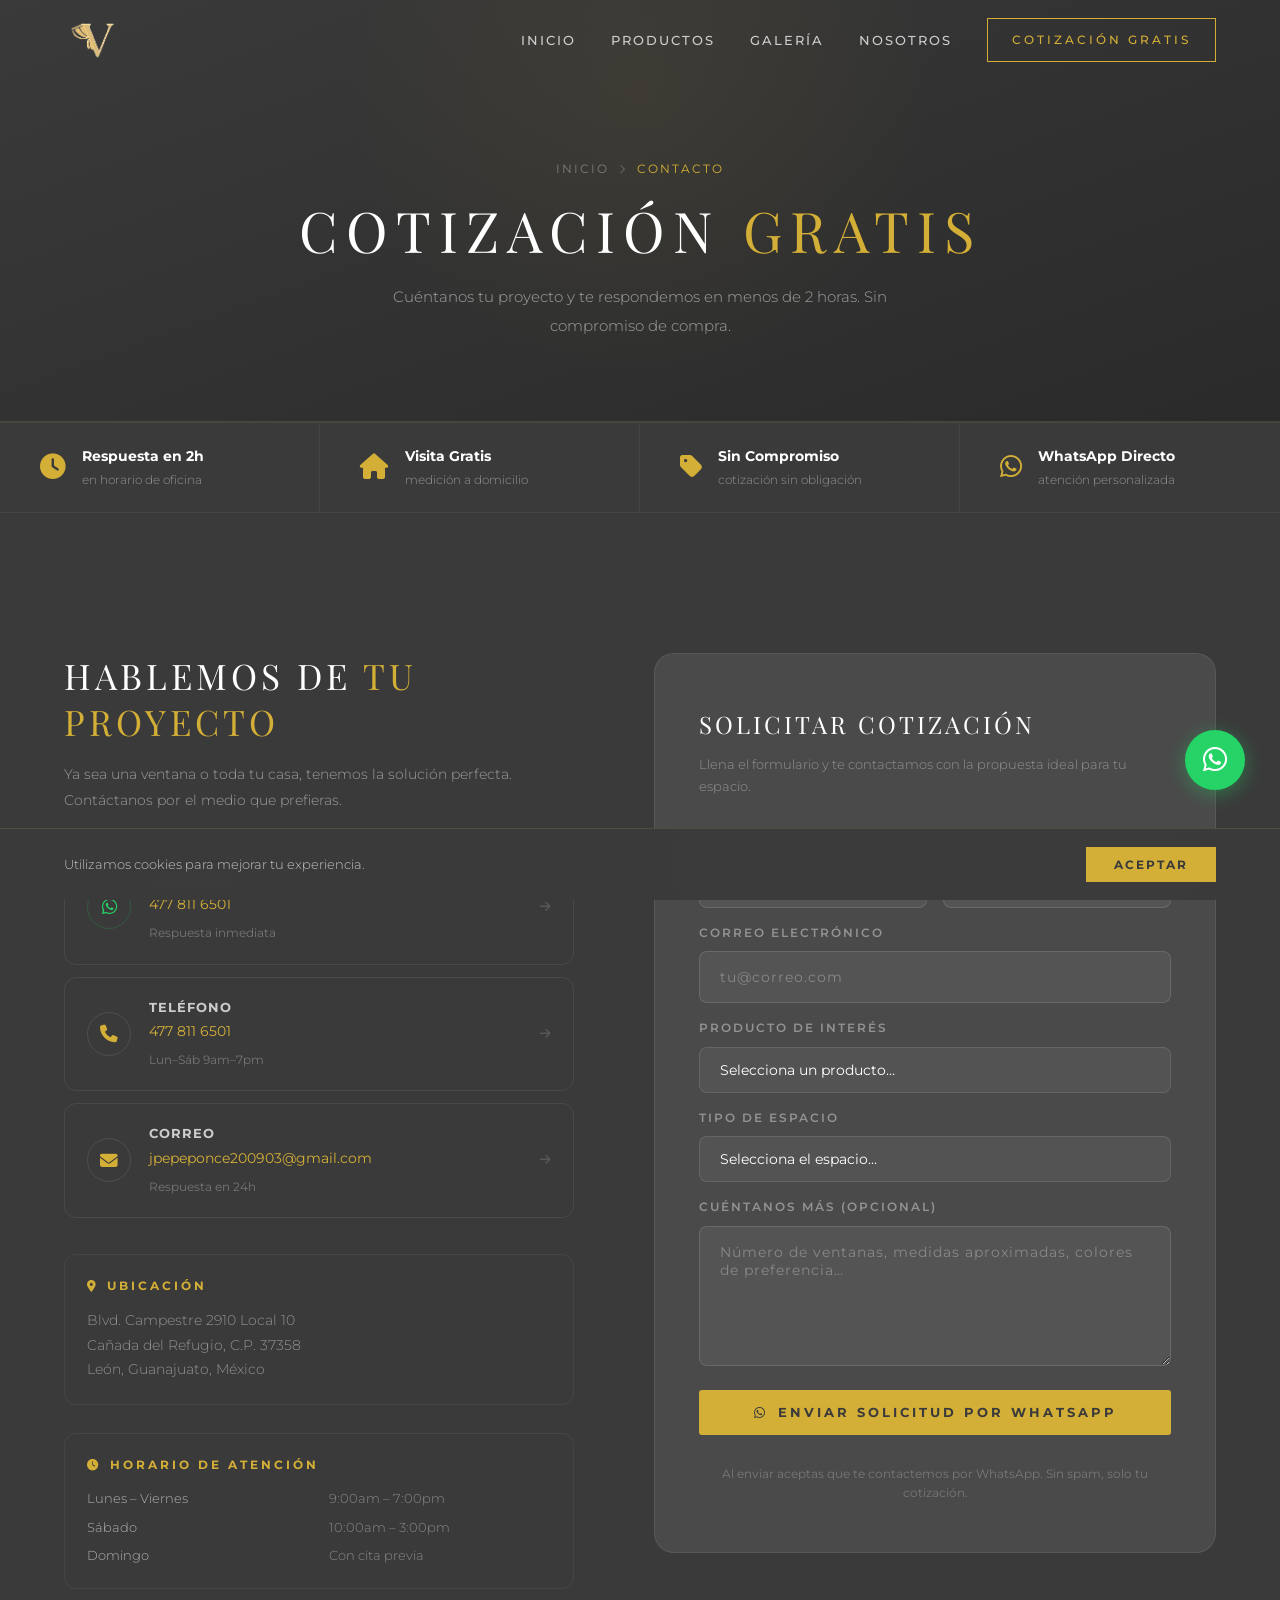
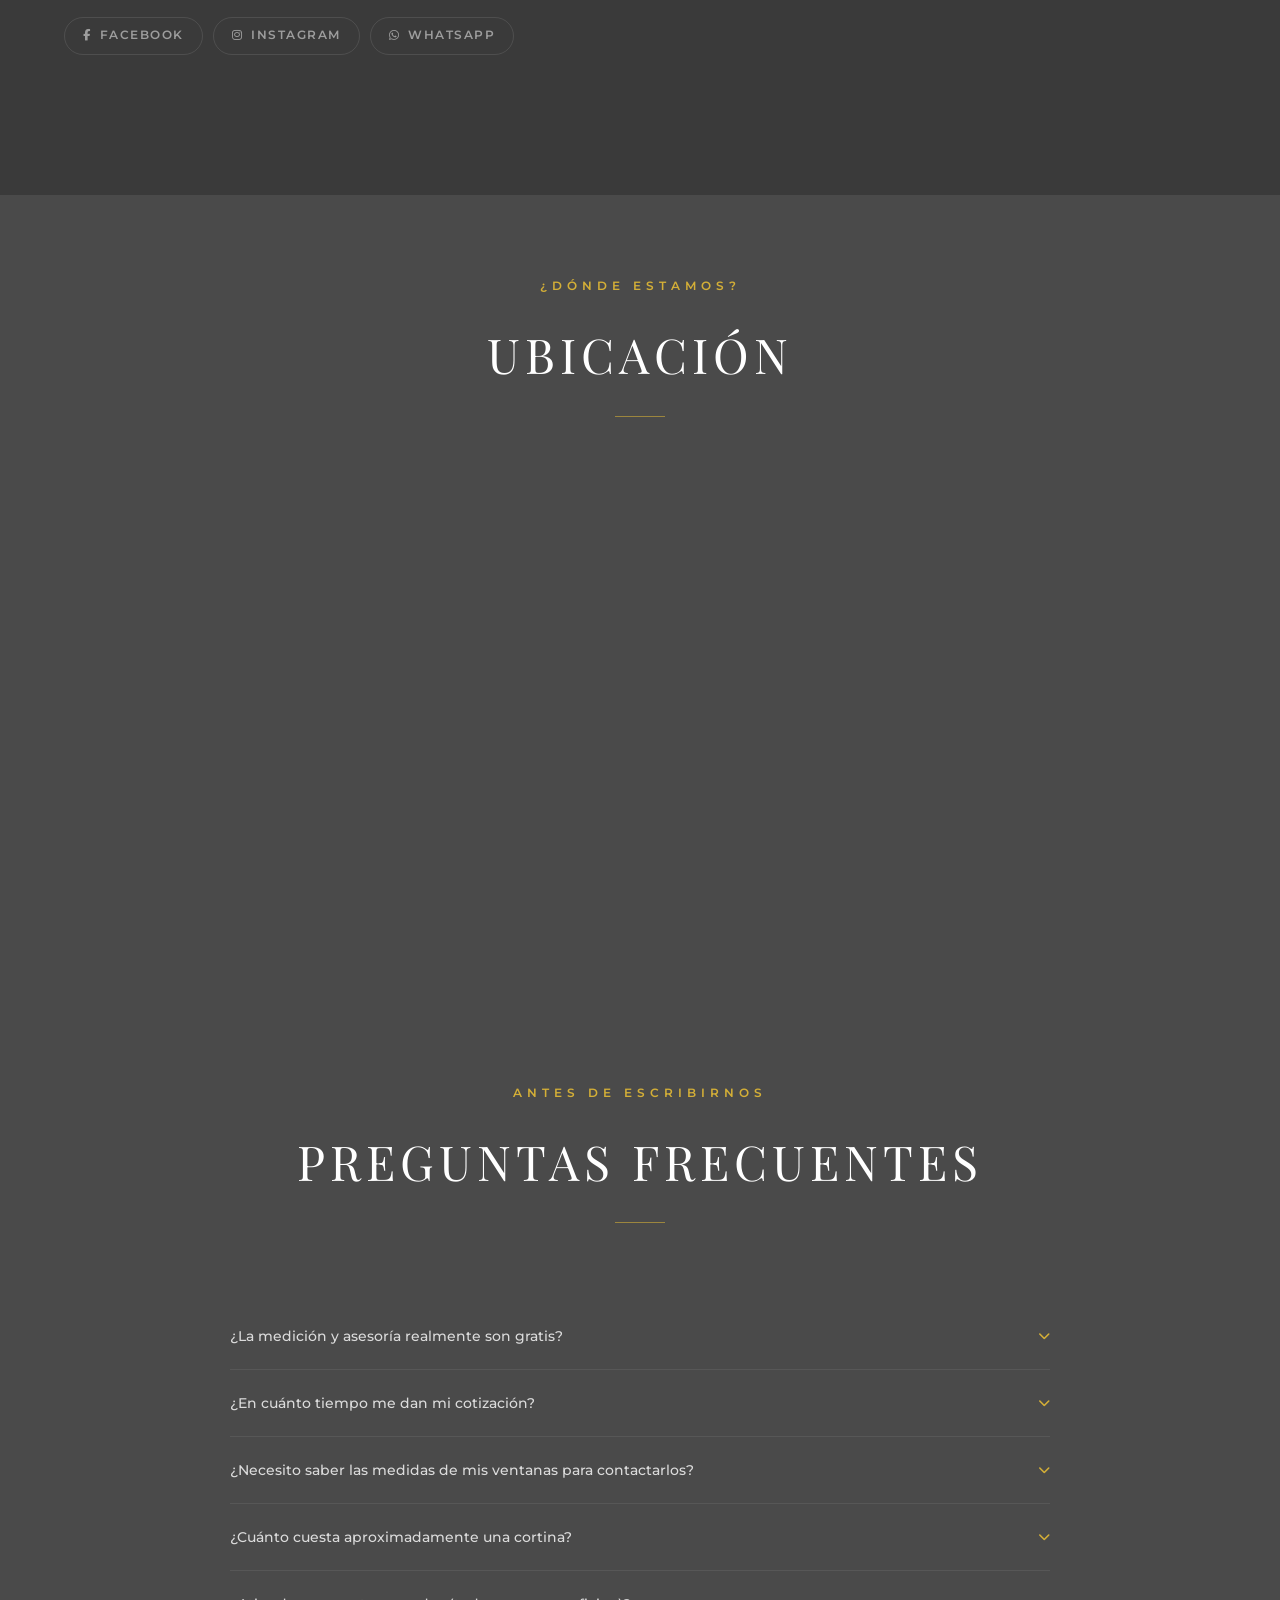
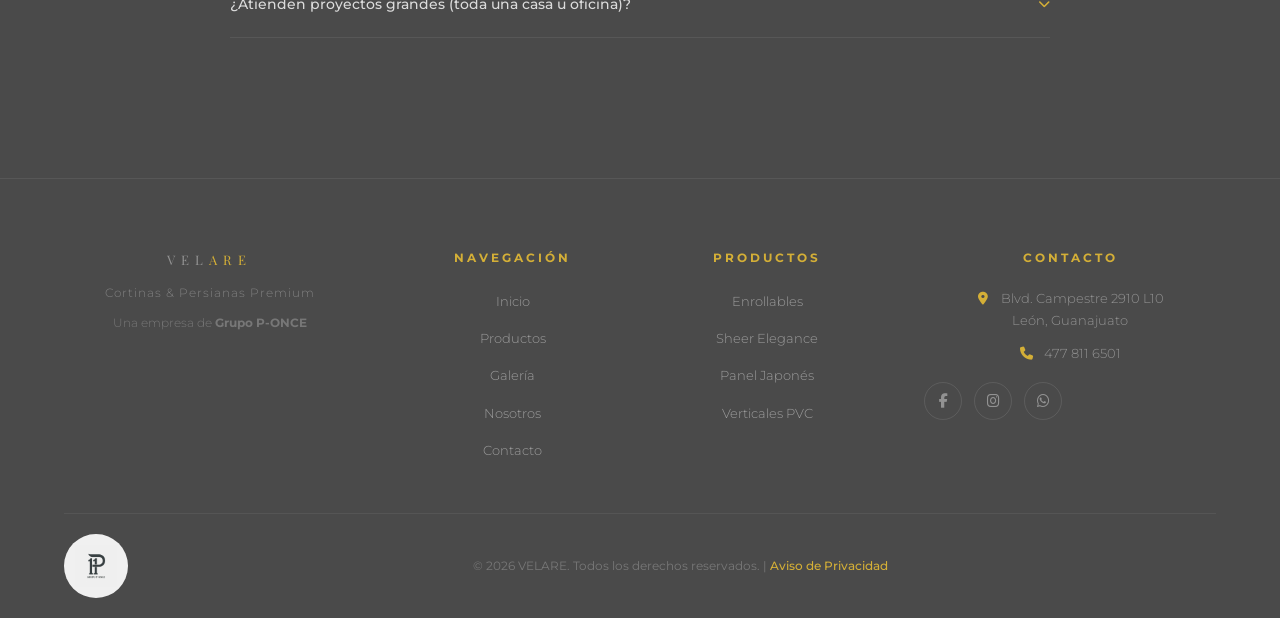
<file: contacto.html>
<!DOCTYPE html>
<html lang="es">
<head>
    <meta charset="UTF-8">
    <meta name="viewport" content="width=device-width, initial-scale=1.0">
    <title>Contacto | VELARE — Cotización Gratis en León, Guanajuato</title>
    <meta name="description" content="Solicita tu cotización gratis de cortinas y persianas VELARE. Medición a domicilio sin costo en León, Guanajuato. Respuesta en menos de 2 horas.">
    <link href="https://fonts.googleapis.com/css2?family=Montserrat:wght@300;400;500;600;700&family=Playfair+Display:ital,wght@0,400;0,500;0,700;1,400&display=swap" rel="stylesheet">
    <link rel="stylesheet" href="https://cdnjs.cloudflare.com/ajax/libs/font-awesome/6.5.0/css/all.min.css">
    <link rel="stylesheet" href="styles.css">
    <link rel="icon" type="image/png" href="assets/logo-v.png">
</head>
<body>

<!-- NAVBAR -->
<nav class="navbar scrolled" id="navbar">
    <a href="index.html" class="nav-brand">
        <img src="assets/logo-v.png" alt="VELARE Logo">
    </a>
    <div class="nav-links" id="navLinks">
        <a href="index.html">Inicio</a>
        <a href="productos.html">Productos</a>
        <a href="galeria.html">Galería</a>
        <a href="nosotros.html">Nosotros</a>
        <a href="contacto.html" class="nav-cta">Cotización Gratis</a>
    </div>
    <div class="hamburger" id="hamburger" onclick="toggleMenu()">
        <span></span><span></span><span></span>
    </div>
</nav>

<!-- PAGE HERO -->
<section class="page-hero page-hero-contact">
    <div class="page-hero-content">
        <nav class="breadcrumb" aria-label="Breadcrumb">
            <a href="index.html">Inicio</a>
            <i class="fas fa-chevron-right"></i>
            <span>Contacto</span>
        </nav>
        <h1>Cotización <span>Gratis</span></h1>
        <p>Cuéntanos tu proyecto y te respondemos en menos de 2 horas. Sin compromiso de compra.</p>
    </div>
</section>

<!-- PROMESAS -->
<div class="trust-strip trust-strip-dark">
    <div class="trust-item">
        <i class="fas fa-clock"></i>
        <div><strong>Respuesta en 2h</strong><span>en horario de oficina</span></div>
    </div>
    <div class="trust-item">
        <i class="fas fa-home"></i>
        <div><strong>Visita Gratis</strong><span>medición a domicilio</span></div>
    </div>
    <div class="trust-item">
        <i class="fas fa-tag"></i>
        <div><strong>Sin Compromiso</strong><span>cotización sin obligación</span></div>
    </div>
    <div class="trust-item">
        <i class="fab fa-whatsapp"></i>
        <div><strong>WhatsApp Directo</strong><span>atención personalizada</span></div>
    </div>
</div>

<!-- CONTACTO PRINCIPAL -->
<section class="section section-contacto-full">
    <div class="contacto-full-grid">

        <!-- INFO -->
        <div class="contacto-info-full reveal">
            <h2>Hablemos de <span>tu proyecto</span></h2>
            <p class="contacto-intro">Ya sea una ventana o toda tu casa, tenemos la solución perfecta. Contáctanos por el medio que prefieras.</p>

            <div class="contacto-methods">
                <a href="https://wa.me/524778116501" target="_blank" class="contact-method contact-method-wa">
                    <div class="cm-icon"><i class="fab fa-whatsapp"></i></div>
                    <div class="cm-body">
                        <strong>WhatsApp</strong>
                        <span>477 811 6501</span>
                        <small>Respuesta inmediata</small>
                    </div>
                    <i class="fas fa-arrow-right cm-arrow"></i>
                </a>
                <a href="tel:4778116501" class="contact-method">
                    <div class="cm-icon"><i class="fas fa-phone"></i></div>
                    <div class="cm-body">
                        <strong>Teléfono</strong>
                        <span>477 811 6501</span>
                        <small>Lun–Sáb 9am–7pm</small>
                    </div>
                    <i class="fas fa-arrow-right cm-arrow"></i>
                </a>
                <a href="mailto:jpepeponce200903@gmail.com" class="contact-method">
                    <div class="cm-icon"><i class="fas fa-envelope"></i></div>
                    <div class="cm-body">
                        <strong>Correo</strong>
                        <span>jpepeponce200903@gmail.com</span>
                        <small>Respuesta en 24h</small>
                    </div>
                    <i class="fas fa-arrow-right cm-arrow"></i>
                </a>
            </div>

            <div class="contacto-ubicacion">
                <h4><i class="fas fa-map-marker-alt"></i> Ubicación</h4>
                <p>Blvd. Campestre 2910 Local 10<br>Cañada del Refugio, C.P. 37358<br>León, Guanajuato, México</p>
            </div>

            <div class="contacto-horario">
                <h4><i class="fas fa-clock"></i> Horario de atención</h4>
                <div class="horario-grid">
                    <span>Lunes – Viernes</span><span>9:00am – 7:00pm</span>
                    <span>Sábado</span><span>10:00am – 3:00pm</span>
                    <span>Domingo</span><span>Con cita previa</span>
                </div>
            </div>

            <div class="contacto-social-full">
                <a href="https://www.facebook.com/GrupoP11" target="_blank" class="social-pill"><i class="fab fa-facebook-f"></i> Facebook</a>
                <a href="https://www.instagram.com/grupo.p11/" target="_blank" class="social-pill"><i class="fab fa-instagram"></i> Instagram</a>
                <a href="https://wa.me/524778116501" target="_blank" class="social-pill social-pill-wa"><i class="fab fa-whatsapp"></i> WhatsApp</a>
            </div>
        </div>

        <!-- FORM -->
        <div class="contacto-form-full reveal">
            <div class="form-card">
                <h3>Solicitar cotización</h3>
                <p class="form-subtitle">Llena el formulario y te contactamos con la propuesta ideal para tu espacio.</p>

                <div id="contactFormMain">
                    <div class="form-row">
                        <div class="form-group">
                            <label for="c-name">Nombre completo *</label>
                            <input type="text" id="c-name" placeholder="Tu nombre" autocomplete="name">
                            <span class="form-error">Por favor ingresa tu nombre.</span>
                        </div>
                        <div class="form-group">
                            <label for="c-phone">Teléfono *</label>
                            <input type="tel" id="c-phone" placeholder="477 000 0000" autocomplete="tel">
                            <span class="form-error">Ingresa un teléfono válido.</span>
                        </div>
                    </div>
                    <div class="form-group">
                        <label for="c-email">Correo electrónico</label>
                        <input type="email" id="c-email" placeholder="tu@correo.com" autocomplete="email">
                    </div>
                    <div class="form-group">
                        <label for="c-producto">Producto de interés</label>
                        <select id="c-producto">
                            <option value="">Selecciona un producto…</option>
                            <option value="Enrollables">Enrollables</option>
                            <option value="Sheer Elegance">Sheer Elegance</option>
                            <option value="Panel Japonés">Panel Japonés</option>
                            <option value="Verticales PVC">Verticales PVC</option>
                            <option value="No sé aún">No sé aún, necesito asesoría</option>
                        </select>
                    </div>
                    <div class="form-group">
                        <label for="c-espacio">Tipo de espacio</label>
                        <select id="c-espacio">
                            <option value="">Selecciona el espacio…</option>
                            <option value="Casa / Residencia">Casa / Residencia</option>
                            <option value="Oficina">Oficina</option>
                            <option value="Local comercial">Local comercial</option>
                            <option value="Departamento">Departamento</option>
                            <option value="Otro">Otro</option>
                        </select>
                    </div>
                    <div class="form-group">
                        <label for="c-mensaje">Cuéntanos más (opcional)</label>
                        <textarea id="c-mensaje" placeholder="Número de ventanas, medidas aproximadas, colores de preferencia…" rows="4"></textarea>
                    </div>
                    <button type="button" class="btn-gold btn-full" onclick="enviarCotizacion()">
                        <i class="fab fa-whatsapp"></i> Enviar solicitud por WhatsApp
                    </button>
                    <p class="form-disclaimer">Al enviar aceptas que te contactemos por WhatsApp. Sin spam, solo tu cotización.</p>
                </div>

                <div id="formSuccessMain" class="form-success">
                    <i class="fas fa-check-circle"></i>
                    <h4>¡Solicitud enviada!</h4>
                    <p>Te hemos redirigido a WhatsApp con todos los detalles. Nuestro equipo te responderá en breve.</p>
                    <button class="btn-outline-dark" onclick="resetForm()">Enviar otra consulta</button>
                </div>
            </div>
        </div>

    </div>
</section>

<!-- MAPA -->
<section class="section-mapa">
    <div class="mapa-header reveal">
        <span class="section-label">¿Dónde estamos?</span>
        <h2 class="section-title">Ubicación</h2>
        <div class="section-line"></div>
    </div>
    <div class="mapa-container">
        <iframe
            src="https://www.google.com/maps/embed?pb=!1m18!1m12!1m3!1d3721.9!2d-101.6869!3d21.1236!2m3!1f0!2f0!3f0!3m2!1i1024!2i768!4f13.1!3m3!1m2!1s0x842bbf4c7e2e5555%3A0x1234567890abcdef!2sBlvd.%20Campestre%202910%2C%20Ca%C3%B1ada%20del%20Refugio%2C%2037358%20Le%C3%B3n%2C%20Gto.!5e0!3m2!1ses!2smx!4v1234567890"
            width="100%" height="450" style="border:0;" allowfullscreen="" loading="lazy"
            referrerpolicy="no-referrer-when-downgrade"
            title="Ubicación VELARE — Blvd. Campestre 2910, León">
        </iframe>
    </div>
</section>

<!-- FAQ -->
<section class="section section-faq section-faq-contacto">
    <div class="section-header reveal">
        <span class="section-label">Antes de escribirnos</span>
        <h2 class="section-title">Preguntas Frecuentes</h2>
        <div class="section-line"></div>
    </div>
    <div class="faq-list">
        <div class="faq-item reveal">
            <button class="faq-q" onclick="toggleFaq(this)">
                ¿La medición y asesoría realmente son gratis?
                <i class="fas fa-chevron-down"></i>
            </button>
            <div class="faq-a">
                <p>Sí, completamente gratis y sin obligación de compra. Vamos a tu domicilio, medimos todas las ventanas que desees y te damos una cotización detallada. Si decides no comprar, no hay ningún problema.</p>
            </div>
        </div>
        <div class="faq-item reveal">
            <button class="faq-q" onclick="toggleFaq(this)">
                ¿En cuánto tiempo me dan mi cotización?
                <i class="fas fa-chevron-down"></i>
            </button>
            <div class="faq-a">
                <p>Si nos escribes por WhatsApp o llenan el formulario durante horario de oficina (Lun–Vie 9am–7pm, Sáb 10am–3pm), respondemos en menos de 2 horas. Fuera de horario, respondemos a primera hora del siguiente día hábil.</p>
            </div>
        </div>
        <div class="faq-item reveal">
            <button class="faq-q" onclick="toggleFaq(this)">
                ¿Necesito saber las medidas de mis ventanas para contactarlos?
                <i class="fas fa-chevron-down"></i>
            </button>
            <div class="faq-a">
                <p>No es necesario. Nosotros vamos a medir. Si ya tienes las medidas, podemos darte una cotización preliminar por WhatsApp de inmediato. De cualquier forma, siempre hacemos una visita de confirmación antes de fabricar.</p>
            </div>
        </div>
        <div class="faq-item reveal">
            <button class="faq-q" onclick="toggleFaq(this)">
                ¿Cuánto cuesta aproximadamente una cortina?
                <i class="fas fa-chevron-down"></i>
            </button>
            <div class="faq-a">
                <p>Los precios varían según el tipo de producto, las dimensiones y la tela elegida. Tenemos opciones para todos los presupuestos. Contáctanos y te damos una cotización exacta sin compromiso.</p>
            </div>
        </div>
        <div class="faq-item reveal">
            <button class="faq-q" onclick="toggleFaq(this)">
                ¿Atienden proyectos grandes (toda una casa u oficina)?
                <i class="fas fa-chevron-down"></i>
            </button>
            <div class="faq-a">
                <p>Sí. De hecho los proyectos grandes son nuestra especialidad. Coordinamos medición, producción e instalación de forma integral para que no tengas que preocuparte por nada. Contamos con precios especiales por volumen.</p>
            </div>
        </div>
    </div>
</section>

<!-- FOOTER -->
<footer class="footer">
    <div class="footer-grid">
        <div class="footer-col">
            <p class="footer-brand">Vel<span>are</span></p>
            <p class="footer-tagline">Cortinas & Persianas Premium</p>
            <p class="footer-sub">Una empresa de <strong>Grupo P-ONCE</strong></p>
        </div>
        <div class="footer-col">
            <h4>Navegación</h4>
            <ul>
                <li><a href="index.html">Inicio</a></li>
                <li><a href="productos.html">Productos</a></li>
                <li><a href="galeria.html">Galería</a></li>
                <li><a href="nosotros.html">Nosotros</a></li>
                <li><a href="contacto.html">Contacto</a></li>
            </ul>
        </div>
        <div class="footer-col">
            <h4>Productos</h4>
            <ul>
                <li><a href="productos.html#enrollables">Enrollables</a></li>
                <li><a href="productos.html#sheer">Sheer Elegance</a></li>
                <li><a href="productos.html#panel">Panel Japonés</a></li>
                <li><a href="productos.html#vertical">Verticales PVC</a></li>
            </ul>
        </div>
        <div class="footer-col">
            <h4>Contacto</h4>
            <p><i class="fas fa-map-marker-alt"></i> Blvd. Campestre 2910 L10<br>León, Guanajuato</p>
            <p><i class="fas fa-phone"></i> <a href="tel:4778116501">477 811 6501</a></p>
            <div class="footer-social">
                <a href="https://www.facebook.com/GrupoP11" target="_blank"><i class="fab fa-facebook-f"></i></a>
                <a href="https://www.instagram.com/grupo.p11/" target="_blank"><i class="fab fa-instagram"></i></a>
                <a href="https://wa.me/524778116501" target="_blank"><i class="fab fa-whatsapp"></i></a>
            </div>
        </div>
    </div>
    <div class="footer-bottom">
        <a href="https://grupo-p-once.vercel.app" target="_blank" rel="noopener" class="footer-p11-link">
            <img src="assets/logo-p11-full.png" alt="Grupo P-ONCE" class="footer-p11-logo">
        </a>
        <p>© 2026 VELARE. Todos los derechos reservados. | <span class="footer-link" onclick="openModal()">Aviso de Privacidad</span></p>
    </div>
</footer>

<a href="https://wa.me/524778116501" class="whatsapp-float" target="_blank" aria-label="WhatsApp"><i class="fab fa-whatsapp"></i></a>
<div class="cookie-banner" id="cookieBanner">
    <p>Utilizamos cookies para mejorar tu experiencia.</p>
    <button onclick="acceptCookies()">Aceptar</button>
</div>
<div id="privacyModal" class="modal">
    <div class="modal-content">
        <span class="modal-close" onclick="closeModal()">&times;</span>
        <h2>Aviso de Privacidad</h2>
        <p><strong>VELARE — Grupo P-ONCE</strong> es responsable de sus datos personales conforme a la LFPDPPP. Contacto: jpepeponce200903@gmail.com</p>
    </div>
</div>

<script src="js/main.js"></script>
<script>
// Pre-llenar producto si viene de productos.html
window.addEventListener('DOMContentLoaded', () => {
    const prod = sessionStorage.getItem('velareProducto');
    const params = new URLSearchParams(window.location.search);
    const prodParam = params.get('producto');
    const names = { enrollables: 'Enrollables', sheer: 'Sheer Elegance', panel: 'Panel Japonés', vertical: 'Verticales PVC' };
    const selected = prod || (prodParam && names[prodParam]) || '';
    if (selected) {
        const sel = document.getElementById('c-producto');
        for (let opt of sel.options) {
            if (opt.value === selected) { opt.selected = true; break; }
        }
        sessionStorage.removeItem('velareProducto');
    }
});

function enviarCotizacion() {
    const name    = document.getElementById('c-name');
    const phone   = document.getElementById('c-phone');
    const email   = document.getElementById('c-email');
    const prod    = document.getElementById('c-producto');
    const espacio = document.getElementById('c-espacio');
    const msg     = document.getElementById('c-mensaje');
    let valid = true;

    // Reset errores
    document.querySelectorAll('.form-group').forEach(g => g.classList.remove('has-error'));
    document.querySelectorAll('.form-error').forEach(e => e.style.display = 'none');

    if (!name.value.trim()) { showErr(name); valid = false; }
    if (!phone.value.trim() || phone.value.trim().length < 7) { showErr(phone); valid = false; }
    if (!valid) return;

    const wa = encodeURIComponent(
        `¡Hola VELARE! 👋 Quiero solicitar una cotización.\n\n` +
        `*Nombre:* ${name.value.trim()}\n` +
        `*Teléfono:* ${phone.value.trim()}\n` +
        (email.value.trim() ? `*Correo:* ${email.value.trim()}\n` : '') +
        (prod.value ? `*Producto:* ${prod.value}\n` : '') +
        (espacio.value ? `*Espacio:* ${espacio.value}\n` : '') +
        (msg.value.trim() ? `\n*Detalles:*\n${msg.value.trim()}` : '')
    );
    window.open(`https://wa.me/524778116501?text=${wa}`, '_blank');

    document.getElementById('contactFormMain').style.display = 'none';
    document.getElementById('formSuccessMain').style.display = 'block';
}

function showErr(el) {
    const g = el.closest('.form-group');
    g.classList.add('has-error');
    const e = g.querySelector('.form-error');
    if (e) e.style.display = 'block';
}

function resetForm() {
    document.getElementById('contactFormMain').style.display = 'block';
    document.getElementById('formSuccessMain').style.display = 'none';
    document.getElementById('c-name').value = '';
    document.getElementById('c-phone').value = '';
    document.getElementById('c-email').value = '';
    document.getElementById('c-producto').selectedIndex = 0;
    document.getElementById('c-espacio').selectedIndex = 0;
    document.getElementById('c-mensaje').value = '';
}

// Inline validation
['c-name','c-phone'].forEach(id => {
    document.getElementById(id).addEventListener('blur', function() {
        const empty = id === 'c-phone'
            ? !this.value.trim() || this.value.trim().length < 7
            : !this.value.trim();
        if (empty) showErr(this);
        else {
            this.closest('.form-group').classList.remove('has-error');
            const e = this.closest('.form-group').querySelector('.form-error');
            if (e) e.style.display = 'none';
        }
    });
    document.getElementById(id).addEventListener('input', function() {
        if (this.value.trim()) {
            this.closest('.form-group').classList.remove('has-error');
            const e = this.closest('.form-group').querySelector('.form-error');
            if (e) e.style.display = 'none';
        }
    });
});

// FAQ accordion
function toggleFaq(btn) {
    const item = btn.closest('.faq-item');
    const open = item.classList.contains('open');
    document.querySelectorAll('.faq-item.open').forEach(i => i.classList.remove('open'));
    if (!open) item.classList.add('open');
}
</script>
</body>
</html>
</file>
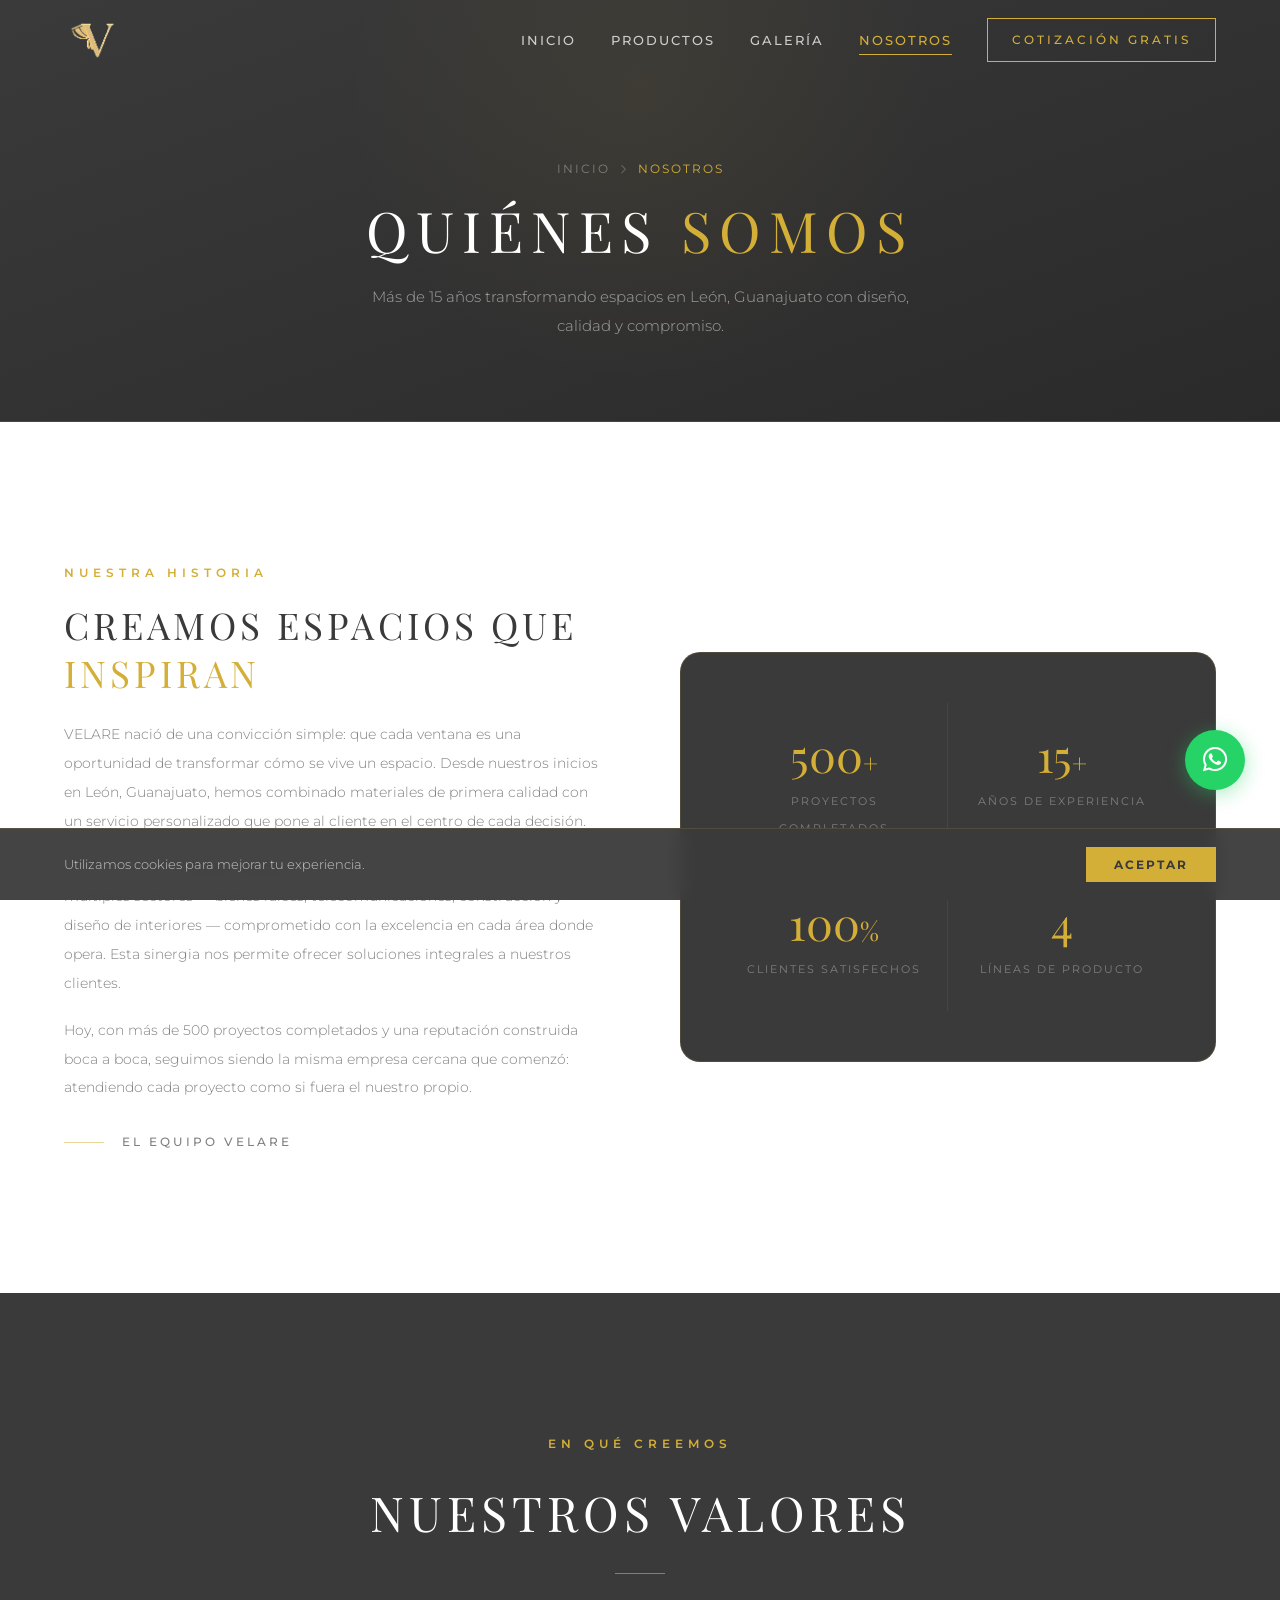
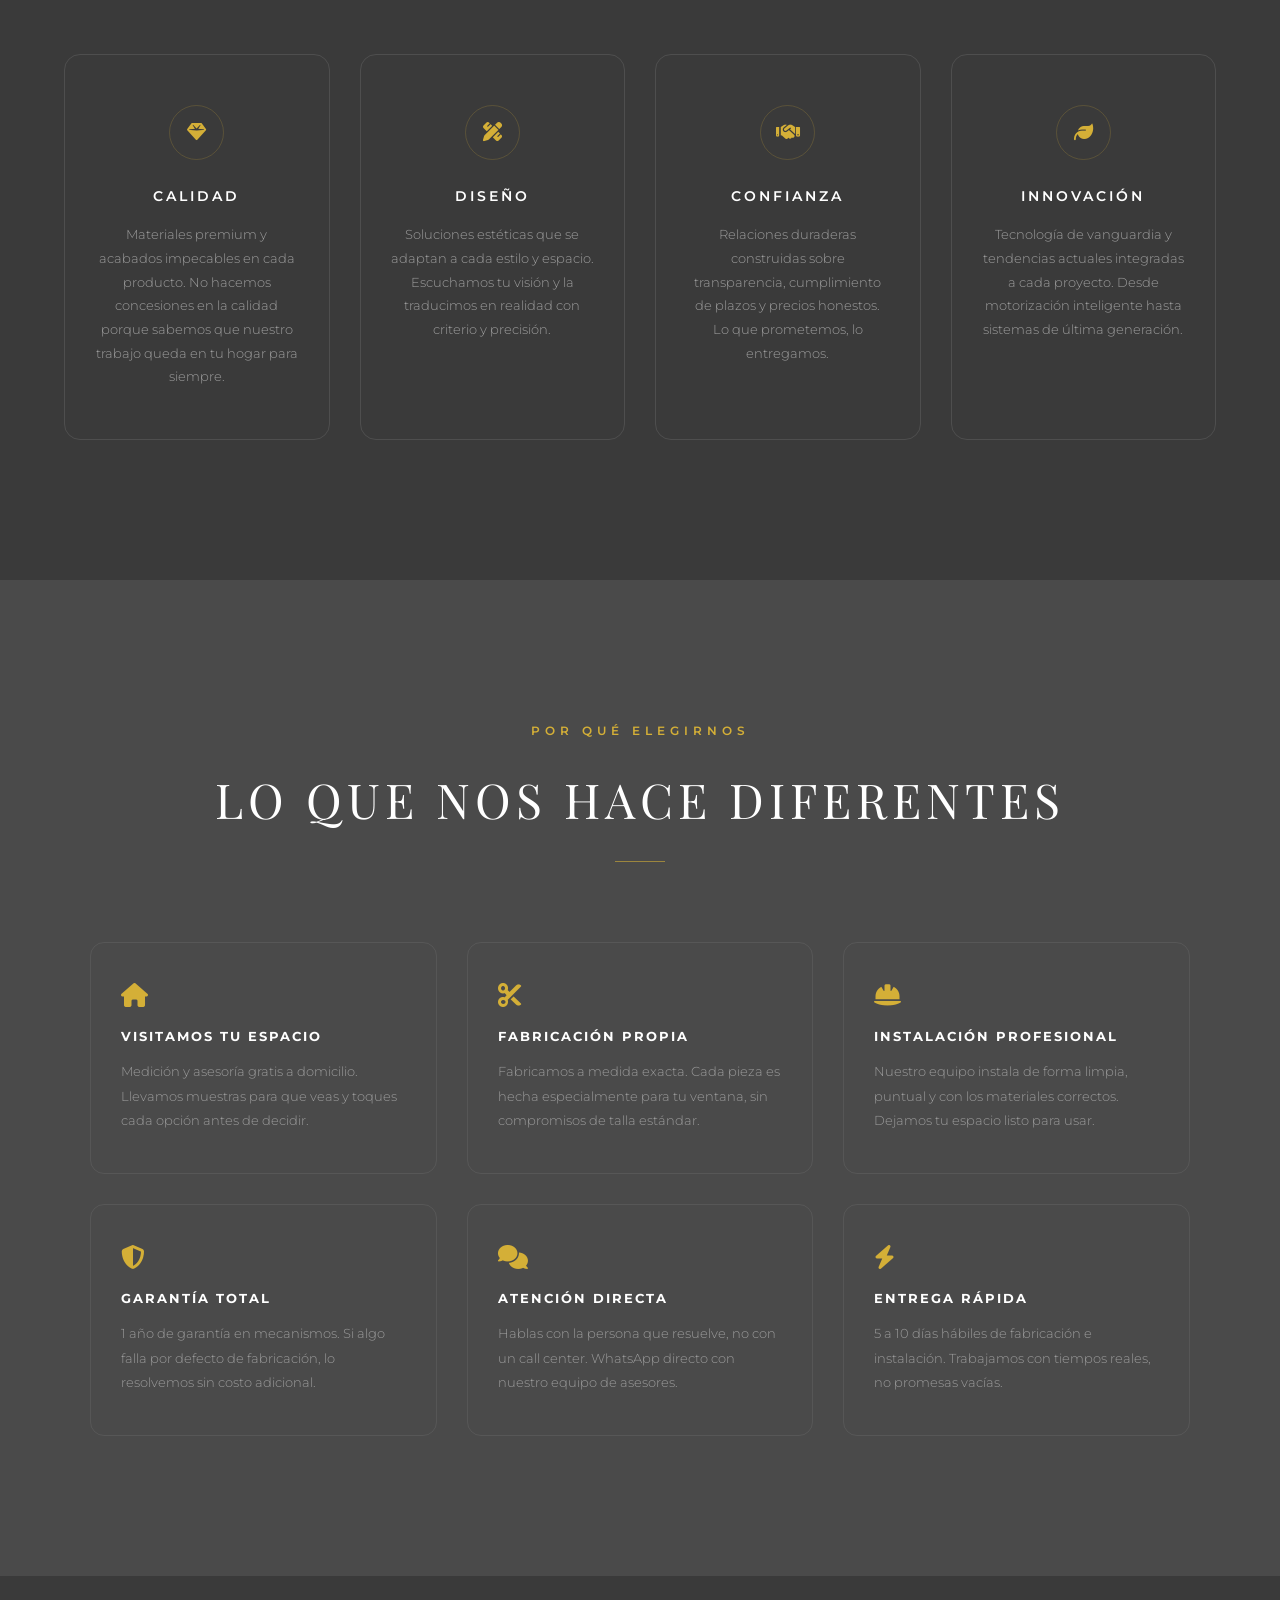
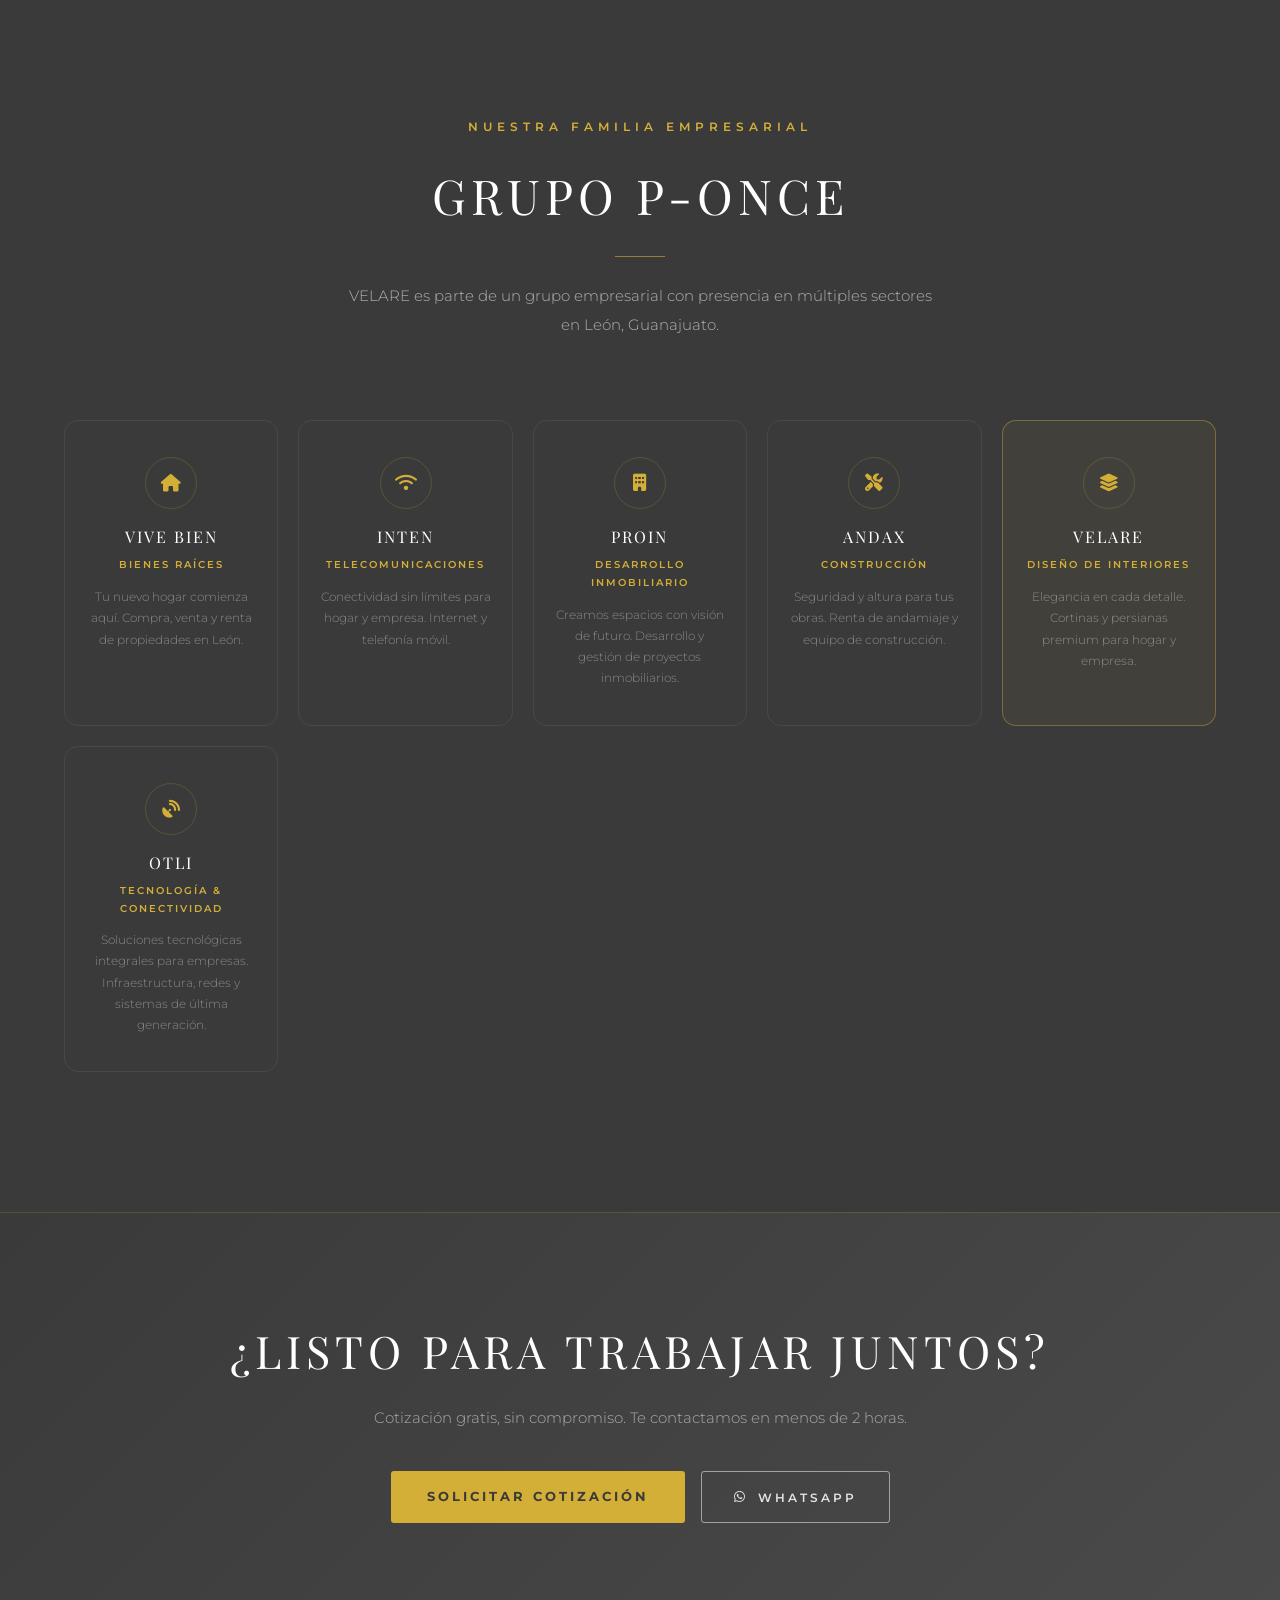
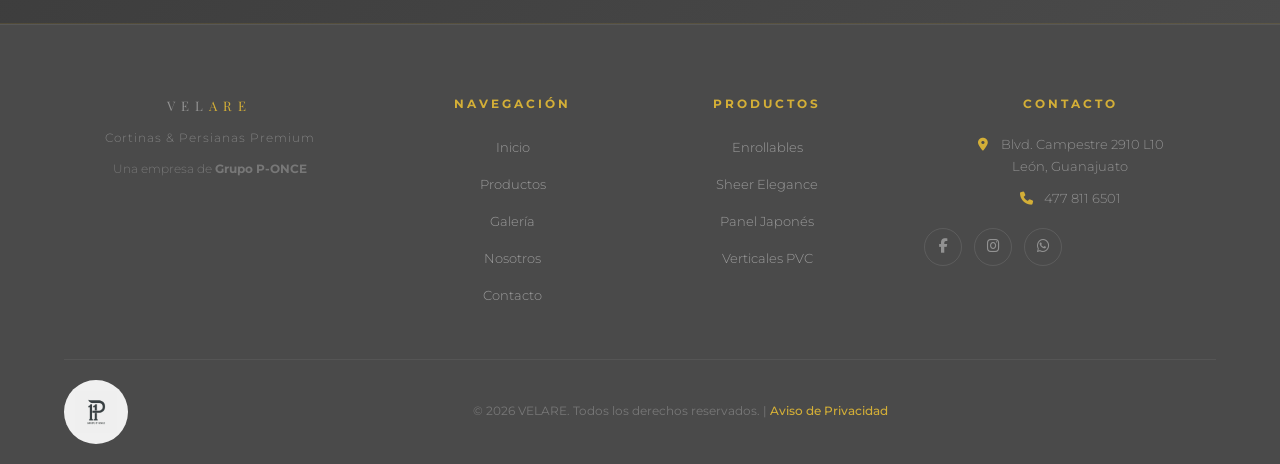
<file: nosotros.html>
<!DOCTYPE html>
<html lang="es">
<head>
    <meta charset="UTF-8">
    <meta name="viewport" content="width=device-width, initial-scale=1.0">
    <title>Nosotros | VELARE — Cortinas & Persianas Premium</title>
    <meta name="description" content="Conoce la historia de VELARE, parte de Grupo P-ONCE. 15+ años transformando espacios en León, Guanajuato con cortinas y persianas premium.">
    <link href="https://fonts.googleapis.com/css2?family=Montserrat:wght@300;400;500;600;700&family=Playfair+Display:ital,wght@0,400;0,500;0,700;1,400&display=swap" rel="stylesheet">
    <link rel="stylesheet" href="https://cdnjs.cloudflare.com/ajax/libs/font-awesome/6.5.0/css/all.min.css">
    <link rel="stylesheet" href="styles.css">
    <link rel="icon" type="image/png" href="assets/logo-v.png">
</head>
<body>

<!-- NAVBAR -->
<nav class="navbar scrolled" id="navbar">
    <a href="index.html" class="nav-brand">
        <img src="assets/logo-v.png" alt="VELARE Logo">
    </a>
    <div class="nav-links" id="navLinks">
        <a href="index.html">Inicio</a>
        <a href="productos.html">Productos</a>
        <a href="galeria.html">Galería</a>
        <a href="nosotros.html">Nosotros</a>
        <a href="contacto.html" class="nav-cta">Cotización Gratis</a>
    </div>
    <div class="hamburger" id="hamburger" onclick="toggleMenu()">
        <span></span><span></span><span></span>
    </div>
</nav>

<!-- PAGE HERO -->
<section class="page-hero">
    <div class="page-hero-content">
        <nav class="breadcrumb" aria-label="Breadcrumb">
            <a href="index.html">Inicio</a>
            <i class="fas fa-chevron-right"></i>
            <span>Nosotros</span>
        </nav>
        <h1>Quiénes <span>Somos</span></h1>
        <p>Más de 15 años transformando espacios en León, Guanajuato con diseño, calidad y compromiso.</p>
    </div>
</section>

<!-- HISTORIA -->
<section class="section section-historia">
    <div class="historia-grid">
        <div class="historia-content reveal">
            <span class="section-label">Nuestra Historia</span>
            <h2>Creamos espacios que <span>inspiran</span></h2>
            <p>VELARE nació de una convicción simple: que cada ventana es una oportunidad de transformar cómo se vive un espacio. Desde nuestros inicios en León, Guanajuato, hemos combinado materiales de primera calidad con un servicio personalizado que pone al cliente en el centro de cada decisión.</p>
            <p>Somos parte de <strong>Grupo P-ONCE</strong>, un grupo empresarial con presencia en múltiples sectores — bienes raíces, telecomunicaciones, construcción y diseño de interiores — comprometido con la excelencia en cada área donde opera. Esta sinergia nos permite ofrecer soluciones integrales a nuestros clientes.</p>
            <p>Hoy, con más de 500 proyectos completados y una reputación construida boca a boca, seguimos siendo la misma empresa cercana que comenzó: atendiendo cada proyecto como si fuera el nuestro propio.</p>
            <div class="historia-firma">
                <div class="firma-line"></div>
                <span>El equipo VELARE</span>
            </div>
        </div>
        <div class="historia-visual reveal">
            <div class="historia-stats-card">
                <div class="hstat">
                    <span class="hstat-num">500<small>+</small></span>
                    <span class="hstat-label">Proyectos completados</span>
                </div>
                <div class="hstat">
                    <span class="hstat-num">15<small>+</small></span>
                    <span class="hstat-label">Años de experiencia</span>
                </div>
                <div class="hstat">
                    <span class="hstat-num">100<small>%</small></span>
                    <span class="hstat-label">Clientes satisfechos</span>
                </div>
                <div class="hstat">
                    <span class="hstat-num">4</span>
                    <span class="hstat-label">Líneas de producto</span>
                </div>
            </div>
        </div>
    </div>
</section>

<!-- VALORES -->
<section class="section section-valores">
    <div class="section-header reveal">
        <span class="section-label">En qué creemos</span>
        <h2 class="section-title">Nuestros Valores</h2>
        <div class="section-line"></div>
    </div>
    <div class="valores-grid">
        <div class="valor-item reveal">
            <div class="valor-icon"><i class="fas fa-gem"></i></div>
            <h3>Calidad</h3>
            <p>Materiales premium y acabados impecables en cada producto. No hacemos concesiones en la calidad porque sabemos que nuestro trabajo queda en tu hogar para siempre.</p>
        </div>
        <div class="valor-item reveal">
            <div class="valor-icon"><i class="fas fa-pencil-ruler"></i></div>
            <h3>Diseño</h3>
            <p>Soluciones estéticas que se adaptan a cada estilo y espacio. Escuchamos tu visión y la traducimos en realidad con criterio y precisión.</p>
        </div>
        <div class="valor-item reveal">
            <div class="valor-icon"><i class="fas fa-handshake"></i></div>
            <h3>Confianza</h3>
            <p>Relaciones duraderas construidas sobre transparencia, cumplimiento de plazos y precios honestos. Lo que prometemos, lo entregamos.</p>
        </div>
        <div class="valor-item reveal">
            <div class="valor-icon"><i class="fas fa-leaf"></i></div>
            <h3>Innovación</h3>
            <p>Tecnología de vanguardia y tendencias actuales integradas a cada proyecto. Desde motorización inteligente hasta sistemas de última generación.</p>
        </div>
    </div>
</section>

<!-- PROCESO / DIFERENCIADORES -->
<section class="section section-diferenciadores">
    <div class="section-header reveal">
        <span class="section-label">Por qué elegirnos</span>
        <h2 class="section-title">Lo que nos hace diferentes</h2>
        <div class="section-line"></div>
    </div>
    <div class="dif-grid">
        <div class="dif-item reveal">
            <i class="fas fa-home"></i>
            <h4>Visitamos tu espacio</h4>
            <p>Medición y asesoría gratis a domicilio. Llevamos muestras para que veas y toques cada opción antes de decidir.</p>
        </div>
        <div class="dif-item reveal">
            <i class="fas fa-cut"></i>
            <h4>Fabricación propia</h4>
            <p>Fabricamos a medida exacta. Cada pieza es hecha especialmente para tu ventana, sin compromisos de talla estándar.</p>
        </div>
        <div class="dif-item reveal">
            <i class="fas fa-hard-hat"></i>
            <h4>Instalación profesional</h4>
            <p>Nuestro equipo instala de forma limpia, puntual y con los materiales correctos. Dejamos tu espacio listo para usar.</p>
        </div>
        <div class="dif-item reveal">
            <i class="fas fa-shield-alt"></i>
            <h4>Garantía total</h4>
            <p>1 año de garantía en mecanismos. Si algo falla por defecto de fabricación, lo resolvemos sin costo adicional.</p>
        </div>
        <div class="dif-item reveal">
            <i class="fas fa-comments"></i>
            <h4>Atención directa</h4>
            <p>Hablas con la persona que resuelve, no con un call center. WhatsApp directo con nuestro equipo de asesores.</p>
        </div>
        <div class="dif-item reveal">
            <i class="fas fa-bolt"></i>
            <h4>Entrega rápida</h4>
            <p>5 a 10 días hábiles de fabricación e instalación. Trabajamos con tiempos reales, no promesas vacías.</p>
        </div>
    </div>
</section>

<!-- GRUPO P-ONCE -->
<section class="section section-grupo">
    <div class="section-header reveal">
        <span class="section-label">Nuestra familia empresarial</span>
        <h2 class="section-title">Grupo P-ONCE</h2>
        <div class="section-line"></div>
        <p class="section-desc">VELARE es parte de un grupo empresarial con presencia en múltiples sectores en León, Guanajuato.</p>
    </div>
    <div class="grupo-grid">
        <div class="grupo-card reveal">
            <div class="grupo-icon"><i class="fas fa-home"></i></div>
            <h4>Vive Bien</h4>
            <span class="grupo-sector">Bienes Raíces</span>
            <p>Tu nuevo hogar comienza aquí. Compra, venta y renta de propiedades en León.</p>
        </div>
        <div class="grupo-card reveal">
            <div class="grupo-icon"><i class="fas fa-wifi"></i></div>
            <h4>INTEN</h4>
            <span class="grupo-sector">Telecomunicaciones</span>
            <p>Conectividad sin límites para hogar y empresa. Internet y telefonía móvil.</p>
        </div>
        <div class="grupo-card reveal">
            <div class="grupo-icon"><i class="fas fa-building"></i></div>
            <h4>PROIN</h4>
            <span class="grupo-sector">Desarrollo Inmobiliario</span>
            <p>Creamos espacios con visión de futuro. Desarrollo y gestión de proyectos inmobiliarios.</p>
        </div>
        <div class="grupo-card reveal">
            <div class="grupo-icon"><i class="fas fa-tools"></i></div>
            <h4>ANDAX</h4>
            <span class="grupo-sector">Construcción</span>
            <p>Seguridad y altura para tus obras. Renta de andamiaje y equipo de construcción.</p>
        </div>
        <div class="grupo-card reveal grupo-card-active">
            <div class="grupo-icon"><i class="fas fa-layer-group"></i></div>
            <h4>VELARE</h4>
            <span class="grupo-sector">Diseño de Interiores</span>
            <p>Elegancia en cada detalle. Cortinas y persianas premium para hogar y empresa.</p>
        </div>
        <div class="grupo-card reveal">
            <div class="grupo-icon"><i class="fas fa-satellite-dish"></i></div>
            <h4>OTLI</h4>
            <span class="grupo-sector">Tecnología & Conectividad</span>
            <p>Soluciones tecnológicas integrales para empresas. Infraestructura, redes y sistemas de última generación.</p>
        </div>
    </div>
</section>

<!-- CTA -->
<section class="section-cta-band">
    <div class="cta-band-content reveal">
        <h2>¿Listo para trabajar juntos?</h2>
        <p>Cotización gratis, sin compromiso. Te contactamos en menos de 2 horas.</p>
        <div class="cta-band-btns">
            <a href="contacto.html" class="btn-gold">Solicitar cotización</a>
            <a href="https://wa.me/524778116501" target="_blank" class="btn-outline-light"><i class="fab fa-whatsapp"></i> WhatsApp</a>
        </div>
    </div>
</section>

<!-- FOOTER -->
<footer class="footer">
    <div class="footer-grid">
        <div class="footer-col">
            <p class="footer-brand">Vel<span>are</span></p>
            <p class="footer-tagline">Cortinas & Persianas Premium</p>
            <p class="footer-sub">Una empresa de <strong>Grupo P-ONCE</strong></p>
        </div>
        <div class="footer-col">
            <h4>Navegación</h4>
            <ul>
                <li><a href="index.html">Inicio</a></li>
                <li><a href="productos.html">Productos</a></li>
                <li><a href="galeria.html">Galería</a></li>
                <li><a href="nosotros.html">Nosotros</a></li>
                <li><a href="contacto.html">Contacto</a></li>
            </ul>
        </div>
        <div class="footer-col">
            <h4>Productos</h4>
            <ul>
                <li><a href="productos.html#enrollables">Enrollables</a></li>
                <li><a href="productos.html#sheer">Sheer Elegance</a></li>
                <li><a href="productos.html#panel">Panel Japonés</a></li>
                <li><a href="productos.html#vertical">Verticales PVC</a></li>
            </ul>
        </div>
        <div class="footer-col">
            <h4>Contacto</h4>
            <p><i class="fas fa-map-marker-alt"></i> Blvd. Campestre 2910 L10<br>León, Guanajuato</p>
            <p><i class="fas fa-phone"></i> <a href="tel:4778116501">477 811 6501</a></p>
            <div class="footer-social">
                <a href="https://www.facebook.com/GrupoP11" target="_blank"><i class="fab fa-facebook-f"></i></a>
                <a href="https://www.instagram.com/grupo.p11/" target="_blank"><i class="fab fa-instagram"></i></a>
                <a href="https://wa.me/524778116501" target="_blank"><i class="fab fa-whatsapp"></i></a>
            </div>
        </div>
    </div>
    <div class="footer-bottom">
        <a href="https://grupo-p-once.vercel.app" target="_blank" rel="noopener" class="footer-p11-link">
            <img src="assets/logo-p11-full.png" alt="Grupo P-ONCE" class="footer-p11-logo">
        </a>
        <p>© 2026 VELARE. Todos los derechos reservados. | <span class="footer-link" onclick="openModal()">Aviso de Privacidad</span></p>
    </div>
</footer>

<a href="https://wa.me/524778116501" class="whatsapp-float" target="_blank" aria-label="WhatsApp"><i class="fab fa-whatsapp"></i></a>
<div class="cookie-banner" id="cookieBanner">
    <p>Utilizamos cookies para mejorar tu experiencia.</p>
    <button onclick="acceptCookies()">Aceptar</button>
</div>
<div id="privacyModal" class="modal">
    <div class="modal-content">
        <span class="modal-close" onclick="closeModal()">&times;</span>
        <h2>Aviso de Privacidad</h2>
        <p><strong>VELARE — Grupo P-ONCE</strong> es responsable de sus datos personales conforme a la LFPDPPP. Contacto: jpepeponce200903@gmail.com</p>
    </div>
</div>

<script src="js/main.js"></script>
</body>
</html>
</file>
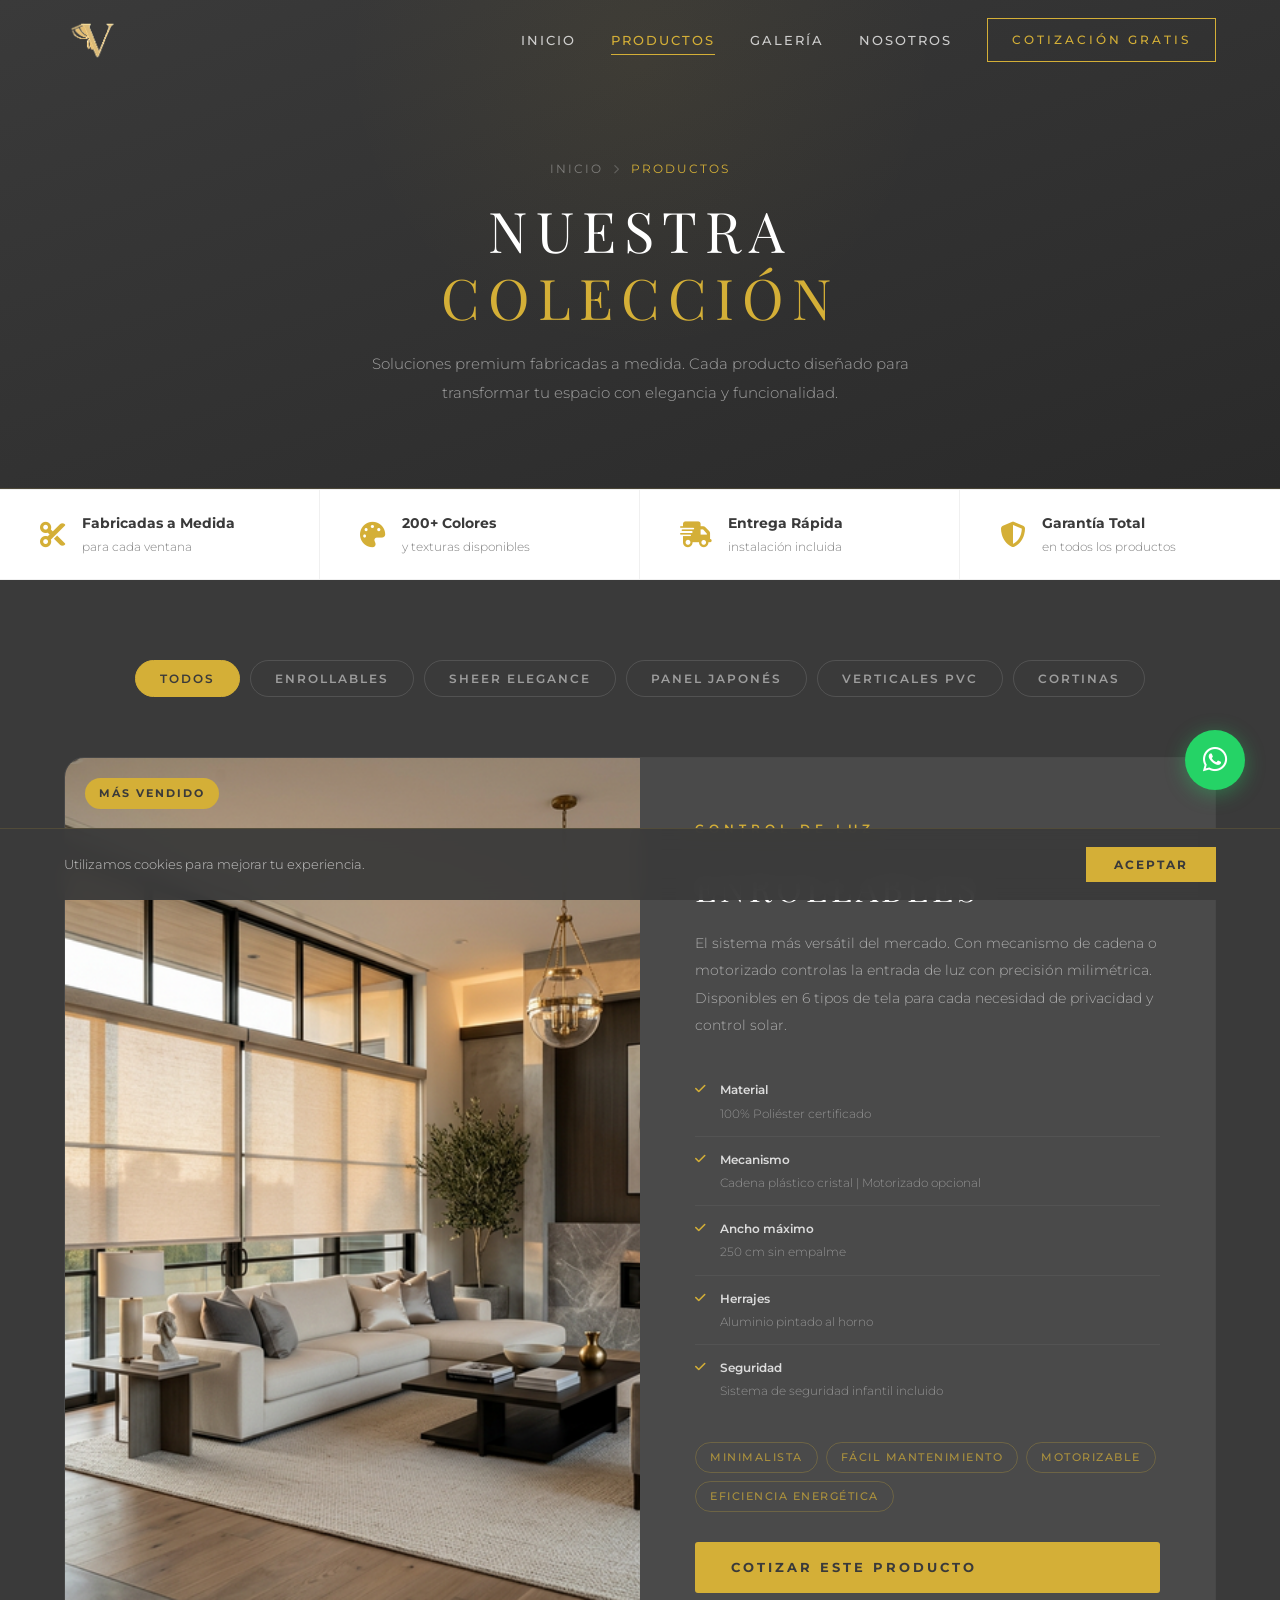
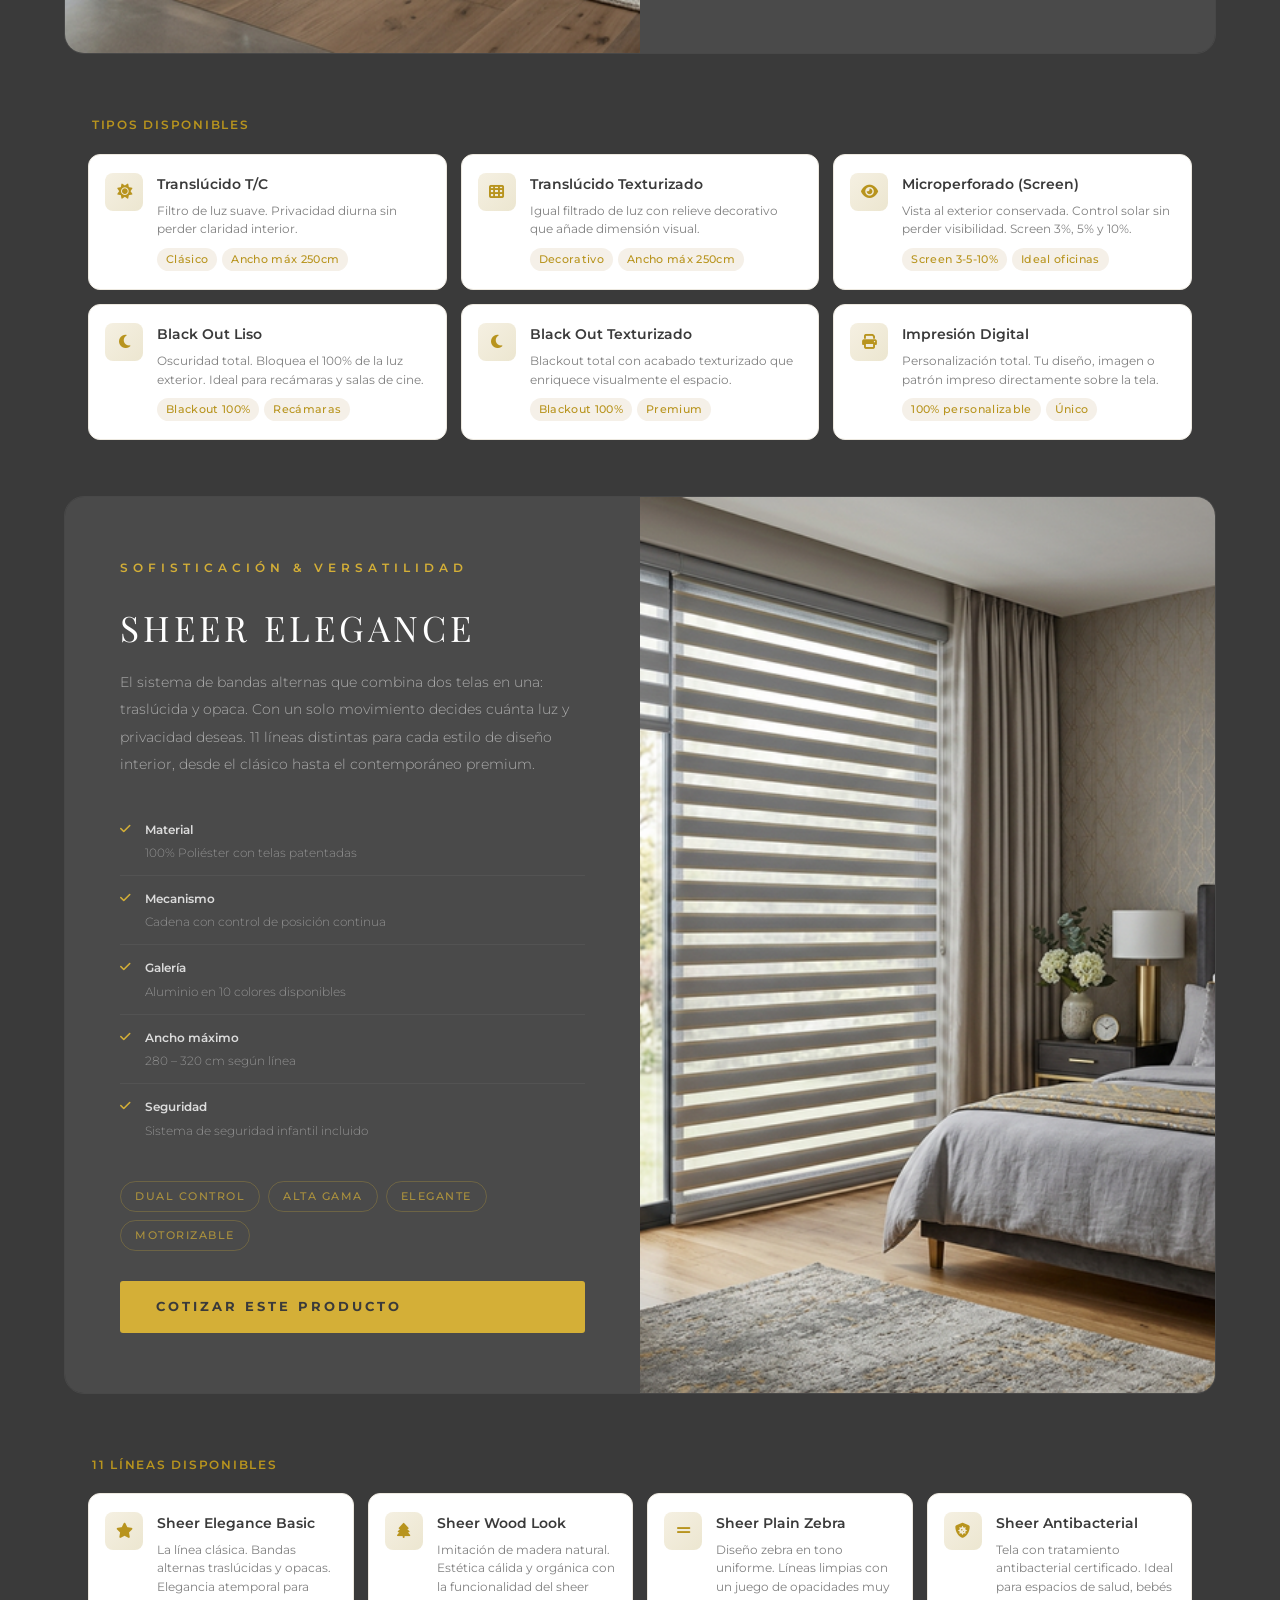
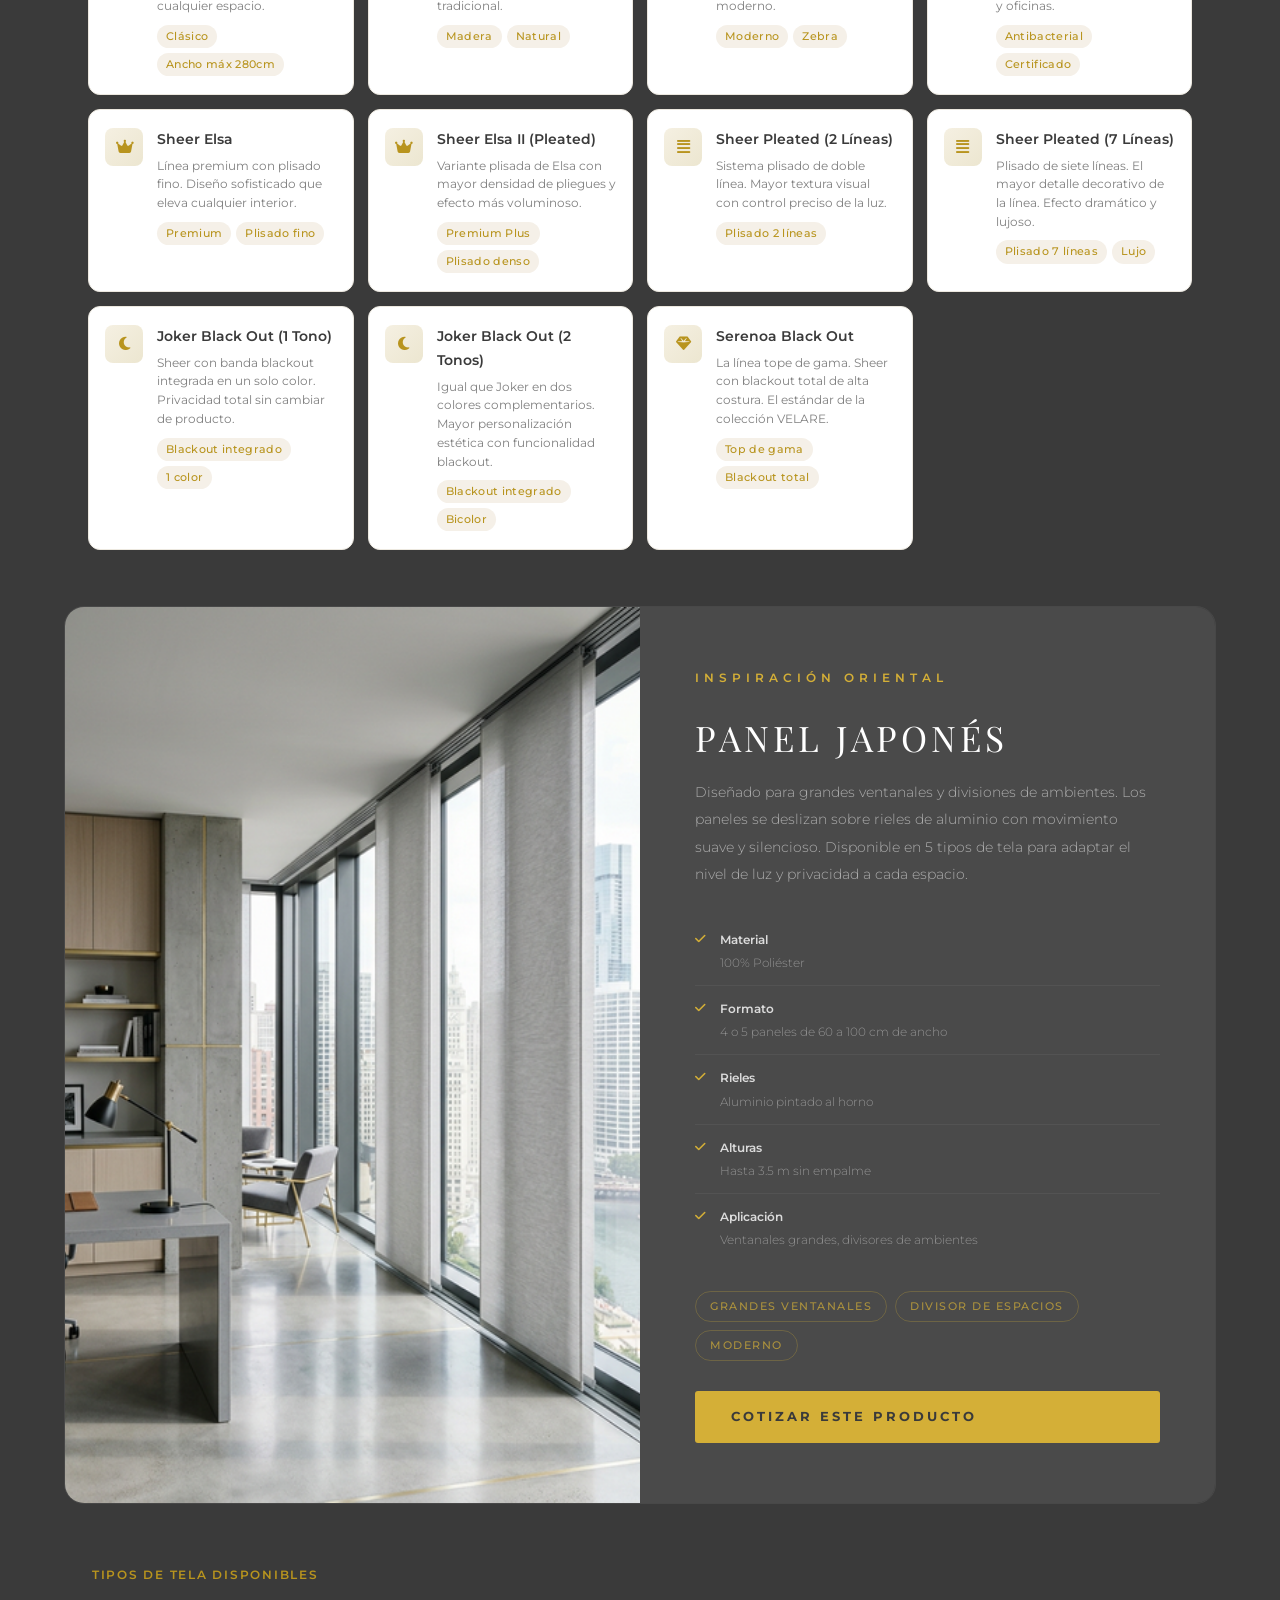
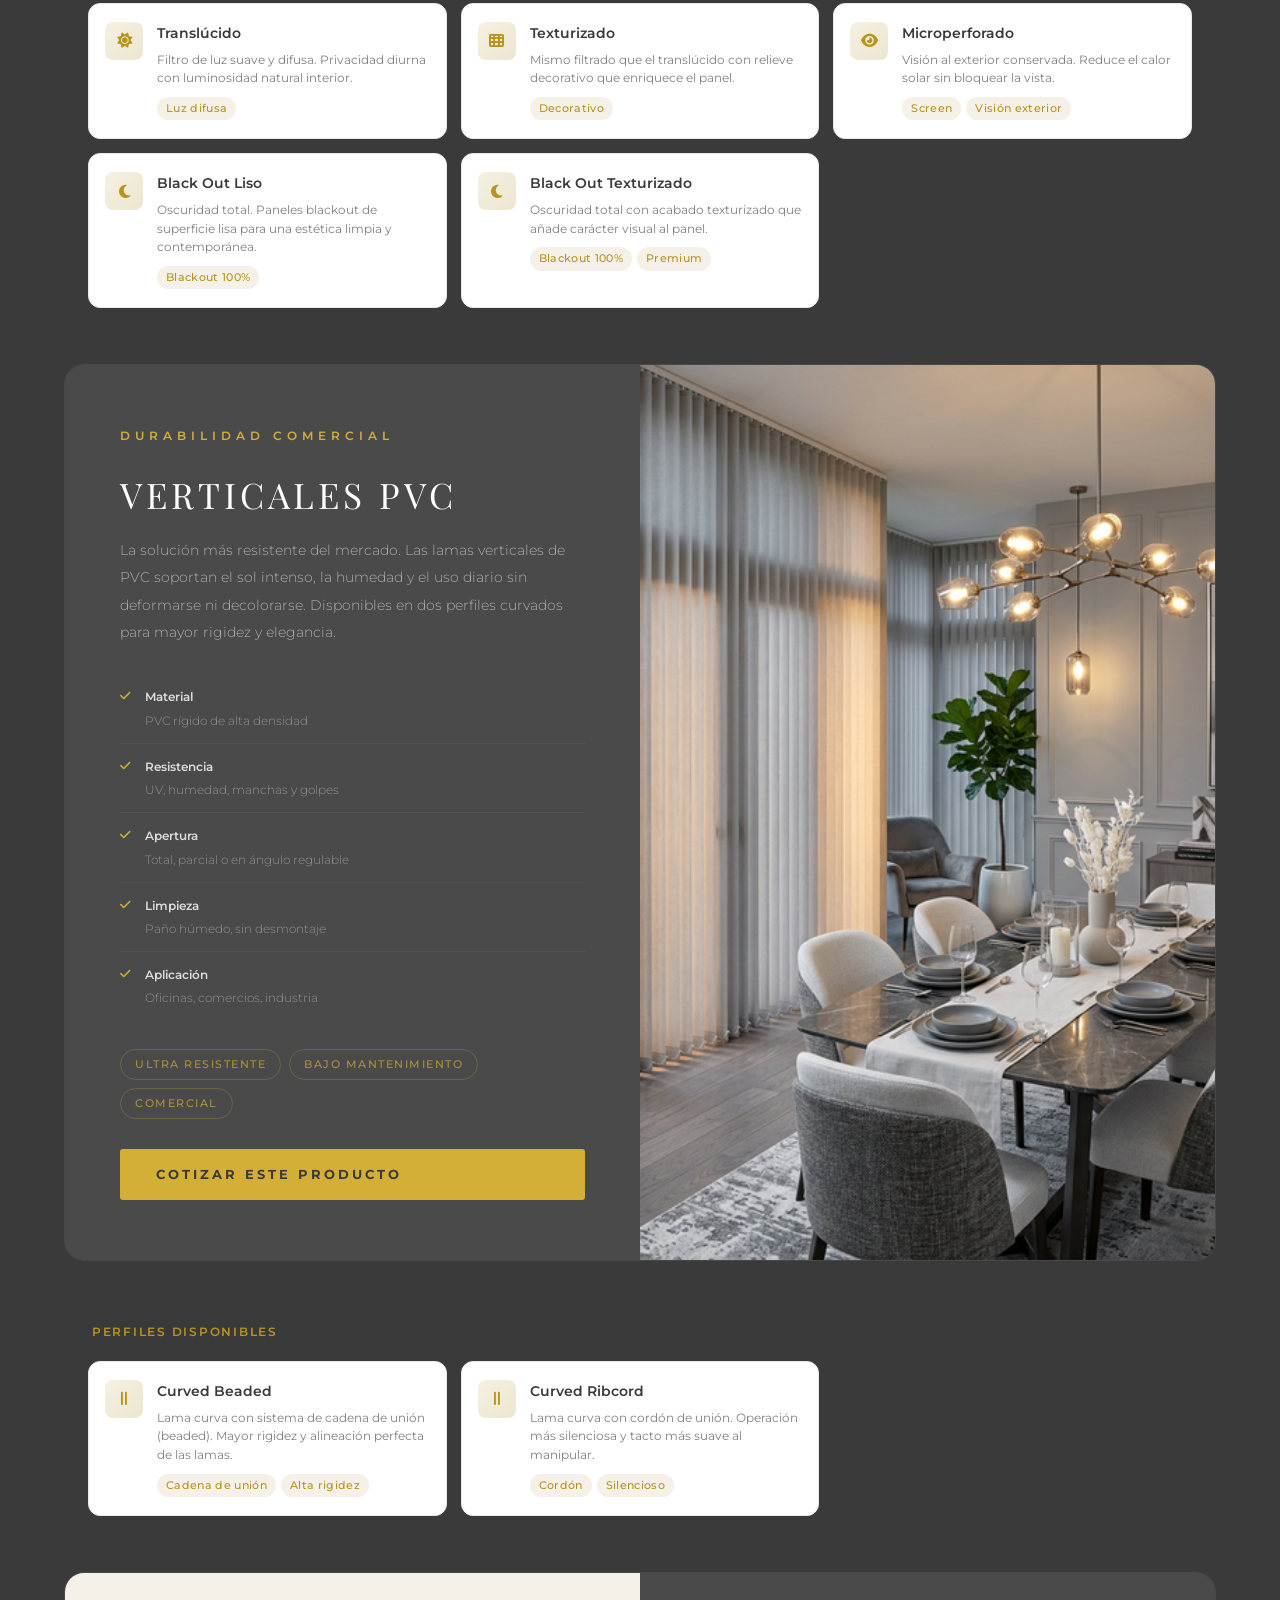
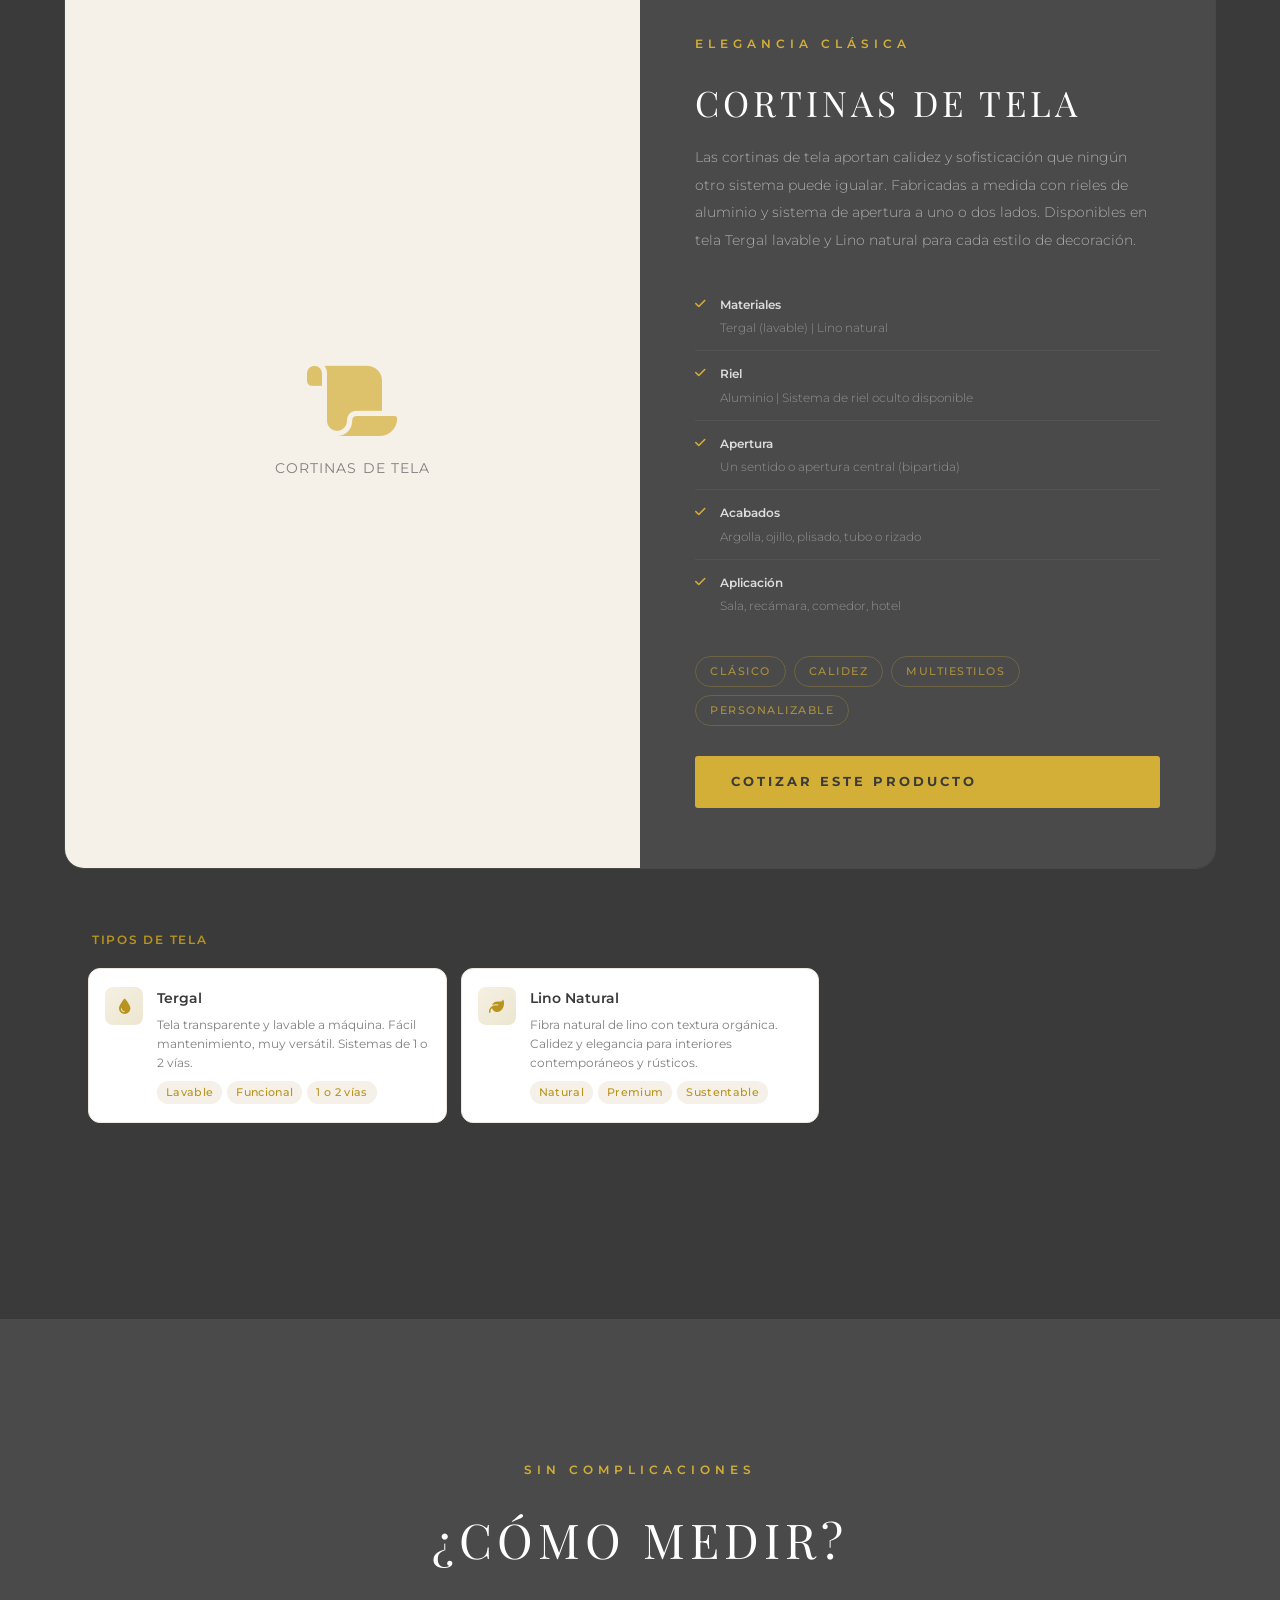
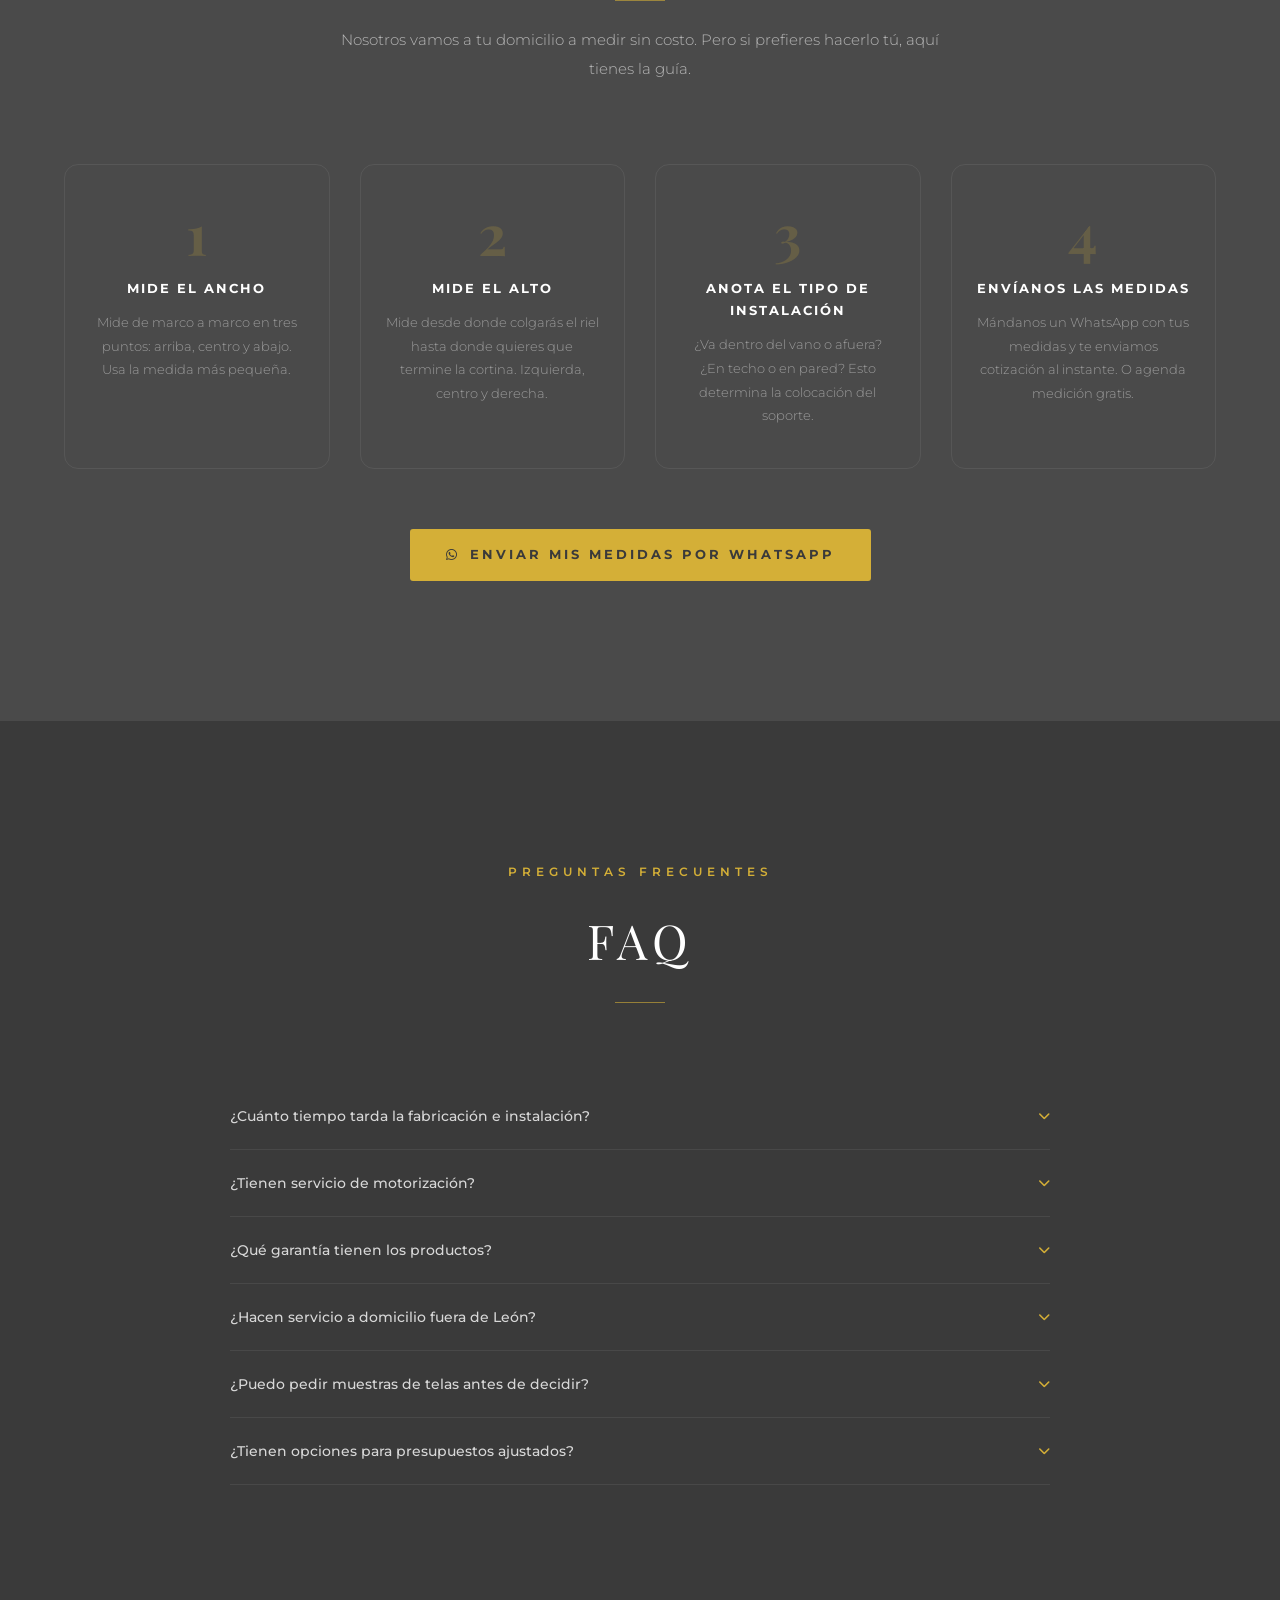
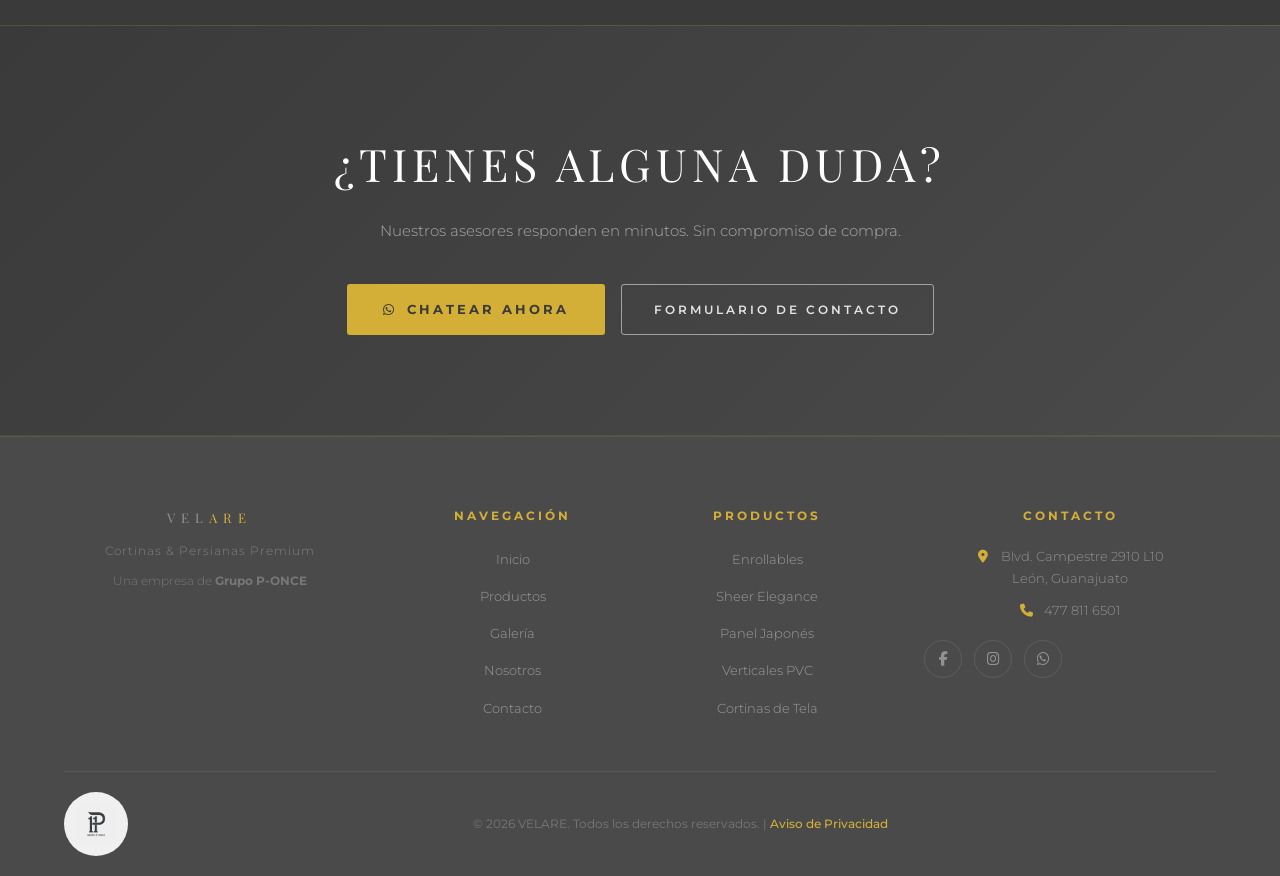
<file: productos.html>
<!DOCTYPE html>
<html lang="es">
<head>
    <meta charset="UTF-8">
    <meta name="viewport" content="width=device-width, initial-scale=1.0">
    <title>Productos | VELARE — Cortinas & Persianas Premium</title>
    <meta name="description" content="Catálogo completo de cortinas y persianas VELARE: Enrollables, Sheer Elegance, Panel Japonés y Verticales PVC. Fabricadas a medida en León, Guanajuato.">
    <link href="https://fonts.googleapis.com/css2?family=Montserrat:wght@300;400;500;600;700&family=Playfair+Display:ital,wght@0,400;0,500;0,700;1,400&display=swap" rel="stylesheet">
    <link rel="stylesheet" href="https://cdnjs.cloudflare.com/ajax/libs/font-awesome/6.5.0/css/all.min.css">
    <link rel="stylesheet" href="styles.css">
    <link rel="icon" type="image/png" href="assets/logo-v.png">
</head>
<body>

<!-- NAVBAR -->
<nav class="navbar scrolled" id="navbar">
    <a href="index.html" class="nav-brand">
        <img src="assets/logo-v.png" alt="VELARE Logo">
    </a>
    <div class="nav-links" id="navLinks">
        <a href="index.html">Inicio</a>
        <a href="productos.html">Productos</a>
        <a href="galeria.html">Galería</a>
        <a href="nosotros.html">Nosotros</a>
        <a href="contacto.html" class="nav-cta">Cotización Gratis</a>
    </div>
    <div class="hamburger" id="hamburger" onclick="toggleMenu()">
        <span></span><span></span><span></span>
    </div>
</nav>

<!-- PAGE HERO -->
<section class="page-hero">
    <div class="page-hero-content">
        <nav class="breadcrumb" aria-label="Breadcrumb">
            <a href="index.html">Inicio</a>
            <i class="fas fa-chevron-right"></i>
            <span>Productos</span>
        </nav>
        <h1>Nuestra <span>Colección</span></h1>
        <p>Soluciones premium fabricadas a medida. Cada producto diseñado para transformar tu espacio con elegancia y funcionalidad.</p>
    </div>
</section>

<!-- TRUST STRIP -->
<div class="trust-strip trust-strip-light">
    <div class="trust-item">
        <i class="fas fa-cut"></i>
        <div><strong>Fabricadas a Medida</strong><span>para cada ventana</span></div>
    </div>
    <div class="trust-item">
        <i class="fas fa-palette"></i>
        <div><strong>200+ Colores</strong><span>y texturas disponibles</span></div>
    </div>
    <div class="trust-item">
        <i class="fas fa-shipping-fast"></i>
        <div><strong>Entrega Rápida</strong><span>instalación incluida</span></div>
    </div>
    <div class="trust-item">
        <i class="fas fa-shield-alt"></i>
        <div><strong>Garantía Total</strong><span>en todos los productos</span></div>
    </div>
</div>

<!-- FILTROS -->
<section class="section section-productos-full" style="padding-top: 80px;">
    <div class="filter-tabs">
        <button class="filter-btn active" data-filter="all">Todos</button>
        <button class="filter-btn" data-filter="enrollables">Enrollables</button>
        <button class="filter-btn" data-filter="sheer">Sheer Elegance</button>
        <button class="filter-btn" data-filter="panel">Panel Japonés</button>
        <button class="filter-btn" data-filter="vertical">Verticales PVC</button>
        <button class="filter-btn" data-filter="cortinas">Cortinas</button>
    </div>

    <!-- ══ ENROLLABLES ══ -->
    <div class="producto-full-card reveal" id="enrollables" data-cat="enrollables">
        <div class="prod-full-img">
            <img src="assets/products/enrollables.png" alt="Cortinas Enrollables" loading="lazy">
            <div class="prod-badge">Más vendido</div>
        </div>
        <div class="prod-full-body">
            <span class="section-label">Control de Luz</span>
            <h2>Enrollables</h2>
            <p class="prod-full-desc">El sistema más versátil del mercado. Con mecanismo de cadena o motorizado controlas la entrada de luz con precisión milimétrica. Disponibles en 6 tipos de tela para cada necesidad de privacidad y control solar.</p>
            <div class="prod-specs">
                <div class="spec-item"><i class="fas fa-check"></i><div><strong>Material</strong><span>100% Poliéster certificado</span></div></div>
                <div class="spec-item"><i class="fas fa-check"></i><div><strong>Mecanismo</strong><span>Cadena plástico cristal | Motorizado opcional</span></div></div>
                <div class="spec-item"><i class="fas fa-check"></i><div><strong>Ancho máximo</strong><span>250 cm sin empalme</span></div></div>
                <div class="spec-item"><i class="fas fa-check"></i><div><strong>Herrajes</strong><span>Aluminio pintado al horno</span></div></div>
                <div class="spec-item"><i class="fas fa-check"></i><div><strong>Seguridad</strong><span>Sistema de seguridad infantil incluido</span></div></div>
            </div>
            <div class="prod-full-tags">
                <span>Minimalista</span><span>Fácil mantenimiento</span><span>Motorizable</span><span>Eficiencia energética</span>
            </div>
            <a href="contacto.html?producto=enrollables" class="btn-gold">Cotizar este producto</a>
        </div>
    </div>
    <!-- Variantes Enrollables -->
    <div class="prod-variants reveal" data-cat="enrollables">
        <h4 class="prod-variants-title">Tipos disponibles</h4>
        <div class="prod-variants-grid">
            <div class="variant-card">
                <div class="variant-icon"><i class="fas fa-sun"></i></div>
                <div class="variant-body">
                    <strong>Translúcido T/C</strong>
                    <span>Filtro de luz suave. Privacidad diurna sin perder claridad interior.</span>
                    <div class="variant-tags"><span>Clásico</span><span>Ancho máx 250cm</span></div>
                </div>
            </div>
            <div class="variant-card">
                <div class="variant-icon"><i class="fas fa-th"></i></div>
                <div class="variant-body">
                    <strong>Translúcido Texturizado</strong>
                    <span>Igual filtrado de luz con relieve decorativo que añade dimensión visual.</span>
                    <div class="variant-tags"><span>Decorativo</span><span>Ancho máx 250cm</span></div>
                </div>
            </div>
            <div class="variant-card">
                <div class="variant-icon"><i class="fas fa-eye"></i></div>
                <div class="variant-body">
                    <strong>Microperforado (Screen)</strong>
                    <span>Vista al exterior conservada. Control solar sin perder visibilidad. Screen 3%, 5% y 10%.</span>
                    <div class="variant-tags"><span>Screen 3-5-10%</span><span>Ideal oficinas</span></div>
                </div>
            </div>
            <div class="variant-card">
                <div class="variant-icon"><i class="fas fa-moon"></i></div>
                <div class="variant-body">
                    <strong>Black Out Liso</strong>
                    <span>Oscuridad total. Bloquea el 100% de la luz exterior. Ideal para recámaras y salas de cine.</span>
                    <div class="variant-tags"><span>Blackout 100%</span><span>Recámaras</span></div>
                </div>
            </div>
            <div class="variant-card">
                <div class="variant-icon"><i class="fas fa-moon"></i></div>
                <div class="variant-body">
                    <strong>Black Out Texturizado</strong>
                    <span>Blackout total con acabado texturizado que enriquece visualmente el espacio.</span>
                    <div class="variant-tags"><span>Blackout 100%</span><span>Premium</span></div>
                </div>
            </div>
            <div class="variant-card">
                <div class="variant-icon"><i class="fas fa-print"></i></div>
                <div class="variant-body">
                    <strong>Impresión Digital</strong>
                    <span>Personalización total. Tu diseño, imagen o patrón impreso directamente sobre la tela.</span>
                    <div class="variant-tags"><span>100% personalizable</span><span>Único</span></div>
                </div>
            </div>
        </div>
    </div>

    <!-- ══ SHEER ELEGANCE ══ -->
    <div class="producto-full-card reveal" id="sheer" data-cat="sheer">
        <div class="prod-full-body">
            <span class="section-label">Sofisticación & Versatilidad</span>
            <h2>Sheer Elegance</h2>
            <p class="prod-full-desc">El sistema de bandas alternas que combina dos telas en una: traslúcida y opaca. Con un solo movimiento decides cuánta luz y privacidad deseas. 11 líneas distintas para cada estilo de diseño interior, desde el clásico hasta el contemporáneo premium.</p>
            <div class="prod-specs">
                <div class="spec-item"><i class="fas fa-check"></i><div><strong>Material</strong><span>100% Poliéster con telas patentadas</span></div></div>
                <div class="spec-item"><i class="fas fa-check"></i><div><strong>Mecanismo</strong><span>Cadena con control de posición continua</span></div></div>
                <div class="spec-item"><i class="fas fa-check"></i><div><strong>Galería</strong><span>Aluminio en 10 colores disponibles</span></div></div>
                <div class="spec-item"><i class="fas fa-check"></i><div><strong>Ancho máximo</strong><span>280 – 320 cm según línea</span></div></div>
                <div class="spec-item"><i class="fas fa-check"></i><div><strong>Seguridad</strong><span>Sistema de seguridad infantil incluido</span></div></div>
            </div>
            <div class="prod-full-tags">
                <span>Dual control</span><span>Alta gama</span><span>Elegante</span><span>Motorizable</span>
            </div>
            <a href="contacto.html?producto=sheer" class="btn-gold">Cotizar este producto</a>
        </div>
        <div class="prod-full-img">
            <img src="assets/products/sheer-elegance.png" alt="Sheer Elegance" loading="lazy">
        </div>
    </div>
    <!-- Variantes Sheer Elegance -->
    <div class="prod-variants reveal" data-cat="sheer">
        <h4 class="prod-variants-title">11 líneas disponibles</h4>
        <div class="prod-variants-grid prod-variants-grid--wide">
            <div class="variant-card"><div class="variant-icon"><i class="fas fa-star"></i></div><div class="variant-body"><strong>Sheer Elegance Basic</strong><span>La línea clásica. Bandas alternas traslúcidas y opacas. Elegancia atemporal para cualquier espacio.</span><div class="variant-tags"><span>Clásico</span><span>Ancho máx 280cm</span></div></div></div>
            <div class="variant-card"><div class="variant-icon"><i class="fas fa-tree"></i></div><div class="variant-body"><strong>Sheer Wood Look</strong><span>Imitación de madera natural. Estética cálida y orgánica con la funcionalidad del sheer tradicional.</span><div class="variant-tags"><span>Madera</span><span>Natural</span></div></div></div>
            <div class="variant-card"><div class="variant-icon"><i class="fas fa-grip-lines"></i></div><div class="variant-body"><strong>Sheer Plain Zebra</strong><span>Diseño zebra en tono uniforme. Líneas limpias con un juego de opacidades muy moderno.</span><div class="variant-tags"><span>Moderno</span><span>Zebra</span></div></div></div>
            <div class="variant-card"><div class="variant-icon"><i class="fas fa-shield-virus"></i></div><div class="variant-body"><strong>Sheer Antibacterial</strong><span>Tela con tratamiento antibacterial certificado. Ideal para espacios de salud, bebés y oficinas.</span><div class="variant-tags"><span>Antibacterial</span><span>Certificado</span></div></div></div>
            <div class="variant-card"><div class="variant-icon"><i class="fas fa-crown"></i></div><div class="variant-body"><strong>Sheer Elsa</strong><span>Línea premium con plisado fino. Diseño sofisticado que eleva cualquier interior.</span><div class="variant-tags"><span>Premium</span><span>Plisado fino</span></div></div></div>
            <div class="variant-card"><div class="variant-icon"><i class="fas fa-crown"></i></div><div class="variant-body"><strong>Sheer Elsa II (Pleated)</strong><span>Variante plisada de Elsa con mayor densidad de pliegues y efecto más voluminoso.</span><div class="variant-tags"><span>Premium Plus</span><span>Plisado denso</span></div></div></div>
            <div class="variant-card"><div class="variant-icon"><i class="fas fa-align-justify"></i></div><div class="variant-body"><strong>Sheer Pleated (2 Líneas)</strong><span>Sistema plisado de doble línea. Mayor textura visual con control preciso de la luz.</span><div class="variant-tags"><span>Plisado 2 líneas</span></div></div></div>
            <div class="variant-card"><div class="variant-icon"><i class="fas fa-align-justify"></i></div><div class="variant-body"><strong>Sheer Pleated (7 Líneas)</strong><span>Plisado de siete líneas. El mayor detalle decorativo de la línea. Efecto dramático y lujoso.</span><div class="variant-tags"><span>Plisado 7 líneas</span><span>Lujo</span></div></div></div>
            <div class="variant-card"><div class="variant-icon"><i class="fas fa-moon"></i></div><div class="variant-body"><strong>Joker Black Out (1 Tono)</strong><span>Sheer con banda blackout integrada en un solo color. Privacidad total sin cambiar de producto.</span><div class="variant-tags"><span>Blackout integrado</span><span>1 color</span></div></div></div>
            <div class="variant-card"><div class="variant-icon"><i class="fas fa-moon"></i></div><div class="variant-body"><strong>Joker Black Out (2 Tonos)</strong><span>Igual que Joker en dos colores complementarios. Mayor personalización estética con funcionalidad blackout.</span><div class="variant-tags"><span>Blackout integrado</span><span>Bicolor</span></div></div></div>
            <div class="variant-card"><div class="variant-icon"><i class="fas fa-gem"></i></div><div class="variant-body"><strong>Serenoa Black Out</strong><span>La línea tope de gama. Sheer con blackout total de alta costura. El estándar de la colección VELARE.</span><div class="variant-tags"><span>Top de gama</span><span>Blackout total</span></div></div></div>
        </div>
    </div>

    <!-- ══ PANEL JAPONÉS ══ -->
    <div class="producto-full-card reveal" id="panel" data-cat="panel">
        <div class="prod-full-img">
            <img src="assets/products/panel-japones.png" alt="Panel Japonés" loading="lazy">
        </div>
        <div class="prod-full-body">
            <span class="section-label">Inspiración Oriental</span>
            <h2>Panel Japonés</h2>
            <p class="prod-full-desc">Diseñado para grandes ventanales y divisiones de ambientes. Los paneles se deslizan sobre rieles de aluminio con movimiento suave y silencioso. Disponible en 5 tipos de tela para adaptar el nivel de luz y privacidad a cada espacio.</p>
            <div class="prod-specs">
                <div class="spec-item"><i class="fas fa-check"></i><div><strong>Material</strong><span>100% Poliéster</span></div></div>
                <div class="spec-item"><i class="fas fa-check"></i><div><strong>Formato</strong><span>4 o 5 paneles de 60 a 100 cm de ancho</span></div></div>
                <div class="spec-item"><i class="fas fa-check"></i><div><strong>Rieles</strong><span>Aluminio pintado al horno</span></div></div>
                <div class="spec-item"><i class="fas fa-check"></i><div><strong>Alturas</strong><span>Hasta 3.5 m sin empalme</span></div></div>
                <div class="spec-item"><i class="fas fa-check"></i><div><strong>Aplicación</strong><span>Ventanales grandes, divisores de ambientes</span></div></div>
            </div>
            <div class="prod-full-tags">
                <span>Grandes ventanales</span><span>Divisor de espacios</span><span>Moderno</span>
            </div>
            <a href="contacto.html?producto=panel" class="btn-gold">Cotizar este producto</a>
        </div>
    </div>
    <!-- Variantes Panel Japonés -->
    <div class="prod-variants reveal" data-cat="panel">
        <h4 class="prod-variants-title">Tipos de tela disponibles</h4>
        <div class="prod-variants-grid">
            <div class="variant-card"><div class="variant-icon"><i class="fas fa-sun"></i></div><div class="variant-body"><strong>Translúcido</strong><span>Filtro de luz suave y difusa. Privacidad diurna con luminosidad natural interior.</span><div class="variant-tags"><span>Luz difusa</span></div></div></div>
            <div class="variant-card"><div class="variant-icon"><i class="fas fa-th"></i></div><div class="variant-body"><strong>Texturizado</strong><span>Mismo filtrado que el translúcido con relieve decorativo que enriquece el panel.</span><div class="variant-tags"><span>Decorativo</span></div></div></div>
            <div class="variant-card"><div class="variant-icon"><i class="fas fa-eye"></i></div><div class="variant-body"><strong>Microperforado</strong><span>Visión al exterior conservada. Reduce el calor solar sin bloquear la vista.</span><div class="variant-tags"><span>Screen</span><span>Visión exterior</span></div></div></div>
            <div class="variant-card"><div class="variant-icon"><i class="fas fa-moon"></i></div><div class="variant-body"><strong>Black Out Liso</strong><span>Oscuridad total. Paneles blackout de superficie lisa para una estética limpia y contemporánea.</span><div class="variant-tags"><span>Blackout 100%</span></div></div></div>
            <div class="variant-card"><div class="variant-icon"><i class="fas fa-moon"></i></div><div class="variant-body"><strong>Black Out Texturizado</strong><span>Oscuridad total con acabado texturizado que añade carácter visual al panel.</span><div class="variant-tags"><span>Blackout 100%</span><span>Premium</span></div></div></div>
        </div>
    </div>

    <!-- ══ VERTICALES PVC ══ -->
    <div class="producto-full-card reveal" id="vertical" data-cat="vertical">
        <div class="prod-full-body">
            <span class="section-label">Durabilidad Comercial</span>
            <h2>Verticales PVC</h2>
            <p class="prod-full-desc">La solución más resistente del mercado. Las lamas verticales de PVC soportan el sol intenso, la humedad y el uso diario sin deformarse ni decolorarse. Disponibles en dos perfiles curvados para mayor rigidez y elegancia.</p>
            <div class="prod-specs">
                <div class="spec-item"><i class="fas fa-check"></i><div><strong>Material</strong><span>PVC rígido de alta densidad</span></div></div>
                <div class="spec-item"><i class="fas fa-check"></i><div><strong>Resistencia</strong><span>UV, humedad, manchas y golpes</span></div></div>
                <div class="spec-item"><i class="fas fa-check"></i><div><strong>Apertura</strong><span>Total, parcial o en ángulo regulable</span></div></div>
                <div class="spec-item"><i class="fas fa-check"></i><div><strong>Limpieza</strong><span>Paño húmedo, sin desmontaje</span></div></div>
                <div class="spec-item"><i class="fas fa-check"></i><div><strong>Aplicación</strong><span>Oficinas, comercios, industria</span></div></div>
            </div>
            <div class="prod-full-tags">
                <span>Ultra resistente</span><span>Bajo mantenimiento</span><span>Comercial</span>
            </div>
            <a href="contacto.html?producto=vertical" class="btn-gold">Cotizar este producto</a>
        </div>
        <div class="prod-full-img">
            <img src="assets/products/vertical-pvc.png" alt="Verticales PVC" loading="lazy">
        </div>
    </div>
    <!-- Variantes Verticales PVC -->
    <div class="prod-variants reveal" data-cat="vertical">
        <h4 class="prod-variants-title">Perfiles disponibles</h4>
        <div class="prod-variants-grid">
            <div class="variant-card"><div class="variant-icon"><i class="fas fa-grip-lines-vertical"></i></div><div class="variant-body"><strong>Curved Beaded</strong><span>Lama curva con sistema de cadena de unión (beaded). Mayor rigidez y alineación perfecta de las lamas.</span><div class="variant-tags"><span>Cadena de unión</span><span>Alta rigidez</span></div></div></div>
            <div class="variant-card"><div class="variant-icon"><i class="fas fa-grip-lines-vertical"></i></div><div class="variant-body"><strong>Curved Ribcord</strong><span>Lama curva con cordón de unión. Operación más silenciosa y tacto más suave al manipular.</span><div class="variant-tags"><span>Cordón</span><span>Silencioso</span></div></div></div>
        </div>
    </div>

    <!-- ══ CORTINAS ══ -->
    <div class="producto-full-card reveal" id="cortinas" data-cat="cortinas">
        <div class="prod-full-img" style="background:#f5f0e8; display:flex; align-items:center; justify-content:center;">
            <div style="text-align:center; padding:40px;">
                <i class="fas fa-scroll" style="font-size:5rem; color:var(--gold); opacity:0.7;"></i>
                <p style="margin-top:16px; color:var(--gray); font-family:var(--font-body); font-size:0.85rem; letter-spacing:0.08em;">CORTINAS DE TELA</p>
            </div>
        </div>
        <div class="prod-full-body">
            <span class="section-label">Elegancia Clásica</span>
            <h2>Cortinas de Tela</h2>
            <p class="prod-full-desc">Las cortinas de tela aportan calidez y sofisticación que ningún otro sistema puede igualar. Fabricadas a medida con rieles de aluminio y sistema de apertura a uno o dos lados. Disponibles en tela Tergal lavable y Lino natural para cada estilo de decoración.</p>
            <div class="prod-specs">
                <div class="spec-item"><i class="fas fa-check"></i><div><strong>Materiales</strong><span>Tergal (lavable) | Lino natural</span></div></div>
                <div class="spec-item"><i class="fas fa-check"></i><div><strong>Riel</strong><span>Aluminio | Sistema de riel oculto disponible</span></div></div>
                <div class="spec-item"><i class="fas fa-check"></i><div><strong>Apertura</strong><span>Un sentido o apertura central (bipartida)</span></div></div>
                <div class="spec-item"><i class="fas fa-check"></i><div><strong>Acabados</strong><span>Argolla, ojillo, plisado, tubo o rizado</span></div></div>
                <div class="spec-item"><i class="fas fa-check"></i><div><strong>Aplicación</strong><span>Sala, recámara, comedor, hotel</span></div></div>
            </div>
            <div class="prod-full-tags">
                <span>Clásico</span><span>Calidez</span><span>Multiestilos</span><span>Personalizable</span>
            </div>
            <a href="contacto.html?producto=cortinas" class="btn-gold">Cotizar este producto</a>
        </div>
    </div>
    <!-- Variantes Cortinas -->
    <div class="prod-variants reveal" data-cat="cortinas">
        <h4 class="prod-variants-title">Tipos de tela</h4>
        <div class="prod-variants-grid">
            <div class="variant-card"><div class="variant-icon"><i class="fas fa-tint"></i></div><div class="variant-body"><strong>Tergal</strong><span>Tela transparente y lavable a máquina. Fácil mantenimiento, muy versátil. Sistemas de 1 o 2 vías.</span><div class="variant-tags"><span>Lavable</span><span>Funcional</span><span>1 o 2 vías</span></div></div></div>
            <div class="variant-card"><div class="variant-icon"><i class="fas fa-leaf"></i></div><div class="variant-body"><strong>Lino Natural</strong><span>Fibra natural de lino con textura orgánica. Calidez y elegancia para interiores contemporáneos y rústicos.</span><div class="variant-tags"><span>Natural</span><span>Premium</span><span>Sustentable</span></div></div></div>
        </div>
    </div>

</section>

<!-- GUÍA DE MEDICIÓN -->
<section class="section section-medicion">
    <div class="section-header reveal">
        <span class="section-label">Sin complicaciones</span>
        <h2 class="section-title">¿Cómo medir?</h2>
        <div class="section-line"></div>
        <p class="section-desc">Nosotros vamos a tu domicilio a medir sin costo. Pero si prefieres hacerlo tú, aquí tienes la guía.</p>
    </div>
    <div class="medicion-grid">
        <div class="medicion-item reveal">
            <div class="medicion-num">1</div>
            <h4>Mide el ancho</h4>
            <p>Mide de marco a marco en tres puntos: arriba, centro y abajo. Usa la medida más pequeña.</p>
        </div>
        <div class="medicion-item reveal">
            <div class="medicion-num">2</div>
            <h4>Mide el alto</h4>
            <p>Mide desde donde colgarás el riel hasta donde quieres que termine la cortina. Izquierda, centro y derecha.</p>
        </div>
        <div class="medicion-item reveal">
            <div class="medicion-num">3</div>
            <h4>Anota el tipo de instalación</h4>
            <p>¿Va dentro del vano o afuera? ¿En techo o en pared? Esto determina la colocación del soporte.</p>
        </div>
        <div class="medicion-item reveal">
            <div class="medicion-num">4</div>
            <h4>Envíanos las medidas</h4>
            <p>Mándanos un WhatsApp con tus medidas y te enviamos cotización al instante. O agenda medición gratis.</p>
        </div>
    </div>
    <div class="section-cta reveal">
        <a href="https://wa.me/524778116501?text=Hola%2C%20quiero%20cotizar%20un%20producto%20de%20VELARE" target="_blank" class="btn-gold">
            <i class="fab fa-whatsapp"></i> Enviar mis medidas por WhatsApp
        </a>
    </div>
</section>

<!-- FAQ -->
<section class="section section-faq">
    <div class="section-header reveal">
        <span class="section-label">Preguntas frecuentes</span>
        <h2 class="section-title">FAQ</h2>
        <div class="section-line"></div>
    </div>
    <div class="faq-list">
        <div class="faq-item reveal">
            <button class="faq-q" onclick="toggleFaq(this)">
                ¿Cuánto tiempo tarda la fabricación e instalación?
                <i class="fas fa-chevron-down"></i>
            </button>
            <div class="faq-a">
                <p>Generalmente entre 5 y 10 días hábiles desde la confirmación del pedido. Para proyectos grandes o con materiales especiales puede ser un poco más. Te informamos el plazo exacto al cotizar.</p>
            </div>
        </div>
        <div class="faq-item reveal">
            <button class="faq-q" onclick="toggleFaq(this)">
                ¿Tienen servicio de motorización?
                <i class="fas fa-chevron-down"></i>
            </button>
            <div class="faq-a">
                <p>Sí. Los Enrollables y el Sheer Elegance pueden equiparse con motor eléctrico compatible con control remoto o apps de smart home. Pregunta por esta opción al solicitar tu cotización.</p>
            </div>
        </div>
        <div class="faq-item reveal">
            <button class="faq-q" onclick="toggleFaq(this)">
                ¿Qué garantía tienen los productos?
                <i class="fas fa-chevron-down"></i>
            </button>
            <div class="faq-a">
                <p>Todos nuestros productos tienen garantía de 1 año en mecanismos y componentes. En caso de defecto de fabricación, lo reparamos o reemplazamos sin costo adicional.</p>
            </div>
        </div>
        <div class="faq-item reveal">
            <button class="faq-q" onclick="toggleFaq(this)">
                ¿Hacen servicio a domicilio fuera de León?
                <i class="fas fa-chevron-down"></i>
            </button>
            <div class="faq-a">
                <p>Principalmente atendemos León, Guanajuato y municipios cercanos (Silao, San Francisco del Rincón). Para otros municipios consúltanos disponibilidad.</p>
            </div>
        </div>
        <div class="faq-item reveal">
            <button class="faq-q" onclick="toggleFaq(this)">
                ¿Puedo pedir muestras de telas antes de decidir?
                <i class="fas fa-chevron-down"></i>
            </button>
            <div class="faq-a">
                <p>Por supuesto. Durante la visita de medición llevamos muestrario completo de telas y colores para que puedas ver y tocar cada opción en tu propio espacio antes de confirmar el pedido.</p>
            </div>
        </div>
        <div class="faq-item reveal">
            <button class="faq-q" onclick="toggleFaq(this)">
                ¿Tienen opciones para presupuestos ajustados?
                <i class="fas fa-chevron-down"></i>
            </button>
            <div class="faq-a">
                <p>Sí. Tenemos productos en diferentes rangos de precio sin sacrificar calidad. Las Verticales PVC y ciertos Enrollables son excelentes opciones para presupuestos más ajustados. Contáctanos y encontramos la solución ideal para ti.</p>
            </div>
        </div>
    </div>
</section>

<!-- CTA FINAL -->
<section class="section-cta-band">
    <div class="cta-band-content reveal">
        <h2>¿Tienes alguna duda?</h2>
        <p>Nuestros asesores responden en minutos. Sin compromiso de compra.</p>
        <div class="cta-band-btns">
            <a href="https://wa.me/524778116501" target="_blank" class="btn-gold"><i class="fab fa-whatsapp"></i> Chatear ahora</a>
            <a href="contacto.html" class="btn-outline-light">Formulario de contacto</a>
        </div>
    </div>
</section>

<!-- FOOTER -->
<footer class="footer">
    <div class="footer-grid">
        <div class="footer-col">
            <p class="footer-brand">Vel<span>are</span></p>
            <p class="footer-tagline">Cortinas & Persianas Premium</p>
            <p class="footer-sub">Una empresa de <strong>Grupo P-ONCE</strong></p>
        </div>
        <div class="footer-col">
            <h4>Navegación</h4>
            <ul>
                <li><a href="index.html">Inicio</a></li>
                <li><a href="productos.html">Productos</a></li>
                <li><a href="galeria.html">Galería</a></li>
                <li><a href="nosotros.html">Nosotros</a></li>
                <li><a href="contacto.html">Contacto</a></li>
            </ul>
        </div>
        <div class="footer-col">
            <h4>Productos</h4>
            <ul>
                <li><a href="#enrollables">Enrollables</a></li>
                <li><a href="#sheer">Sheer Elegance</a></li>
                <li><a href="#panel">Panel Japonés</a></li>
                <li><a href="#vertical">Verticales PVC</a></li>
                <li><a href="#cortinas">Cortinas de Tela</a></li>
            </ul>
        </div>
        <div class="footer-col">
            <h4>Contacto</h4>
            <p><i class="fas fa-map-marker-alt"></i> Blvd. Campestre 2910 L10<br>León, Guanajuato</p>
            <p><i class="fas fa-phone"></i> <a href="tel:4778116501">477 811 6501</a></p>
            <div class="footer-social">
                <a href="https://www.facebook.com/GrupoP11" target="_blank"><i class="fab fa-facebook-f"></i></a>
                <a href="https://www.instagram.com/grupo.p11/" target="_blank"><i class="fab fa-instagram"></i></a>
                <a href="https://wa.me/524778116501" target="_blank"><i class="fab fa-whatsapp"></i></a>
            </div>
        </div>
    </div>
    <div class="footer-bottom">
        <a href="https://grupo-p-once.vercel.app" target="_blank" rel="noopener" class="footer-p11-link">
            <img src="assets/logo-p11-full.png" alt="Grupo P-ONCE" class="footer-p11-logo">
        </a>
        <p>© 2026 VELARE. Todos los derechos reservados. | <span class="footer-link" onclick="openModal()">Aviso de Privacidad</span></p>
    </div>
</footer>

<a href="https://wa.me/524778116501" class="whatsapp-float" target="_blank" aria-label="WhatsApp"><i class="fab fa-whatsapp"></i></a>
<div class="cookie-banner" id="cookieBanner">
    <p>Utilizamos cookies para mejorar tu experiencia.</p>
    <button onclick="acceptCookies()">Aceptar</button>
</div>
<div id="privacyModal" class="modal">
    <div class="modal-content">
        <span class="modal-close" onclick="closeModal()">&times;</span>
        <h2>Aviso de Privacidad</h2>
        <p><strong>VELARE — Grupo P-ONCE</strong> es responsable de sus datos personales conforme a la LFPDPPP.</p>
        <p><strong>Derechos ARCO:</strong> jpepeponce200903@gmail.com</p>
    </div>
</div>

<script src="js/main.js"></script>
<script>
// ── Filtro de productos ──
document.querySelectorAll('.filter-btn').forEach(btn => {
    btn.addEventListener('click', function () {
        document.querySelectorAll('.filter-btn').forEach(b => b.classList.remove('active'));
        this.classList.add('active');
        const filter = this.dataset.filter;
        document.querySelectorAll('.producto-full-card, .prod-variants').forEach(el => {
            const show = filter === 'all' || el.dataset.cat === filter;
            el.style.display = show ? (el.classList.contains('prod-variants') ? 'block' : 'grid') : 'none';
        });
    });
});

// Scroll a producto si viene con #hash
window.addEventListener('DOMContentLoaded', () => {
    if (window.location.hash) {
        const el = document.querySelector(window.location.hash);
        if (el) setTimeout(() => el.scrollIntoView({ behavior: 'smooth', block: 'start' }), 300);
    }
    // Pre-seleccionar filtro si hay hash
    const hash = window.location.hash.replace('#', '');
    if (hash) {
        const btn = document.querySelector(`.filter-btn[data-filter="${hash}"]`);
        if (btn) { btn.click(); }
    }
});

// FAQ accordion
function toggleFaq(btn) {
    const item = btn.closest('.faq-item');
    const isOpen = item.classList.contains('open');
    document.querySelectorAll('.faq-item.open').forEach(i => i.classList.remove('open'));
    if (!isOpen) item.classList.add('open');
}

// Pre-fill contacto form con producto
window.addEventListener('DOMContentLoaded', () => {
    const params = new URLSearchParams(window.location.search);
    const prod = params.get('producto');
    if (prod) {
        const names = { enrollables: 'Enrollables', sheer: 'Sheer Elegance', panel: 'Panel Japonés', vertical: 'Verticales PVC', cortinas: 'Cortinas de Tela' };
        sessionStorage.setItem('velareProducto', names[prod] || prod);
    }
});
</script>
</body>
</html>
</file>
<file: styles.css>
/*
   VELARE — Cortinas & Persianas
   Premium Design System
   Colors: Gray (#808080) + Gold (#d4af37)
*/

/* ── Fonts ── */
@import url('https://fonts.googleapis.com/css2?family=Montserrat:wght@300;400;500;600;700&family=Playfair+Display:ital,wght@0,400;0,500;0,700;1,400&display=swap');

/* ── Variables ── */
:root {
    --gold: #d4af37;
    --gold-light: #e8cc6e;
    --gold-dark: #b8941e;
    --dark: #3a3a3a;
    --dark-2: #4a4a4a;
    --dark-3: #555555;
    --gray: #808080;
    --gray-light: #b0b0b0;
    --gray-dark: #5a5a5a;
    --white: #ffffff;
    --off-white: #f7f6f2;
    --cream: #faf8f2;

    --font-heading: 'Playfair Display', serif;
    --font-body: 'Montserrat', sans-serif;

    --transition: all 0.4s cubic-bezier(0.25, 0.8, 0.25, 1);
    --transition-slow: all 0.6s cubic-bezier(0.25, 0.8, 0.25, 1);

    --shadow-sm: 0 2px 8px rgba(0, 0, 0, 0.08);
    --shadow-md: 0 8px 30px rgba(0, 0, 0, 0.12);
    --shadow-lg: 0 20px 60px rgba(0, 0, 0, 0.15);
    --shadow-gold: 0 8px 40px rgba(212, 175, 55, 0.25);
}

/* ── Reset ── */
*,
*::before,
*::after {
    margin: 0;
    padding: 0;
    box-sizing: border-box;
}

html {
    scroll-behavior: smooth;
}

body {
    font-family: var(--font-body);
    background-color: var(--dark);
    color: var(--white);
    line-height: 1.7;
    overflow-x: hidden;
    -webkit-font-smoothing: antialiased;
}

img {
    max-width: 100%;
    height: auto;
}

a {
    text-decoration: none;
    color: inherit;
}

/* ── Navigation ── */
.navbar {
    position: fixed;
    top: 0;
    left: 0;
    width: 100%;
    z-index: 1000;
    padding: 18px 5%;
    display: flex;
    justify-content: space-between;
    align-items: center;
    transition: var(--transition);
    background: transparent;
}

.navbar.scrolled {
    background: rgba(58, 58, 58, 0.95);
    backdrop-filter: blur(20px);
    -webkit-backdrop-filter: blur(20px);
    padding: 12px 5%;
    box-shadow: 0 1px 30px rgba(0, 0, 0, 0.2);
}

.nav-brand {
    display: flex;
    align-items: center;
    gap: 14px;
}

.nav-brand img {
    height: 44px;
    width: auto;
    object-fit: contain;
    filter: brightness(1.1);
}

.nav-brand-text {
    font-family: var(--font-heading);
    font-size: 1.6rem;
    font-weight: 500;
    letter-spacing: 6px;
    text-transform: uppercase;
    color: var(--white);
}

.nav-brand-text span {
    color: var(--gold);
}

.nav-links {
    display: flex;
    align-items: center;
    gap: 35px;
}

.nav-links a {
    font-size: 0.82rem;
    font-weight: 500;
    letter-spacing: 2px;
    text-transform: uppercase;
    color: rgba(255, 255, 255, 0.75);
    transition: var(--transition);
    position: relative;
}

.nav-links a::after {
    content: '';
    position: absolute;
    bottom: -4px;
    left: 0;
    width: 0;
    height: 1px;
    background: var(--gold);
    transition: var(--transition);
}

.nav-links a:hover {
    color: var(--gold);
}

.nav-links a:hover::after {
    width: 100%;
}

.nav-cta {
    background: transparent;
    border: 1px solid var(--gold);
    color: var(--gold) !important;
    padding: 10px 24px;
    border-radius: 0;
    font-size: 0.78rem !important;
    letter-spacing: 3px !important;
    transition: var(--transition) !important;
}

.nav-cta:hover {
    background: var(--gold) !important;
    color: var(--dark) !important;
}

.nav-cta::after {
    display: none !important;
}

/* Hamburger */
.hamburger {
    display: none;
    flex-direction: column;
    gap: 5px;
    cursor: pointer;
    z-index: 1001;
}

.hamburger span {
    width: 28px;
    height: 2px;
    background: var(--white);
    transition: var(--transition);
}

/* ── Hero Section ── */
.hero {
    position: relative;
    height: 100vh;
    min-height: 700px;
    display: flex;
    flex-direction: column;
    justify-content: center;
    align-items: center;
    text-align: center;
    overflow: hidden;
    background: #0d0b08;
}

/* ── Fondo elegante del hero ── */
.hero-bg {
    position: absolute;
    inset: 0;
    z-index: 0;
    overflow: hidden;
}

/* Cortinas laterales con gradiente de tela */
.hero-bg-curtain {
    position: absolute;
    top: 0;
    width: 38%;
    height: 100%;
}
.hero-bg-curtain-left {
    left: 0;
    background: linear-gradient(
        100deg,
        #1a1208 0%,
        #221a0a 30%,
        #1a1208 55%,
        #120e06 70%,
        transparent 100%
    );
    /* pliegues de tela */
    mask-image: linear-gradient(to right, black 60%, transparent 100%);
    -webkit-mask-image: linear-gradient(to right, black 60%, transparent 100%);
}
.hero-bg-curtain-right {
    right: 0;
    background: linear-gradient(
        260deg,
        #1a1208 0%,
        #221a0a 30%,
        #1a1208 55%,
        #120e06 70%,
        transparent 100%
    );
    mask-image: linear-gradient(to left, black 60%, transparent 100%);
    -webkit-mask-image: linear-gradient(to left, black 60%, transparent 100%);
}

/* Efecto de luz dorada centrada (como un foco sobre el escenario) */
.hero-bg-glow {
    position: absolute;
    inset: 0;
    background:
        radial-gradient(ellipse 70% 55% at 50% 30%, rgba(212,175,55,0.13) 0%, transparent 70%),
        radial-gradient(ellipse 100% 80% at 50% 0%, rgba(180,140,30,0.08) 0%, transparent 60%);
}

/* Pliegues de cortina decorativos (líneas verticales sutiles) */
.hero-bg::before {
    content: '';
    position: absolute;
    inset: 0;
    background: repeating-linear-gradient(
        90deg,
        transparent 0px,
        transparent 28px,
        rgba(212, 175, 55, 0.025) 28px,
        rgba(212, 175, 55, 0.025) 30px
    );
    z-index: 1;
}

.hero-overlay {
    position: absolute;
    inset: 0;
    background: linear-gradient(
        180deg,
        rgba(13, 11, 8, 0.15) 0%,
        rgba(13, 11, 8, 0.0)  40%,
        rgba(13, 11, 8, 0.5)  75%,
        rgba(13, 11, 8, 0.92) 100%
    );
    z-index: 2;
}

.hero-content {
    position: relative;
    z-index: 3;
    max-width: 800px;
    padding: 0 5%;
}

/* ── Logo wordmark en hero ── */
.hero-logo {
    display: flex;
    justify-content: center;
    margin-bottom: 28px;
    animation: fadeUp 1s ease both;
    animation-delay: 0.1s;
}

.hero-wordmark {
    font-family: 'Cinzel', 'Trajan Pro', Georgia, serif;
    font-size: clamp(3.2rem, 10vw, 7.5rem);
    font-weight: 400;
    letter-spacing: 0.18em;
    color: #c9a848;
    text-transform: uppercase;
    line-height: 1;
    text-shadow:
        0 0 40px rgba(201,168,72,0.3),
        0 2px 8px rgba(0,0,0,0.5);
}

.hero-tagline {
    font-family: var(--font-body);
    font-size: 0.85rem;
    font-weight: 500;
    letter-spacing: 6px;
    text-transform: uppercase;
    color: var(--gold);
    margin-bottom: 25px;
    opacity: 0;
    animation: fadeUp 1s 0.3s forwards;
}

.hero-title {
    font-family: var(--font-heading);
    font-size: 5rem;
    font-weight: 400;
    letter-spacing: 8px;
    text-transform: uppercase;
    line-height: 1.15;
    margin-bottom: 30px;
    opacity: 0;
    animation: fadeUp 1s 0.5s forwards;
}

.hero-title span {
    color: var(--gold);
}

.hero-subtitle {
    font-size: 1.05rem;
    font-weight: 300;
    color: rgba(255, 255, 255, 0.7);
    max-width: 550px;
    margin: 0 auto 45px;
    line-height: 1.9;
    opacity: 0;
    animation: fadeUp 1s 0.7s forwards;
}

.hero-btn {
    display: inline-block;
    padding: 16px 50px;
    border: 1px solid var(--gold);
    color: var(--gold);
    font-size: 0.8rem;
    font-weight: 600;
    letter-spacing: 4px;
    text-transform: uppercase;
    transition: var(--transition);
    opacity: 0;
    animation: fadeUp 1s 0.9s forwards;
}

.hero-btn:hover {
    background: var(--gold);
    color: var(--dark);
    box-shadow: var(--shadow-gold);
}

.hero-scroll {
    position: absolute;
    bottom: 40px;
    left: 50%;
    transform: translateX(-50%);
    z-index: 3;
    display: flex;
    flex-direction: column;
    align-items: center;
    gap: 8px;
    color: rgba(255, 255, 255, 0.4);
    font-size: 0.7rem;
    letter-spacing: 3px;
    text-transform: uppercase;
    animation: pulse 2s infinite;
}

.hero-scroll .scroll-line {
    width: 1px;
    height: 40px;
    background: linear-gradient(to bottom, var(--gold), transparent);
}

/* ── Section Common ── */
.section {
    padding: 140px 5%;
}

.section-header {
    text-align: center;
    margin-bottom: 80px;
}

.section-label {
    font-family: var(--font-body);
    font-size: 0.78rem;
    font-weight: 600;
    letter-spacing: 5px;
    text-transform: uppercase;
    color: var(--gold);
    margin-bottom: 18px;
    display: block;
}

.section-title {
    font-family: var(--font-heading);
    font-size: 3rem;
    font-weight: 400;
    letter-spacing: 5px;
    text-transform: uppercase;
    color: var(--white);
    margin-bottom: 20px;
}

.section-line {
    width: 50px;
    height: 1px;
    background: var(--gold);
    margin: 0 auto 25px;
    opacity: 0.6;
}

.section-desc {
    font-size: 0.95rem;
    color: rgba(255, 255, 255, 0.6);
    max-width: 600px;
    margin: 0 auto;
    font-weight: 300;
    line-height: 1.9;
}

/* ── Light section text overrides ── */
.section-productos .section-title,
.section-galeria .section-title,
.section-nosotros .section-label {
    color: var(--dark);
}

.section-productos .section-desc,
.section-galeria .section-desc {
    color: var(--gray);
}

/* ── Products Section ── */
.section-productos {
    background: var(--off-white);
}

.productos-grid {
    display: grid;
    grid-template-columns: repeat(4, 1fr);
    gap: 25px;
    max-width: 1300px;
    margin: 0 auto;
}

.producto-card {
    position: relative;
    height: 480px;
    border-radius: 20px;
    overflow: hidden;
    cursor: pointer;
    transition: var(--transition-slow);
    border: 1px solid rgba(0, 0, 0, 0.08);
    background: var(--white);
}

.producto-card::before {
    content: '';
    position: absolute;
    inset: 0;
    background: linear-gradient(
        180deg,
        transparent 30%,
        rgba(58, 58, 58, 0.9) 100%
    );
    z-index: 1;
    transition: var(--transition);
}

.producto-card:hover {
    transform: translateY(-12px);
    border-color: rgba(212, 175, 55, 0.4);
    box-shadow: 0 25px 80px rgba(212, 175, 55, 0.2);
}

.producto-card:hover::before {
    background: linear-gradient(
        180deg,
        rgba(212, 175, 55, 0.08) 0%,
        rgba(58, 58, 58, 0.92) 100%
    );
}

.producto-img {
    position: absolute;
    inset: 0;
    width: 100%;
    height: 100%;
    object-fit: cover;
    transition: var(--transition-slow);
}

.producto-card:hover .producto-img {
    transform: scale(1.08);
}

.producto-info {
    position: absolute;
    bottom: 0;
    left: 0;
    right: 0;
    padding: 35px 30px;
    z-index: 2;
}

.producto-name {
    font-family: var(--font-heading);
    font-size: 1.4rem;
    font-weight: 400;
    letter-spacing: 2px;
    text-transform: uppercase;
    margin-bottom: 10px;
    transition: var(--transition);
}

.producto-card:hover .producto-name {
    color: var(--gold);
}

.producto-desc {
    font-size: 0.82rem;
    color: rgba(255, 255, 255, 0.6);
    font-weight: 300;
    line-height: 1.7;
    opacity: 0;
    transform: translateY(10px);
    transition: var(--transition);
}

.producto-card:hover .producto-desc {
    opacity: 1;
    transform: translateY(0);
}

.producto-arrow {
    display: inline-flex;
    align-items: center;
    gap: 8px;
    margin-top: 15px;
    color: var(--gold);
    font-size: 0.75rem;
    font-weight: 600;
    letter-spacing: 2px;
    text-transform: uppercase;
    opacity: 0;
    transform: translateY(10px);
    transition: var(--transition);
}

.producto-card:hover .producto-arrow {
    opacity: 1;
    transform: translateY(0);
}

/* ── Spline Showcase Section ── */
.section-showcase {
    padding: 0;
    position: relative;
    height: 600px;
    overflow: hidden;
    border-top: 1px solid rgba(255, 255, 255, 0.05);
    border-bottom: 1px solid rgba(255, 255, 255, 0.05);
}

.showcase-spline {
    width: 100%;
    height: 100%;
    position: relative;
}

.showcase-spline spline-viewer {
    width: 100%;
    height: 100%;
    display: block;
}

.showcase-overlay {
    position: absolute;
    top: 0;
    left: 0;
    width: 100%;
    height: 100%;
    display: flex;
    align-items: center;
    justify-content: center;
    background: rgba(58, 58, 58, 0.35);
    z-index: 1;
    pointer-events: none;
}

.showcase-text {
    text-align: center;
}

.showcase-text h2 {
    font-family: var(--font-heading);
    font-size: 3.5rem;
    font-weight: 400;
    letter-spacing: 8px;
    text-transform: uppercase;
    margin-bottom: 15px;
}

.showcase-text p {
    font-size: 0.9rem;
    color: rgba(255, 255, 255, 0.6);
    letter-spacing: 4px;
    text-transform: uppercase;
    font-weight: 300;
}

/* ── About / Nosotros ── */
.section-nosotros {
    background: var(--white);
    color: var(--dark);
}

.nosotros-grid {
    display: grid;
    grid-template-columns: 1fr 1fr;
    gap: 80px;
    max-width: 1200px;
    margin: 0 auto;
    align-items: center;
}

.nosotros-content h3 {
    font-family: var(--font-heading);
    font-size: 2.2rem;
    font-weight: 400;
    letter-spacing: 4px;
    text-transform: uppercase;
    margin-bottom: 30px;
    line-height: 1.4;
    color: var(--dark);
}

.nosotros-content h3 span {
    color: var(--gold);
}

.nosotros-content p {
    font-size: 0.92rem;
    color: var(--gray);
    font-weight: 300;
    line-height: 2;
    margin-bottom: 20px;
}

.nosotros-stats {
    display: grid;
    grid-template-columns: repeat(3, 1fr);
    gap: 30px;
    margin-top: 50px;
}

.stat-item {
    text-align: center;
    padding: 25px 15px;
    border: 1px solid rgba(0, 0, 0, 0.08);
    border-radius: 12px;
    transition: var(--transition);
}

.stat-item:hover {
    border-color: rgba(212, 175, 55, 0.4);
    background: rgba(212, 175, 55, 0.06);
}

.stat-number {
    font-family: var(--font-heading);
    font-size: 2.5rem;
    color: var(--gold);
    font-weight: 400;
    display: block;
    margin-bottom: 5px;
}

.stat-label {
    font-size: 0.72rem;
    letter-spacing: 2px;
    text-transform: uppercase;
    color: var(--gray);
    font-weight: 500;
}

.nosotros-visual {
    position: relative;
    height: 500px;
    border-radius: 20px;
    overflow: hidden;
    border: 1px solid rgba(0, 0, 0, 0.08);
    box-shadow: var(--shadow-md);
}

.nosotros-visual spline-viewer {
    width: 100%;
    height: 100%;
    display: block;
}

/* ── Values / Valores ── */
.section-valores {
    background: var(--dark);
}

.section-valores .section-title,
.section-valores .section-label {
    color: var(--white);
}

.section-valores .section-label {
    color: var(--gold);
}

.valores-grid {
    display: grid;
    grid-template-columns: repeat(4, 1fr);
    gap: 30px;
    max-width: 1200px;
    margin: 0 auto;
}

.valor-item {
    text-align: center;
    padding: 50px 30px;
    border: 1px solid rgba(255, 255, 255, 0.1);
    border-radius: 16px;
    transition: var(--transition-slow);
    position: relative;
    overflow: hidden;
}

.valor-item::before {
    content: '';
    position: absolute;
    top: 0;
    left: 0;
    width: 100%;
    height: 3px;
    background: linear-gradient(to right, transparent, var(--gold), transparent);
    opacity: 0;
    transition: var(--transition);
}

.valor-item:hover {
    border-color: rgba(212, 175, 55, 0.2);
    transform: translateY(-8px);
    background: rgba(212, 175, 55, 0.02);
}

.valor-item:hover::before {
    opacity: 1;
}

.valor-icon {
    width: 55px;
    height: 55px;
    display: flex;
    align-items: center;
    justify-content: center;
    margin: 0 auto 25px;
    border: 1px solid rgba(212, 175, 55, 0.2);
    border-radius: 50%;
    color: var(--gold);
    font-size: 1.2rem;
    transition: var(--transition);
}

.valor-item:hover .valor-icon {
    background: var(--gold);
    color: var(--dark);
    box-shadow: var(--shadow-gold);
}

.valor-item h3 {
    font-family: var(--font-body);
    font-size: 0.85rem;
    font-weight: 600;
    letter-spacing: 3px;
    text-transform: uppercase;
    margin-bottom: 15px;
}

.valor-item p {
    font-size: 0.82rem;
    color: rgba(255, 255, 255, 0.5);
    font-weight: 300;
    line-height: 1.8;
}

/* ── Gallery ── */
.section-galeria {
    background: var(--off-white);
}

.galeria-grid {
    display: grid;
    grid-template-columns: repeat(3, 1fr);
    grid-template-rows: repeat(2, 280px);
    gap: 15px;
    max-width: 1300px;
    margin: 0 auto;
}

.galeria-item {
    position: relative;
    border-radius: 12px;
    overflow: hidden;
    cursor: pointer;
    transition: var(--transition);
}

.galeria-item:first-child {
    grid-row: span 2;
}

.galeria-item img {
    width: 100%;
    height: 100%;
    object-fit: cover;
    transition: var(--transition-slow);
}

.galeria-item::after {
    content: '';
    position: absolute;
    inset: 0;
    background: linear-gradient(to top, rgba(58, 58, 58, 0.7), transparent);
    opacity: 0;
    transition: var(--transition);
}

.galeria-item:hover img {
    transform: scale(1.1);
}

.galeria-item:hover::after {
    opacity: 1;
}

.galeria-label {
    position: absolute;
    bottom: 20px;
    left: 20px;
    z-index: 2;
    font-size: 0.8rem;
    letter-spacing: 2px;
    text-transform: uppercase;
    color: var(--gold);
    font-weight: 600;
    opacity: 0;
    transform: translateY(10px);
    transition: var(--transition);
}

.galeria-item:hover .galeria-label {
    opacity: 1;
    transform: translateY(0);
}

/* ── Contact Section ── */
.section-contacto {
    background: var(--dark);
    border-top: 1px solid rgba(255, 255, 255, 0.08);
}

.contacto-grid {
    display: grid;
    grid-template-columns: 1fr 1fr;
    gap: 80px;
    max-width: 1200px;
    margin: 0 auto;
}

.contacto-info h3 {
    font-family: var(--font-heading);
    font-size: 2rem;
    font-weight: 400;
    letter-spacing: 4px;
    text-transform: uppercase;
    margin-bottom: 35px;
}

.contacto-info h3 span {
    color: var(--gold);
}

.contacto-detail {
    margin-bottom: 30px;
}

.contacto-detail h4 {
    font-size: 0.75rem;
    font-weight: 600;
    letter-spacing: 3px;
    text-transform: uppercase;
    color: var(--gold);
    margin-bottom: 8px;
}

.contacto-detail p {
    font-size: 0.9rem;
    color: rgba(255, 255, 255, 0.65);
    font-weight: 300;
    line-height: 1.7;
}

.contacto-social {
    display: flex;
    gap: 20px;
    margin-top: 40px;
}

.contacto-social a {
    width: 48px;
    height: 48px;
    display: flex;
    align-items: center;
    justify-content: center;
    border: 1px solid rgba(255, 255, 255, 0.1);
    border-radius: 50%;
    color: var(--white);
    font-size: 1.1rem;
    transition: var(--transition);
}

.contacto-social a:hover {
    border-color: var(--gold);
    color: var(--gold);
    background: rgba(212, 175, 55, 0.1);
}

.contacto-form {
    display: flex;
    flex-direction: column;
    gap: 20px;
}

.form-group {
    position: relative;
}

.form-group input,
.form-group textarea {
    width: 100%;
    padding: 16px 20px;
    background: rgba(255, 255, 255, 0.06);
    border: 1px solid rgba(255, 255, 255, 0.12);
    border-radius: 8px;
    color: var(--white);
    font-family: var(--font-body);
    font-size: 0.88rem;
    transition: var(--transition);
    outline: none;
}

.form-group input::placeholder,
.form-group textarea::placeholder {
    color: rgba(255, 255, 255, 0.3);
    letter-spacing: 1px;
}

.form-group input:focus,
.form-group textarea:focus {
    border-color: var(--gold);
    background: rgba(212, 175, 55, 0.03);
}

.form-group textarea {
    height: 140px;
    resize: vertical;
}

.form-submit {
    display: inline-block;
    padding: 16px 50px;
    background: var(--gold);
    color: var(--dark);
    border: none;
    font-family: var(--font-body);
    font-size: 0.8rem;
    font-weight: 700;
    letter-spacing: 4px;
    text-transform: uppercase;
    cursor: pointer;
    transition: var(--transition);
    align-self: flex-start;
}

.form-submit:hover {
    background: var(--gold-light);
    box-shadow: var(--shadow-gold);
    transform: translateY(-2px);
}

/* ── Footer ── */
.footer {
    padding: 50px 5%;
    background: var(--dark-2);
    border-top: 1px solid rgba(255, 255, 255, 0.08);
    text-align: center;
}

.footer-brand {
    font-family: var(--font-heading);
    font-size: 1.4rem;
    letter-spacing: 6px;
    text-transform: uppercase;
    margin-bottom: 10px;
}

.footer-brand span {
    color: var(--gold);
}

.footer-text {
    font-size: 0.78rem;
    color: rgba(255, 255, 255, 0.35);
    font-weight: 300;
    letter-spacing: 1px;
    margin-bottom: 8px;
}

.footer-link {
    color: var(--gold);
    font-weight: 500;
    cursor: pointer;
    transition: var(--transition);
}

.footer-link:hover {
    color: var(--gold-light);
    text-decoration: underline;
}

/* ── WhatsApp Float ── */
.whatsapp-float {
    position: fixed;
    bottom: 35px;
    right: 35px;
    width: 60px;
    height: 60px;
    background: #25d366;
    border-radius: 50%;
    display: flex;
    align-items: center;
    justify-content: center;
    color: white;
    font-size: 28px;
    box-shadow: 0 4px 20px rgba(37, 211, 102, 0.4);
    z-index: 999;
    transition: var(--transition);
}

.whatsapp-float:hover {
    transform: scale(1.1) translateY(-3px);
    box-shadow: 0 8px 30px rgba(37, 211, 102, 0.5);
}

/* ── Cookie Banner ── */
.cookie-banner {
    position: fixed;
    bottom: 0;
    left: 0;
    width: 100%;
    background: rgba(58, 58, 58, 0.95);
    backdrop-filter: blur(10px);
    padding: 18px 5%;
    display: flex;
    justify-content: space-between;
    align-items: center;
    z-index: 9999;
    border-top: 1px solid rgba(212, 175, 55, 0.15);
}

.cookie-banner p {
    font-size: 0.82rem;
    color: rgba(255, 255, 255, 0.7);
    font-weight: 300;
}

.cookie-banner button {
    background: var(--gold);
    color: var(--dark);
    border: none;
    padding: 10px 28px;
    font-family: var(--font-body);
    font-size: 0.75rem;
    font-weight: 700;
    letter-spacing: 2px;
    text-transform: uppercase;
    cursor: pointer;
    transition: var(--transition);
}

.cookie-banner button:hover {
    background: var(--gold-light);
}

/* ── Privacy Modal ── */
.modal {
    display: none;
    position: fixed;
    inset: 0;
    background: rgba(58, 58, 58, 0.85);
    backdrop-filter: blur(8px);
    z-index: 10001;
    overflow-y: auto;
    padding: 60px 20px;
}

.modal-content {
    background: var(--dark-2);
    border: 1px solid rgba(255, 255, 255, 0.08);
    padding: 50px;
    max-width: 700px;
    margin: 0 auto;
    border-radius: 16px;
    color: var(--white);
}

.modal-content h2 {
    font-family: var(--font-heading);
    font-size: 1.6rem;
    letter-spacing: 3px;
    margin-bottom: 25px;
    color: var(--gold);
}

.modal-content p {
    font-size: 0.88rem;
    line-height: 1.9;
    color: rgba(255, 255, 255, 0.7);
    margin-bottom: 15px;
    font-weight: 300;
}

.modal-close {
    float: right;
    font-size: 2rem;
    cursor: pointer;
    color: rgba(255, 255, 255, 0.5);
    transition: var(--transition);
    line-height: 1;
}

.modal-close:hover {
    color: var(--gold);
}

/* ── Animations ── */
@keyframes fadeUp {
    from {
        opacity: 0;
        transform: translateY(30px);
    }
    to {
        opacity: 1;
        transform: translateY(0);
    }
}

@keyframes pulse {
    0%, 100% { opacity: 0.4; }
    50% { opacity: 1; }
}

/* Scroll reveal animation classes */
.reveal {
    opacity: 0;
    transform: translateY(40px);
    transition: all 0.8s cubic-bezier(0.25, 0.8, 0.25, 1);
}

.reveal.visible {
    opacity: 1;
    transform: translateY(0);
}

/* ── Responsive ── */
@media (max-width: 1024px) {
    .productos-grid {
        grid-template-columns: repeat(2, 1fr);
    }

    .valores-grid {
        grid-template-columns: repeat(2, 1fr);
    }

    .hero-title {
        font-size: 3.5rem;
    }

    .nosotros-grid {
        gap: 50px;
    }
}

@media (max-width: 768px) {
    .hamburger {
        display: flex;
    }

    .nav-links {
        position: fixed;
        top: 0;
        right: -100%;
        width: 75%;
        height: 100vh;
        background: rgba(58, 58, 58, 0.97);
        backdrop-filter: blur(20px);
        flex-direction: column;
        justify-content: center;
        gap: 30px;
        transition: var(--transition-slow);
        z-index: 1000;
    }

    .nav-links.active {
        right: 0;
    }

    .nav-links a {
        font-size: 1rem;
        letter-spacing: 4px;
    }

    .hero-title {
        font-size: 2.5rem;
        letter-spacing: 4px;
    }

    .hero-subtitle {
        font-size: 0.9rem;
    }

    .section {
        padding: 100px 5%;
    }

    .section-title {
        font-size: 2rem;
        letter-spacing: 3px;
    }

    .productos-grid {
        grid-template-columns: 1fr;
    }

    .producto-card {
        height: 350px;
    }

    .valores-grid {
        grid-template-columns: 1fr;
    }

    .nosotros-grid {
        grid-template-columns: 1fr;
    }

    .nosotros-visual {
        height: 350px;
    }

    .galeria-grid {
        grid-template-columns: 1fr;
        grid-template-rows: auto;
    }

    .galeria-item {
        height: 250px;
    }

    .galeria-item:first-child {
        grid-row: span 1;
    }

    .contacto-grid {
        grid-template-columns: 1fr;
        gap: 50px;
    }

    .section-showcase {
        height: 400px;
    }

    .showcase-text h2 {
        font-size: 2rem;
        letter-spacing: 4px;
    }

    .nosotros-stats {
        grid-template-columns: repeat(3, 1fr);
        gap: 15px;
    }

    .stat-number {
        font-size: 1.8rem;
    }
}

@media (max-width: 480px) {
    .hero-title {
        font-size: 2rem;
    }

    .nav-brand-text {
        font-size: 1.2rem;
        letter-spacing: 4px;
    }

    .nosotros-stats {
        grid-template-columns: 1fr;
    }
}

/* ── Hamburger active → X animation ── */
.hamburger.active span:nth-child(1) {
    transform: rotate(45deg) translate(5px, 7px);
}
.hamburger.active span:nth-child(2) {
    opacity: 0;
    transform: translateX(-10px);
}
.hamburger.active span:nth-child(3) {
    transform: rotate(-45deg) translate(5px, -7px);
}

/* ── Active nav link ── */
.nav-links a.active {
    color: var(--gold);
}
.nav-links a.active::after {
    width: 100%;
}

/* ── WhatsApp float sube cuando hay cookie banner ── */
body.cookie-visible .whatsapp-float {
    bottom: 110px;
}

/* ── Product Modal ── */
.product-modal {
    display: none;
    position: fixed;
    inset: 0;
    background: rgba(30, 30, 30, 0.92);
    backdrop-filter: blur(12px);
    -webkit-backdrop-filter: blur(12px);
    z-index: 10001;
    align-items: center;
    justify-content: center;
    padding: 40px 20px;
}
.product-modal.active {
    display: flex;
}
.product-modal-content {
    position: relative;
    background: var(--dark-2);
    border: 1px solid rgba(255, 255, 255, 0.08);
    border-radius: 20px;
    max-width: 820px;
    width: 100%;
    overflow: hidden;
    box-shadow: var(--shadow-lg);
    display: grid;
    grid-template-columns: 1fr 1fr;
    animation: fadeUp 0.35s ease forwards;
}
.product-modal-img {
    width: 100%;
    height: 100%;
    min-height: 420px;
    object-fit: cover;
    display: block;
}
.product-modal-body {
    padding: 50px 40px;
    display: flex;
    flex-direction: column;
    justify-content: center;
    gap: 0;
}
.product-modal-label {
    font-size: 0.72rem;
    font-weight: 600;
    letter-spacing: 4px;
    text-transform: uppercase;
    color: var(--gold);
    margin-bottom: 12px;
    display: block;
}
.product-modal-title {
    font-family: var(--font-heading);
    font-size: 1.9rem;
    font-weight: 400;
    letter-spacing: 3px;
    text-transform: uppercase;
    color: var(--white);
    margin-bottom: 18px;
    line-height: 1.25;
}
.product-modal-desc {
    font-size: 0.87rem;
    color: rgba(255, 255, 255, 0.6);
    font-weight: 300;
    line-height: 1.9;
    margin-bottom: 22px;
}
.product-modal-features {
    list-style: none;
    margin-bottom: 32px;
}
.product-modal-features li {
    font-size: 0.82rem;
    color: rgba(255, 255, 255, 0.55);
    padding: 9px 0;
    border-bottom: 1px solid rgba(255, 255, 255, 0.05);
    display: flex;
    align-items: center;
    gap: 12px;
    font-weight: 300;
}
.product-modal-features li::before {
    content: '';
    width: 5px;
    height: 5px;
    background: var(--gold);
    border-radius: 50%;
    flex-shrink: 0;
}
.product-modal-cta {
    display: inline-block;
    padding: 14px 32px;
    background: var(--gold);
    color: var(--dark);
    font-family: var(--font-body);
    font-size: 0.78rem;
    font-weight: 700;
    letter-spacing: 3px;
    text-transform: uppercase;
    border: none;
    cursor: pointer;
    transition: var(--transition);
    border-radius: 4px;
    align-self: flex-start;
}
.product-modal-cta:hover {
    background: var(--gold-light);
    box-shadow: var(--shadow-gold);
    transform: translateY(-2px);
}
.product-modal-close {
    position: absolute;
    top: 16px;
    right: 20px;
    font-size: 2rem;
    cursor: pointer;
    color: rgba(255, 255, 255, 0.4);
    transition: var(--transition);
    line-height: 1;
    background: none;
    border: none;
    z-index: 2;
}
.product-modal-close:hover {
    color: var(--gold);
}

@media (max-width: 768px) {
    .product-modal-content {
        grid-template-columns: 1fr;
        max-height: 90vh;
        overflow-y: auto;
    }
    .product-modal-img {
        min-height: 220px;
        max-height: 280px;
    }
    .product-modal-body {
        padding: 30px 24px;
    }
}

/* ── Gallery Lightbox ── */
.lightbox {
    display: none;
    position: fixed;
    inset: 0;
    background: rgba(0, 0, 0, 0.94);
    z-index: 10002;
    align-items: center;
    justify-content: center;
    padding: 60px 80px;
}
.lightbox.active {
    display: flex;
}
.lightbox-img {
    max-width: 100%;
    max-height: 80vh;
    object-fit: contain;
    border-radius: 8px;
    box-shadow: 0 20px 60px rgba(0, 0, 0, 0.6);
    animation: fadeUp 0.3s ease forwards;
}
.lightbox-close {
    position: absolute;
    top: 20px;
    right: 28px;
    font-size: 2.5rem;
    color: rgba(255, 255, 255, 0.6);
    cursor: pointer;
    transition: var(--transition);
    background: none;
    border: none;
    line-height: 1;
}
.lightbox-close:hover {
    color: var(--gold);
}
.lightbox-nav {
    position: absolute;
    top: 50%;
    transform: translateY(-50%);
    background: rgba(255, 255, 255, 0.08);
    border: 1px solid rgba(255, 255, 255, 0.15);
    color: var(--white);
    width: 52px;
    height: 52px;
    border-radius: 50%;
    display: flex;
    align-items: center;
    justify-content: center;
    cursor: pointer;
    font-size: 1rem;
    transition: var(--transition);
    backdrop-filter: blur(4px);
}
.lightbox-nav:hover {
    background: rgba(212, 175, 55, 0.25);
    border-color: var(--gold);
    color: var(--gold);
}
.lightbox-prev { left: 20px; }
.lightbox-next { right: 20px; }
.lightbox-label {
    position: absolute;
    bottom: 24px;
    left: 50%;
    transform: translateX(-50%);
    font-size: 0.75rem;
    letter-spacing: 3px;
    text-transform: uppercase;
    color: var(--gold);
    font-weight: 600;
    white-space: nowrap;
}
.lightbox-counter {
    position: absolute;
    top: 24px;
    left: 50%;
    transform: translateX(-50%);
    font-size: 0.75rem;
    color: rgba(255, 255, 255, 0.4);
    letter-spacing: 2px;
}

@media (max-width: 768px) {
    .lightbox {
        padding: 60px 20px;
    }
    .lightbox-prev { left: 8px; }
    .lightbox-next { right: 8px; }
    .lightbox-nav { width: 40px; height: 40px; }
}

/* ── Form validation styles ── */
.form-error {
    font-size: 0.74rem;
    color: #e05252;
    margin-top: 6px;
    display: none;
    letter-spacing: 0.5px;
    padding-left: 4px;
}
.form-group.has-error input,
.form-group.has-error textarea {
    border-color: #e05252;
    background: rgba(224, 82, 82, 0.04);
}

/* ── Form success state ── */
.form-success {
    display: none;
    text-align: center;
    padding: 50px 20px;
    animation: fadeUp 0.5s ease forwards;
}
.form-success i {
    font-size: 3.5rem;
    color: var(--gold);
    margin-bottom: 22px;
    display: block;
}
.form-success h4 {
    font-family: var(--font-heading);
    font-size: 1.5rem;
    letter-spacing: 3px;
    text-transform: uppercase;
    margin-bottom: 12px;
    color: var(--white);
}
.form-success p {
    font-size: 0.85rem;
    color: rgba(255, 255, 255, 0.55);
    font-weight: 300;
    line-height: 1.8;
}

/* Form submit icon spacing */
.form-submit i {
    margin-right: 8px;
}

/* contactForm needs flex direction */
#contactForm {
    display: flex;
    flex-direction: column;
    gap: 20px;
}

/* ══════════════════════════════════════════════════════
   MULTI-PAGE COMPONENTS — VELARE v2.0
   ══════════════════════════════════════════════════════ */

.nav-brand { display: flex; align-items: center; gap: 14px; text-decoration: none; }
.navbar.scrolled { background: rgba(58,58,58,0.97); backdrop-filter: blur(20px); -webkit-backdrop-filter: blur(20px); padding: 12px 5%; box-shadow: 0 1px 30px rgba(0,0,0,0.2); }

/* Hero 2 botones */
.hero-btns { display: flex; gap: 16px; justify-content: center; flex-wrap: wrap; }
.hero-btn-solid { background: var(--gold) !important; color: var(--dark) !important; border-color: var(--gold) !important; }
.hero-btn-solid:hover { background: var(--gold-light) !important; box-shadow: var(--shadow-gold); }

/* Botones globales */
.btn-gold { display: inline-flex; align-items: center; gap: 10px; padding: 15px 36px; background: var(--gold); color: var(--dark); font-family: var(--font-body); font-size: 0.8rem; font-weight: 700; letter-spacing: 3px; text-transform: uppercase; border: none; border-radius: 3px; cursor: pointer; transition: var(--transition); text-decoration: none; }
.btn-gold:hover { background: var(--gold-light); box-shadow: var(--shadow-gold); transform: translateY(-2px); color: var(--dark); }
.btn-gold.btn-full { width: 100%; justify-content: center; }
.btn-outline { display: inline-flex; align-items: center; gap: 10px; padding: 14px 32px; border: 1px solid var(--gold); color: var(--gold); font-size: 0.78rem; font-weight: 600; letter-spacing: 3px; text-transform: uppercase; border-radius: 3px; transition: var(--transition); text-decoration: none; }
.btn-outline:hover { background: var(--gold); color: var(--dark); }
.btn-outline-light { display: inline-flex; align-items: center; gap: 10px; padding: 14px 32px; border: 1px solid rgba(255,255,255,0.5); color: rgba(255,255,255,0.85); font-size: 0.78rem; font-weight: 600; letter-spacing: 3px; text-transform: uppercase; border-radius: 3px; transition: var(--transition); text-decoration: none; }
.btn-outline-light:hover { border-color: var(--white); color: var(--white); background: rgba(255,255,255,0.08); }
.btn-outline-dark { display: inline-flex; align-items: center; gap: 10px; padding: 12px 28px; border: 1px solid rgba(255,255,255,0.3); color: rgba(255,255,255,0.7); font-size: 0.78rem; font-weight: 600; letter-spacing: 2px; text-transform: uppercase; border-radius: 3px; transition: var(--transition); background: none; cursor: pointer; margin-top: 20px; }
.btn-outline-dark:hover { border-color: var(--gold); color: var(--gold); }
.section-cta { text-align: center; margin-top: 60px; }

/* Trust Strip */
.trust-strip { background: var(--dark-2); display: flex; justify-content: center; flex-wrap: wrap; border-top: 1px solid rgba(255,255,255,0.06); border-bottom: 1px solid rgba(255,255,255,0.06); }
.trust-strip-light { background: var(--white); border-top: 1px solid rgba(0,0,0,0.06); border-bottom: 1px solid rgba(0,0,0,0.06); }
.trust-strip-dark { background: var(--dark); }
.trust-item { display: flex; align-items: center; gap: 16px; padding: 22px 40px; border-right: 1px solid rgba(255,255,255,0.06); flex: 1; min-width: 200px; max-width: 320px; }
.trust-strip-light .trust-item { border-right-color: rgba(0,0,0,0.06); }
.trust-item:last-child { border-right: none; }
.trust-item i { font-size: 1.6rem; color: var(--gold); flex-shrink: 0; }
.trust-item div { display: flex; flex-direction: column; gap: 2px; }
.trust-item strong { font-size: 0.85rem; font-weight: 700; color: var(--white); }
.trust-strip-light .trust-item strong { color: var(--dark); }
.trust-item span { font-size: 0.75rem; color: rgba(255,255,255,0.45); font-weight: 300; }
.trust-strip-light .trust-item span { color: var(--gray); }

/* Como funciona */
.section-como { background: var(--dark); }
.como-grid { display: flex; align-items: flex-start; justify-content: center; max-width: 1100px; margin: 0 auto; flex-wrap: wrap; }
.como-item { flex: 1; min-width: 240px; max-width: 320px; text-align: center; padding: 40px 30px; }
.como-divider { width: 1px; height: 180px; background: linear-gradient(to bottom, transparent, rgba(212,175,55,0.3), transparent); align-self: center; flex-shrink: 0; }
.como-num { font-family: var(--font-heading); font-size: 4rem; color: rgba(212,175,55,0.12); font-weight: 700; line-height: 1; margin-bottom: -10px; }
.como-icon { width: 60px; height: 60px; border: 1px solid rgba(212,175,55,0.3); border-radius: 50%; display: flex; align-items: center; justify-content: center; margin: 0 auto 20px; color: var(--gold); font-size: 1.3rem; transition: var(--transition); }
.como-item:hover .como-icon { background: var(--gold); color: var(--dark); box-shadow: var(--shadow-gold); }
.como-item h3 { font-family: var(--font-body); font-size: 0.88rem; font-weight: 700; letter-spacing: 3px; text-transform: uppercase; margin-bottom: 14px; }
.como-item p { font-size: 0.84rem; color: rgba(255,255,255,0.5); font-weight: 300; line-height: 1.9; }

/* Stats grandes */
.section-stats { background: var(--dark-2); padding: 100px 5%; }
.stats-grid { display: grid; grid-template-columns: repeat(4,1fr); max-width: 1100px; margin: 0 auto; border: 1px solid rgba(255,255,255,0.07); border-radius: 16px; overflow: hidden; }
.stat-big { text-align: center; padding: 50px 20px; border-right: 1px solid rgba(255,255,255,0.07); transition: var(--transition); }
.stat-big:last-child { border-right: none; }
.stat-big:hover { background: rgba(212,175,55,0.04); }
.stat-big-num { font-family: var(--font-heading); font-size: 3.5rem; color: var(--gold); font-weight: 400; display: block; line-height: 1; margin-bottom: 12px; }
.stat-big-num span { font-size: 2rem; }
.stat-big-label { font-size: 0.75rem; letter-spacing: 2px; text-transform: uppercase; color: rgba(255,255,255,0.4); font-weight: 500; }

/* Testimonios */
.section-testimonios { background: var(--off-white); }
.section-testimonios .section-label { color: var(--gold); }
.section-testimonios .section-title { color: var(--dark); }
.testimonios-grid { display: grid; grid-template-columns: repeat(3,1fr); gap: 28px; max-width: 1200px; margin: 0 auto; }
.testimonio-card { background: var(--white); border: 1px solid rgba(0,0,0,0.07); border-radius: 16px; padding: 40px 35px; transition: var(--transition); position: relative; }
.testimonio-card:hover { border-color: rgba(212,175,55,0.3); box-shadow: var(--shadow-md); transform: translateY(-4px); }
.testimonio-stars { color: var(--gold); font-size: 1rem; letter-spacing: 2px; margin-bottom: 18px; }
.testimonio-text { font-size: 0.88rem; color: var(--gray); font-weight: 300; line-height: 1.9; margin-bottom: 28px; font-style: italic; }
.testimonio-autor { display: flex; align-items: center; gap: 14px; }
.testimonio-avatar { width: 44px; height: 44px; border-radius: 50%; background: linear-gradient(135deg,var(--gold),var(--gold-dark)); display: flex; align-items: center; justify-content: center; font-size: 0.82rem; font-weight: 700; color: var(--dark); flex-shrink: 0; }
.testimonio-autor strong { font-size: 0.85rem; font-weight: 600; color: var(--dark); display: block; }
.testimonio-autor span { font-size: 0.75rem; color: var(--gray-light); }

/* CTA Band */
.section-cta-band { background: linear-gradient(135deg,var(--dark) 0%,var(--dark-2) 100%); border-top: 1px solid rgba(212,175,55,0.15); border-bottom: 1px solid rgba(212,175,55,0.15); padding: 100px 5%; text-align: center; }
.cta-band-content h2 { font-family: var(--font-heading); font-size: 2.8rem; font-weight: 400; letter-spacing: 5px; text-transform: uppercase; margin-bottom: 16px; }
.cta-band-content p { font-size: 0.95rem; color: rgba(255,255,255,0.55); font-weight: 300; margin-bottom: 40px; }
.cta-band-btns { display: flex; gap: 16px; justify-content: center; flex-wrap: wrap; }

/* Galeria home preview */
.section-galeria-preview { background: var(--dark); }
.section-galeria-preview .section-title { color: var(--white); }
.galeria-grid-home { display: grid; grid-template-columns: repeat(3,1fr); gap: 16px; max-width: 1300px; margin: 0 auto; }
.galeria-home-item { position: relative; height: 300px; border-radius: 12px; overflow: hidden; display: block; text-decoration: none; }
.galeria-home-item img { width: 100%; height: 100%; object-fit: cover; transition: var(--transition-slow); }
.galeria-home-item::after { content: ''; position: absolute; inset: 0; background: linear-gradient(to top,rgba(30,30,30,0.75),transparent); opacity: 0; transition: var(--transition); }
.galeria-home-item:hover img { transform: scale(1.08); }
.galeria-home-item:hover::after { opacity: 1; }
.galeria-home-item .galeria-label { position: absolute; bottom: 18px; left: 18px; z-index: 2; font-size: 0.78rem; letter-spacing: 2px; text-transform: uppercase; color: var(--gold); font-weight: 600; opacity: 0; transform: translateY(8px); transition: var(--transition); }
.galeria-home-item:hover .galeria-label { opacity: 1; transform: translateY(0); }

/* Footer nuevo multi-columna */
.footer { background: var(--dark-2); border-top: 1px solid rgba(255,255,255,0.07); padding: 70px 5% 0; }
.footer-grid { display: grid; grid-template-columns: 1.5fr 1fr 1fr 1.5fr; gap: 60px; max-width: 1300px; margin: 0 auto; padding-bottom: 50px; }
.footer-col h4 { font-size: 0.72rem; font-weight: 700; letter-spacing: 3px; text-transform: uppercase; color: var(--gold); margin-bottom: 18px; }
.footer-col ul { list-style: none; display: flex; flex-direction: column; gap: 10px; }
.footer-col ul a { font-size: 0.83rem; color: rgba(255,255,255,0.45); font-weight: 300; transition: var(--transition); }
.footer-col ul a:hover { color: var(--gold); }
.footer-col p { font-size: 0.82rem; color: rgba(255,255,255,0.4); font-weight: 300; line-height: 1.7; margin-bottom: 10px; }
.footer-col p a { color: inherit; transition: var(--transition); }
.footer-col p a:hover { color: var(--gold); }
.footer-col p i { color: var(--gold); margin-right: 8px; width: 14px; }
.footer-tagline { font-size: 0.78rem !important; color: rgba(255,255,255,0.3) !important; letter-spacing: 1px; }
.footer-sub { font-size: 0.74rem !important; color: rgba(255,255,255,0.25) !important; }
.footer-social { display: flex; gap: 12px; margin-top: 18px; }
.footer-social a { width: 38px; height: 38px; border: 1px solid rgba(255,255,255,0.1); border-radius: 50%; display: flex; align-items: center; justify-content: center; color: rgba(255,255,255,0.4); font-size: 0.9rem; transition: var(--transition); }
.footer-social a:hover { border-color: var(--gold); color: var(--gold); }
.footer-bottom { border-top: 1px solid rgba(255,255,255,0.06); padding: 20px 0; max-width: 1300px; margin: 0 auto; display: flex; align-items: center; justify-content: space-between; gap: 16px; flex-wrap: wrap; }
.footer-bottom p { font-size: 0.75rem; color: rgba(255,255,255,0.25); flex: 1; text-align: center; }
.footer-p11-link {
    flex-shrink: 0;
    width: 64px; height: 64px;
    border-radius: 50%;
    background: #ffffff;
    display: flex; align-items: center; justify-content: center;
    padding: 10px;
    opacity: 0.92;
    transition: opacity 0.2s, transform 0.2s;
    border: 1px solid rgba(255,255,255,0.15);
}
.footer-p11-link:hover { opacity: 1; transform: scale(1.05); }
.footer-p11-logo { width: 100%; height: 100%; object-fit: contain; display: block; }

/* Page Hero páginas interiores */
.page-hero { background: linear-gradient(160deg,var(--dark) 0%,#2a2a2a 100%); padding: 160px 5% 80px; text-align: center; border-bottom: 1px solid rgba(212,175,55,0.12); position: relative; overflow: hidden; }
.page-hero::before { content: ''; position: absolute; top: -50%; left: 50%; transform: translateX(-50%); width: 600px; height: 600px; background: radial-gradient(circle,rgba(212,175,55,0.06) 0%,transparent 70%); pointer-events: none; }
.page-hero-content { position: relative; z-index: 1; max-width: 700px; margin: 0 auto; }
.page-hero h1 { font-family: var(--font-heading); font-size: 3.5rem; font-weight: 400; letter-spacing: 8px; text-transform: uppercase; margin: 16px 0 20px; line-height: 1.2; }
.page-hero h1 span { color: var(--gold); }
.page-hero p { font-size: 0.95rem; color: rgba(255,255,255,0.55); font-weight: 300; line-height: 1.9; max-width: 550px; margin: 0 auto; }

/* Breadcrumb */
.breadcrumb { display: flex; align-items: center; justify-content: center; gap: 10px; font-size: 0.72rem; letter-spacing: 2px; text-transform: uppercase; color: rgba(255,255,255,0.35); }
.breadcrumb a { color: rgba(255,255,255,0.35); transition: var(--transition); }
.breadcrumb a:hover { color: var(--gold); }
.breadcrumb i { font-size: 0.6rem; color: rgba(255,255,255,0.2); }
.breadcrumb span { color: var(--gold); }

/* Filtros */
.filter-tabs, .gallery-filters { display: flex; justify-content: center; flex-wrap: wrap; gap: 10px; margin-bottom: 60px; }
.filter-btn, .gallery-btn { padding: 10px 24px; border: 1px solid rgba(255,255,255,0.12); background: transparent; color: rgba(255,255,255,0.5); font-family: var(--font-body); font-size: 0.75rem; font-weight: 600; letter-spacing: 2px; text-transform: uppercase; cursor: pointer; border-radius: 30px; transition: var(--transition); }
.filter-btn:hover, .gallery-btn:hover { border-color: var(--gold); color: var(--gold); }
.filter-btn.active, .gallery-btn.active { background: var(--gold); border-color: var(--gold); color: var(--dark); }
.section-productos-full, .section-galeria-full { background: var(--dark); }

/* Producto Full Card */
.producto-full-card { display: grid; grid-template-columns: 1fr 1fr; max-width: 1200px; margin: 0 auto 60px; border: 1px solid rgba(255,255,255,0.07); border-radius: 20px; overflow: hidden; transition: var(--transition); }
.producto-full-card:hover { border-color: rgba(212,175,55,0.25); box-shadow: 0 20px 60px rgba(0,0,0,0.3); }
.prod-full-img { position: relative; overflow: hidden; }
.prod-full-img img { width: 100%; height: 100%; min-height: 480px; object-fit: cover; display: block; transition: var(--transition-slow); }
.producto-full-card:hover .prod-full-img img { transform: scale(1.04); }
.prod-badge { position: absolute; top: 20px; left: 20px; background: var(--gold); color: var(--dark); font-size: 0.68rem; font-weight: 700; letter-spacing: 2px; text-transform: uppercase; padding: 6px 14px; border-radius: 20px; }
.prod-full-body { padding: 60px 55px; background: var(--dark-2); display: flex; flex-direction: column; justify-content: center; }
.prod-full-body h2 { font-family: var(--font-heading); font-size: 2.2rem; font-weight: 400; letter-spacing: 4px; text-transform: uppercase; margin: 10px 0 20px; color: var(--white); line-height: 1.2; }
.prod-full-desc { font-size: 0.88rem; color: rgba(255,255,255,0.55); font-weight: 300; line-height: 1.95; margin-bottom: 28px; }
.prod-specs { display: flex; flex-direction: column; margin-bottom: 28px; }
.spec-item { display: flex; align-items: flex-start; gap: 14px; padding: 12px 0; border-bottom: 1px solid rgba(255,255,255,0.05); }
.spec-item:last-child { border-bottom: none; }
.spec-item > i { color: var(--gold); font-size: 0.75rem; margin-top: 4px; flex-shrink: 0; }
.spec-item div { display: flex; flex-direction: column; gap: 2px; }
.spec-item strong { font-size: 0.78rem; font-weight: 600; color: rgba(255,255,255,0.8); }
.spec-item span { font-size: 0.78rem; color: rgba(255,255,255,0.4); font-weight: 300; }
.prod-full-tags { display: flex; flex-wrap: wrap; gap: 8px; margin-bottom: 30px; }
.prod-full-tags span { padding: 5px 14px; border: 1px solid rgba(212,175,55,0.25); border-radius: 20px; font-size: 0.7rem; font-weight: 500; letter-spacing: 1.5px; text-transform: uppercase; color: rgba(212,175,55,0.7); }

/* Medicion */
.section-medicion { background: var(--dark-2); }
.medicion-grid { display: grid; grid-template-columns: repeat(4,1fr); gap: 30px; max-width: 1200px; margin: 0 auto; }
.medicion-item { text-align: center; padding: 40px 24px; border: 1px solid rgba(255,255,255,0.07); border-radius: 14px; transition: var(--transition); }
.medicion-item:hover { border-color: rgba(212,175,55,0.25); background: rgba(212,175,55,0.03); }
.medicion-num { font-family: var(--font-heading); font-size: 3.5rem; color: rgba(212,175,55,0.2); font-weight: 700; line-height: 1; margin-bottom: 16px; }
.medicion-item h4 { font-size: 0.82rem; font-weight: 700; letter-spacing: 2px; text-transform: uppercase; color: var(--white); margin-bottom: 12px; }
.medicion-item p { font-size: 0.82rem; color: rgba(255,255,255,0.45); font-weight: 300; line-height: 1.8; }

/* FAQ */
.section-faq { background: var(--dark); }
.section-faq-contacto { background: var(--dark-2); }
.faq-list { max-width: 820px; margin: 0 auto; }
.faq-item { border-bottom: 1px solid rgba(255,255,255,0.07); overflow: hidden; }
.faq-q { width: 100%; display: flex; justify-content: space-between; align-items: center; padding: 24px 0; background: none; border: none; color: rgba(255,255,255,0.8); font-family: var(--font-body); font-size: 0.9rem; font-weight: 500; text-align: left; cursor: pointer; transition: var(--transition); gap: 20px; }
.faq-q:hover { color: var(--gold); }
.faq-q i { color: var(--gold); flex-shrink: 0; transition: var(--transition); font-size: 0.75rem; }
.faq-item.open .faq-q { color: var(--gold); }
.faq-item.open .faq-q i { transform: rotate(180deg); }
.faq-a { max-height: 0; overflow: hidden; transition: max-height 0.4s ease, padding 0.3s ease; }
.faq-item.open .faq-a { max-height: 300px; padding-bottom: 24px; }
.faq-a p { font-size: 0.85rem; color: rgba(255,255,255,0.45); font-weight: 300; line-height: 1.9; }

/* Galeria masonry */
.galeria-masonry { display: grid; grid-template-columns: repeat(3,1fr); gap: 16px; max-width: 1300px; margin: 0 auto; }
.galeria-card { position: relative; border-radius: 14px; overflow: hidden; cursor: pointer; aspect-ratio: 4/3; display: block; }
.galeria-card img { width: 100%; height: 100%; object-fit: cover; transition: var(--transition-slow); display: block; }
.galeria-card-overlay { position: absolute; inset: 0; background: linear-gradient(to top,rgba(20,20,20,0.85) 0%,transparent 60%); opacity: 0; transition: var(--transition); display: flex; align-items: flex-end; justify-content: space-between; padding: 24px; }
.galeria-card:hover img { transform: scale(1.07); }
.galeria-card:hover .galeria-card-overlay { opacity: 1; }
.galeria-card-cat { font-size: 0.65rem; font-weight: 700; letter-spacing: 3px; text-transform: uppercase; color: var(--gold); display: block; margin-bottom: 6px; }
.galeria-card-info h3 { font-size: 0.9rem; font-weight: 500; color: var(--white); margin-bottom: 4px; font-family: var(--font-heading); }
.galeria-card-info p { font-size: 0.72rem; color: rgba(255,255,255,0.5); font-weight: 300; }
.galeria-card-icon { font-size: 1.1rem; color: rgba(255,255,255,0.5); align-self: flex-end; transition: var(--transition); }
.galeria-card:hover .galeria-card-icon { color: var(--gold); }
.no-results { display: none; flex-direction: column; align-items: center; gap: 16px; padding: 80px 20px; color: rgba(255,255,255,0.3); text-align: center; }
.no-results i { font-size: 3rem; color: rgba(212,175,55,0.2); }
.no-results p { font-size: 0.88rem; line-height: 1.8; }

/* Lightbox mejorado */
.lightbox-inner { display: flex; flex-direction: column; align-items: center; gap: 16px; max-width: 90%; }
.lightbox-caption { text-align: center; }
.lightbox-cat { font-size: 0.65rem; letter-spacing: 3px; text-transform: uppercase; color: var(--gold); font-weight: 700; display: block; margin-bottom: 6px; }
.lightbox-caption h3 { font-family: var(--font-heading); font-size: 1.1rem; color: var(--white); margin-bottom: 4px; }
.lightbox-caption p { font-size: 0.78rem; color: rgba(255,255,255,0.4); }

/* Historia nosotros */
.section-historia { background: var(--white); color: var(--dark); }
.historia-grid { display: grid; grid-template-columns: 1fr 1fr; gap: 80px; max-width: 1200px; margin: 0 auto; align-items: center; }
.historia-content .section-label { color: var(--gold); }
.historia-content h2 { font-family: var(--font-heading); font-size: 2.3rem; font-weight: 400; letter-spacing: 4px; text-transform: uppercase; margin: 12px 0 24px; color: var(--dark); line-height: 1.3; }
.historia-content h2 span { color: var(--gold); }
.historia-content p { font-size: 0.9rem; color: var(--gray); font-weight: 300; line-height: 2; margin-bottom: 18px; }
.historia-firma { display: flex; align-items: center; gap: 18px; margin-top: 30px; }
.firma-line { width: 40px; height: 1px; background: var(--gold); opacity: 0.5; }
.historia-firma span { font-size: 0.75rem; font-weight: 500; letter-spacing: 3px; text-transform: uppercase; color: var(--gray); }
.historia-stats-card { background: var(--dark); border-radius: 20px; padding: 50px 40px; display: grid; grid-template-columns: 1fr 1fr; border: 1px solid rgba(212,175,55,0.15); }
.hstat { text-align: center; padding: 30px 20px; border-right: 1px solid rgba(255,255,255,0.06); border-bottom: 1px solid rgba(255,255,255,0.06); }
.hstat:nth-child(2) { border-right: none; }
.hstat:nth-child(3) { border-bottom: none; }
.hstat:nth-child(4) { border-right: none; border-bottom: none; }
.hstat-num { font-family: var(--font-heading); font-size: 2.8rem; color: var(--gold); font-weight: 400; display: block; line-height: 1; margin-bottom: 8px; }
.hstat-num small { font-size: 1.6rem; }
.hstat-label { font-size: 0.7rem; letter-spacing: 2px; text-transform: uppercase; color: rgba(255,255,255,0.35); }

/* Diferenciadores */
.section-diferenciadores { background: var(--dark-2); }
.dif-grid { display: grid; grid-template-columns: repeat(3,1fr); gap: 30px; max-width: 1100px; margin: 0 auto; }
.dif-item { padding: 40px 30px; border: 1px solid rgba(255,255,255,0.07); border-radius: 14px; transition: var(--transition); }
.dif-item:hover { border-color: rgba(212,175,55,0.25); background: rgba(212,175,55,0.03); transform: translateY(-4px); }
.dif-item > i { font-size: 1.5rem; color: var(--gold); margin-bottom: 18px; display: block; }
.dif-item h4 { font-size: 0.82rem; font-weight: 700; letter-spacing: 2px; text-transform: uppercase; margin-bottom: 12px; color: var(--white); }
.dif-item p { font-size: 0.83rem; color: rgba(255,255,255,0.45); font-weight: 300; line-height: 1.85; }

/* Grupo P-ONCE */
.section-grupo { background: var(--dark); }
.grupo-grid { display: grid; grid-template-columns: repeat(5,1fr); gap: 20px; max-width: 1200px; margin: 0 auto; }
.grupo-card { text-align: center; padding: 36px 20px; border: 1px solid rgba(255,255,255,0.07); border-radius: 14px; transition: var(--transition); }
.grupo-card:hover { border-color: rgba(212,175,55,0.2); transform: translateY(-4px); }
.grupo-card-active { border-color: rgba(212,175,55,0.4) !important; background: rgba(212,175,55,0.05); }
.grupo-icon { width: 52px; height: 52px; border: 1px solid rgba(212,175,55,0.2); border-radius: 50%; display: flex; align-items: center; justify-content: center; margin: 0 auto 14px; color: var(--gold); font-size: 1.1rem; transition: var(--transition); }
.grupo-card:hover .grupo-icon { background: var(--gold); color: var(--dark); }
.grupo-card h4 { font-family: var(--font-heading); font-size: 1rem; font-weight: 400; letter-spacing: 2px; text-transform: uppercase; margin-bottom: 6px; }
.grupo-sector { font-size: 0.65rem; font-weight: 600; letter-spacing: 2px; text-transform: uppercase; color: var(--gold); display: block; margin-bottom: 12px; }
.grupo-card p { font-size: 0.78rem; color: rgba(255,255,255,0.4); font-weight: 300; line-height: 1.7; }

/* Contacto Full */
.section-contacto-full { background: var(--dark); }
.contacto-full-grid { display: grid; grid-template-columns: 1fr 1.1fr; gap: 80px; max-width: 1200px; margin: 0 auto; align-items: start; }
.contacto-info-full h2 { font-family: var(--font-heading); font-size: 2.2rem; font-weight: 400; letter-spacing: 4px; text-transform: uppercase; margin-bottom: 16px; line-height: 1.3; }
.contacto-info-full h2 span { color: var(--gold); }
.contacto-intro { font-size: 0.88rem; color: rgba(255,255,255,0.5); font-weight: 300; line-height: 1.9; margin-bottom: 36px; }
.contacto-methods { display: flex; flex-direction: column; gap: 12px; margin-bottom: 36px; }
.contact-method { display: flex; align-items: center; gap: 18px; padding: 18px 22px; border: 1px solid rgba(255,255,255,0.08); border-radius: 12px; text-decoration: none; transition: var(--transition); }
.contact-method:hover { border-color: rgba(212,175,55,0.3); background: rgba(212,175,55,0.04); }
.contact-method-wa:hover { border-color: rgba(37,211,102,0.4); background: rgba(37,211,102,0.05); }
.cm-icon { width: 44px; height: 44px; border: 1px solid rgba(255,255,255,0.1); border-radius: 50%; display: flex; align-items: center; justify-content: center; font-size: 1.1rem; color: var(--gold); flex-shrink: 0; }
.contact-method-wa .cm-icon { color: #25d366; border-color: rgba(37,211,102,0.2); }
.cm-body { flex: 1; }
.cm-body strong { font-size: 0.82rem; font-weight: 700; letter-spacing: 1px; text-transform: uppercase; color: rgba(255,255,255,0.75); display: block; }
.cm-body span { font-size: 0.85rem; color: var(--gold); display: block; margin: 2px 0; }
.cm-body small { font-size: 0.72rem; color: rgba(255,255,255,0.3); }
.cm-arrow { color: rgba(255,255,255,0.15); font-size: 0.75rem; transition: var(--transition); }
.contact-method:hover .cm-arrow { color: var(--gold); transform: translateX(4px); }
.contacto-ubicacion, .contacto-horario { margin-bottom: 28px; padding: 22px; border: 1px solid rgba(255,255,255,0.06); border-radius: 12px; }
.contacto-ubicacion h4, .contacto-horario h4 { font-size: 0.72rem; font-weight: 700; letter-spacing: 3px; text-transform: uppercase; color: var(--gold); margin-bottom: 12px; display: flex; align-items: center; gap: 8px; }
.contacto-ubicacion p, .contacto-horario p { font-size: 0.85rem; color: rgba(255,255,255,0.45); font-weight: 300; line-height: 1.8; }
.horario-grid { display: grid; grid-template-columns: 1fr 1fr; gap: 6px 20px; }
.horario-grid span { font-size: 0.82rem; color: rgba(255,255,255,0.4); font-weight: 300; }
.horario-grid span:nth-child(odd) { color: rgba(255,255,255,0.6); }
.contacto-social-full { display: flex; gap: 10px; flex-wrap: wrap; margin-top: 8px; }
.social-pill { display: inline-flex; align-items: center; gap: 8px; padding: 8px 18px; border: 1px solid rgba(255,255,255,0.1); border-radius: 30px; font-size: 0.72rem; font-weight: 600; letter-spacing: 1.5px; text-transform: uppercase; color: rgba(255,255,255,0.5); transition: var(--transition); text-decoration: none; }
.social-pill:hover { border-color: var(--gold); color: var(--gold); }
.social-pill-wa:hover { border-color: #25d366; color: #25d366; }

/* Form Card */
.form-card { background: var(--dark-2); border: 1px solid rgba(255,255,255,0.08); border-radius: 20px; padding: 50px 44px; }
.form-card h3 { font-family: var(--font-heading); font-size: 1.5rem; font-weight: 400; letter-spacing: 3px; text-transform: uppercase; margin-bottom: 8px; color: var(--white); }
.form-subtitle { font-size: 0.83rem; color: rgba(255,255,255,0.4); font-weight: 300; margin-bottom: 30px; line-height: 1.7; }
.form-row { display: grid; grid-template-columns: 1fr 1fr; gap: 16px; }
.form-group label { display: block; font-size: 0.72rem; font-weight: 600; letter-spacing: 2px; text-transform: uppercase; color: rgba(255,255,255,0.4); margin-bottom: 8px; }
.form-group select { width: 100%; padding: 14px 20px; background: rgba(255,255,255,0.05); border: 1px solid rgba(255,255,255,0.1); border-radius: 8px; color: var(--white); font-family: var(--font-body); font-size: 0.87rem; transition: var(--transition); outline: none; -webkit-appearance: none; appearance: none; cursor: pointer; }
.form-group select option { background: var(--dark-2); color: var(--white); }
.form-group select:focus { border-color: var(--gold); }
.form-disclaimer { font-size: 0.73rem; color: rgba(255,255,255,0.25); text-align: center; margin-top: 14px; line-height: 1.6; }
#contactFormMain { display: flex; flex-direction: column; gap: 16px; margin-top: 20px; }

/* Mapa */
.section-mapa { padding: 0; background: var(--dark-2); }
.mapa-header { text-align: center; padding: 80px 5% 50px; }
.mapa-header .section-title { color: var(--white); }
.mapa-container { width: 100%; overflow: hidden; }
.mapa-container iframe { display: block; filter: grayscale(30%) contrast(1.1); }

/* ══ RESPONSIVE ══ */
@media (max-width: 1024px) {
  .trust-item { padding: 20px 24px; min-width: 160px; }
  .stats-grid { grid-template-columns: repeat(2,1fr); }
  .stat-big:nth-child(2) { border-right: none; }
  .testimonios-grid { grid-template-columns: repeat(2,1fr); }
  .grupo-grid { grid-template-columns: repeat(3,1fr); }
  .footer-grid { grid-template-columns: 1fr 1fr; gap: 40px; }
  .producto-full-card { grid-template-columns: 1fr; }
  .prod-full-img img { min-height: 320px; max-height: 380px; }
  .historia-grid { grid-template-columns: 1fr; gap: 50px; }
  .dif-grid { grid-template-columns: repeat(2,1fr); }
  .contacto-full-grid { grid-template-columns: 1fr; gap: 50px; }
  .medicion-grid { grid-template-columns: repeat(2,1fr); }
}
@media (max-width: 768px) {
  .trust-strip { flex-direction: column; }
  .trust-item { border-right: none; border-bottom: 1px solid rgba(255,255,255,0.06); max-width: 100%; }
  .trust-item:last-child { border-bottom: none; }
  .como-grid { flex-direction: column; }
  .como-divider { width: 80px; height: 1px; background: linear-gradient(to right,transparent,rgba(212,175,55,0.3),transparent); }
  .stats-grid { grid-template-columns: repeat(2,1fr); }
  .testimonios-grid { grid-template-columns: 1fr; }
  .cta-band-content h2 { font-size: 2rem; letter-spacing: 3px; }
  .galeria-grid-home { grid-template-columns: 1fr; }
  .galeria-home-item { height: 220px; }
  .footer-grid { grid-template-columns: 1fr; gap: 30px; }
  .page-hero h1 { font-size: 2.3rem; letter-spacing: 4px; }
  .page-hero { padding: 140px 5% 60px; }
  .galeria-masonry { grid-template-columns: repeat(2,1fr); }
  .prod-full-body { padding: 36px 28px; }
  .grupo-grid { grid-template-columns: repeat(2,1fr); }
  .dif-grid { grid-template-columns: 1fr; }
  .form-card { padding: 36px 24px; }
  .form-row { grid-template-columns: 1fr; }
  .historia-stats-card { padding: 36px 24px; }
  .medicion-grid { grid-template-columns: 1fr; }
  .hero-btns { flex-direction: column; align-items: center; }
}
@media (max-width: 480px) {
  .galeria-masonry { grid-template-columns: 1fr; }
  .stats-grid { grid-template-columns: 1fr; }
  .stat-big { border-right: none; border-bottom: 1px solid rgba(255,255,255,0.07); }
  .grupo-grid { grid-template-columns: 1fr 1fr; }
  .cta-band-btns { flex-direction: column; align-items: center; }
  .section-cta-band { padding: 70px 5%; }
  .historia-stats-card { grid-template-columns: 1fr; }
  .hstat { border-right: none; }
}

/* ── Video card en galería ── */
.galeria-card-video {
    position: relative;
    overflow: hidden;
    cursor: pointer;
}
.galeria-video-preview {
    width: 100%;
    height: 100%;
    object-fit: cover;
    display: block;
    transition: transform 0.5s ease;
}
.galeria-card-video:hover .galeria-video-preview {
    transform: scale(1.04);
}
.galeria-play-btn {
    width: 56px;
    height: 56px;
    border-radius: 50%;
    background: rgba(212, 175, 55, 0.92);
    display: flex;
    align-items: center;
    justify-content: center;
    color: #0d0b08;
    font-size: 1.2rem;
    flex-shrink: 0;
    transition: transform 0.2s ease, background 0.2s ease;
}
.galeria-card-video:hover .galeria-play-btn {
    transform: scale(1.12);
    background: var(--gold);
}

/* ── Video modal ── */
.video-modal {
    display: none;
    position: fixed;
    inset: 0;
    background: rgba(0, 0, 0, 0.92);
    z-index: 10003;
    align-items: center;
    justify-content: center;
}
.video-modal.active {
    display: flex;
}
.video-modal-close {
    position: absolute;
    top: 20px;
    right: 28px;
    background: none;
    border: none;
    color: rgba(255,255,255,0.8);
    font-size: 2.5rem;
    cursor: pointer;
    line-height: 1;
    z-index: 1;
    transition: color 0.2s;
}
.video-modal-close:hover { color: var(--gold); }
.video-modal-inner {
    width: 90%;
    max-width: 860px;
    display: flex;
    flex-direction: column;
    align-items: center;
    gap: 16px;
}
.video-modal-inner video {
    width: 100%;
    max-height: 72vh;
    border-radius: 8px;
    outline: none;
}
.video-modal-caption {
    text-align: center;
}
.video-modal-caption h3 {
    font-family: var(--font-heading);
    font-size: 1.2rem;
    color: var(--white);
    margin-bottom: 4px;
}
.video-modal-caption p {
    font-size: 0.85rem;
    color: rgba(255,255,255,0.5);
    letter-spacing: 1px;
}

/* ══════════════════════════════════════
   VISUALIZADOR DE AMBIENTES
══════════════════════════════════════ */
.section-visualizador { background: var(--off-white); }

.viz-tabs {
    display: flex;
    justify-content: center;
    flex-wrap: wrap;
    gap: 10px;
    margin-bottom: 32px;
}
.viz-tab {
    display: flex;
    align-items: center;
    gap: 8px;
    padding: 10px 22px;
    border: 2px solid #ddd;
    border-radius: 50px;
    background: white;
    font-family: var(--font-body);
    font-size: 0.85rem;
    font-weight: 500;
    color: var(--dark);
    cursor: pointer;
    transition: var(--transition);
    letter-spacing: 0.04em;
}
.viz-tab:hover { border-color: var(--gold); color: var(--gold-dark); }
.viz-tab.active { background: var(--gold); border-color: var(--gold); color: white; }

.viz-stage {
    display: grid;
    grid-template-columns: 1fr 340px;
    gap: 28px;
    max-width: 1100px;
    margin: 0 auto;
    align-items: stretch;
}
.viz-img-wrap {
    position: relative;
    border-radius: 16px;
    overflow: hidden;
    box-shadow: 0 16px 48px rgba(0,0,0,0.14);
    background: #111;
}
.viz-img-wrap img {
    width: 100%;
    height: 480px;
    object-fit: cover;
    display: block;
    transition: opacity 0.25s ease;
}
.viz-badge {
    position: absolute;
    bottom: 20px;
    left: 20px;
    background: rgba(13,11,8,0.78);
    backdrop-filter: blur(10px);
    border: 1px solid rgba(212,175,55,0.35);
    border-radius: 10px;
    padding: 10px 16px;
    display: flex;
    flex-direction: column;
    gap: 2px;
}
.viz-badge-cat {
    font-size: 0.7rem;
    font-family: var(--font-body);
    letter-spacing: 0.12em;
    text-transform: uppercase;
    color: var(--gold);
}
.viz-badge strong {
    font-family: var(--font-heading);
    font-size: 1.05rem;
    color: white;
}
.viz-badge span {
    font-size: 0.75rem;
    color: rgba(255,255,255,0.55);
}

.viz-info {
    background: white;
    border-radius: 16px;
    padding: 32px 28px;
    display: flex;
    flex-direction: column;
    gap: 20px;
    box-shadow: 0 8px 32px rgba(0,0,0,0.07);
    justify-content: center;
}
.viz-info-icon {
    width: 52px;
    height: 52px;
    border-radius: 12px;
    background: linear-gradient(135deg, var(--gold), var(--gold-dark));
    display: flex;
    align-items: center;
    justify-content: center;
    font-size: 1.3rem;
    color: white;
    flex-shrink: 0;
}
.viz-info p {
    font-family: var(--font-body);
    font-size: 0.95rem;
    line-height: 1.7;
    color: var(--dark);
    margin: 0;
}
.viz-cta {
    display: inline-block;
    margin-top: 12px;
    font-size: 0.85rem;
    padding: 12px 24px;
}

@media (max-width: 768px) {
    .viz-stage { grid-template-columns: 1fr; }
    .viz-img-wrap img { height: 280px; }
    .viz-info { padding: 24px 20px; }
}

/* ══════════════════════════════════════
   PRODUCT VARIANTS
══════════════════════════════════════ */
.prod-variants {
    max-width: 1200px;
    margin: 0 auto 56px;
    padding: 0 var(--container-pad, 24px);
}
.prod-variants-title {
    font-family: var(--font-body);
    font-size: 0.78rem;
    font-weight: 600;
    letter-spacing: 0.14em;
    text-transform: uppercase;
    color: var(--gold-dark);
    margin-bottom: 18px;
    padding-left: 4px;
}
.prod-variants-grid {
    display: grid;
    grid-template-columns: repeat(3, 1fr);
    gap: 14px;
}
.prod-variants-grid--wide {
    grid-template-columns: repeat(4, 1fr);
}
.variant-card {
    display: flex;
    gap: 14px;
    background: white;
    border: 1px solid #ece8df;
    border-radius: 12px;
    padding: 18px 16px;
    transition: box-shadow 0.25s ease, border-color 0.25s ease;
}
.variant-card:hover {
    border-color: var(--gold);
    box-shadow: 0 4px 20px rgba(212,175,55,0.12);
}
.variant-icon {
    width: 38px;
    height: 38px;
    border-radius: 8px;
    background: linear-gradient(135deg, #f5f0e2, #ece6d0);
    display: flex;
    align-items: center;
    justify-content: center;
    color: var(--gold-dark);
    font-size: 0.95rem;
    flex-shrink: 0;
}
.variant-body {
    display: flex;
    flex-direction: column;
    gap: 5px;
}
.variant-body strong {
    font-family: var(--font-body);
    font-size: 0.88rem;
    font-weight: 600;
    color: var(--dark);
}
.variant-body > span {
    font-family: var(--font-body);
    font-size: 0.78rem;
    color: var(--gray);
    line-height: 1.5;
}
.variant-tags {
    display: flex;
    flex-wrap: wrap;
    gap: 5px;
    margin-top: 4px;
}
.variant-tags span {
    font-size: 0.7rem;
    font-family: var(--font-body);
    font-weight: 500;
    background: #f5f0e8;
    color: var(--gold-dark);
    border-radius: 20px;
    padding: 2px 9px;
    letter-spacing: 0.03em;
}

@media (max-width: 900px) {
    .prod-variants-grid { grid-template-columns: repeat(2, 1fr); }
    .prod-variants-grid--wide { grid-template-columns: repeat(2, 1fr); }
}
@media (max-width: 550px) {
    .prod-variants-grid,
    .prod-variants-grid--wide { grid-template-columns: 1fr; }
}
</file>
